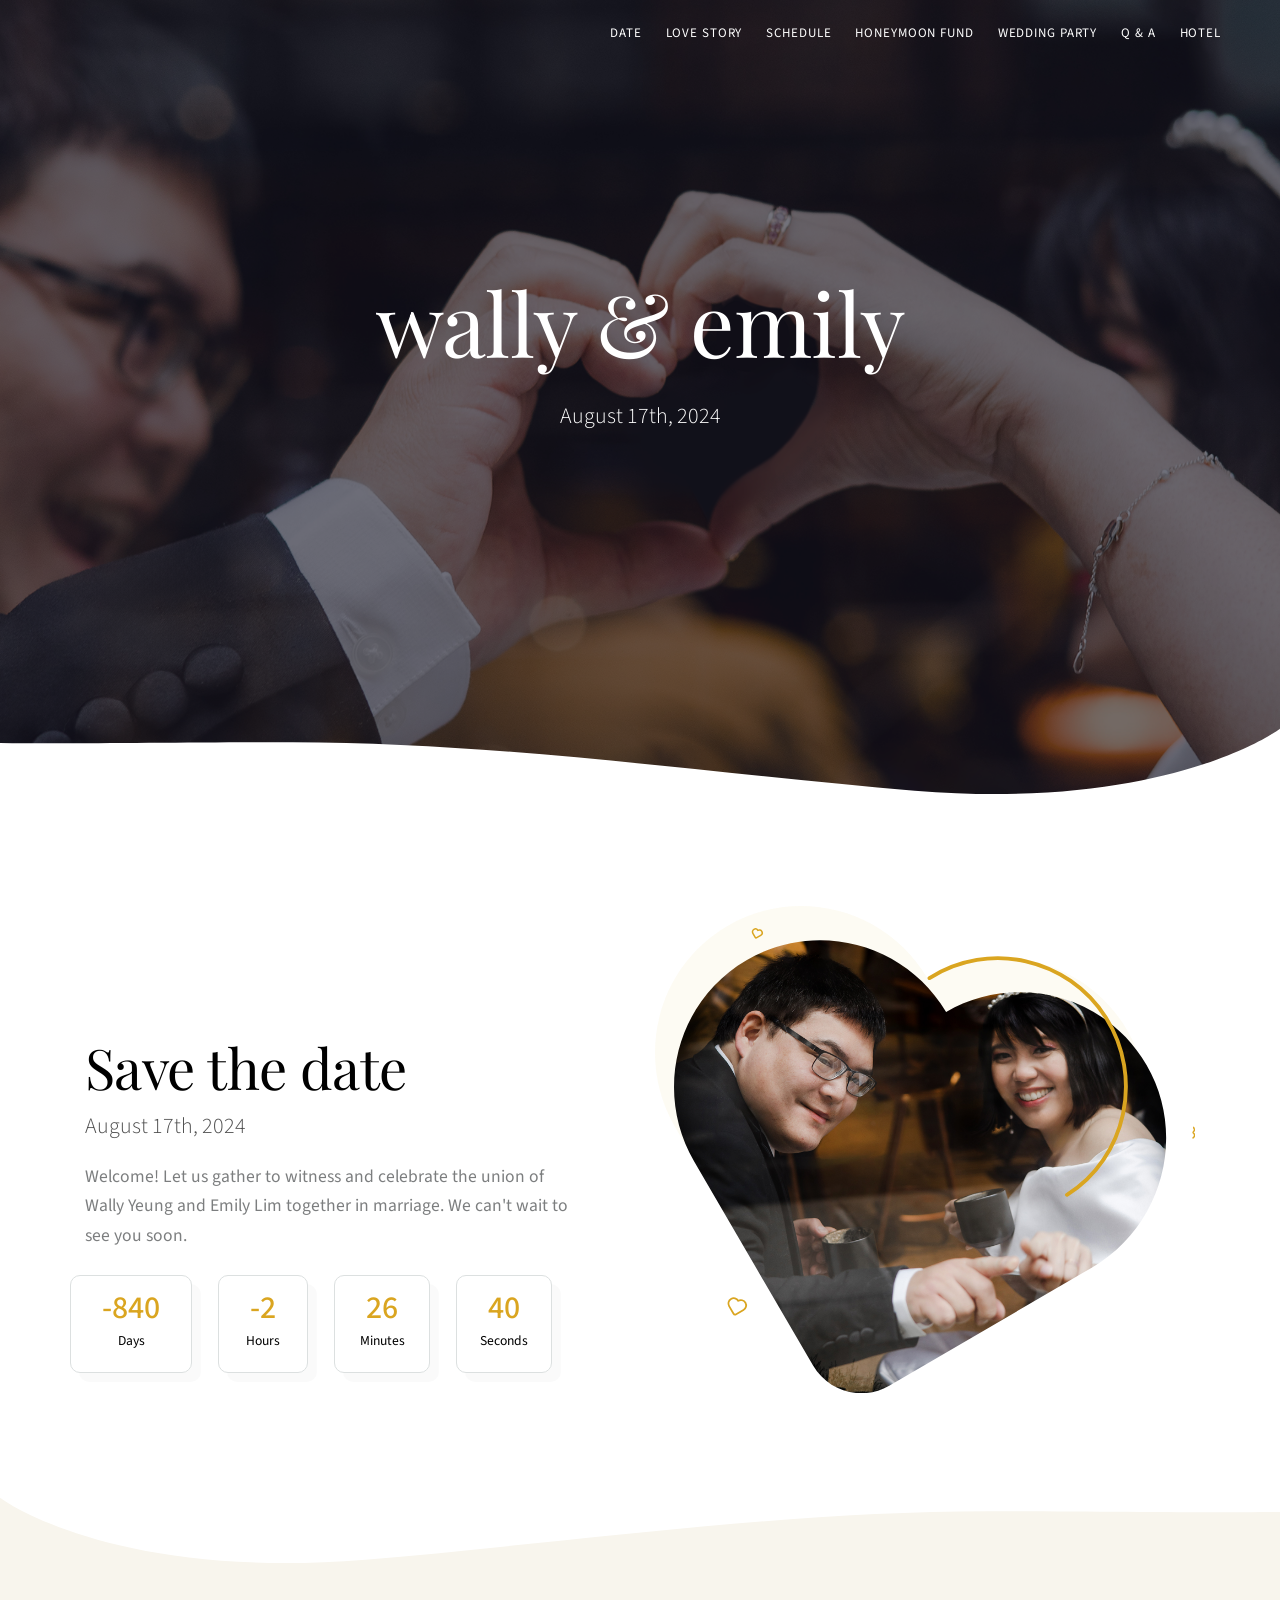
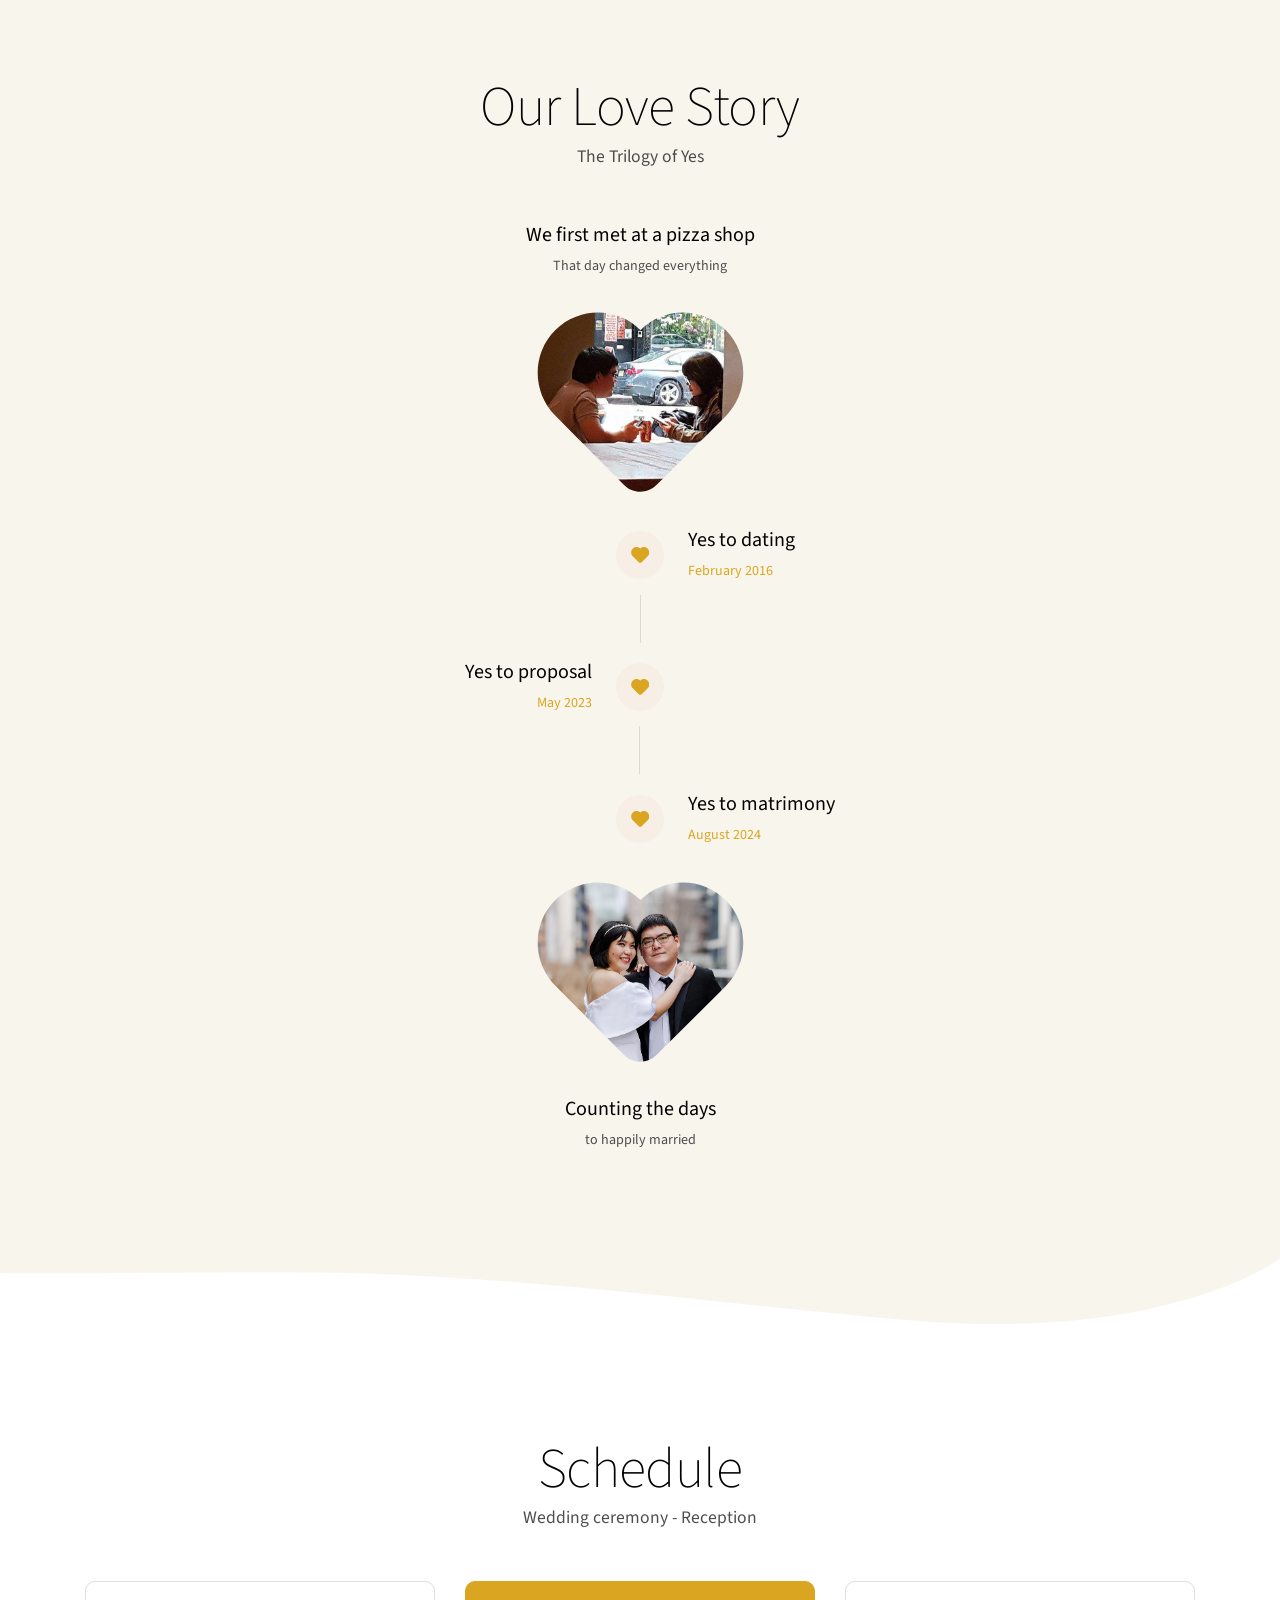
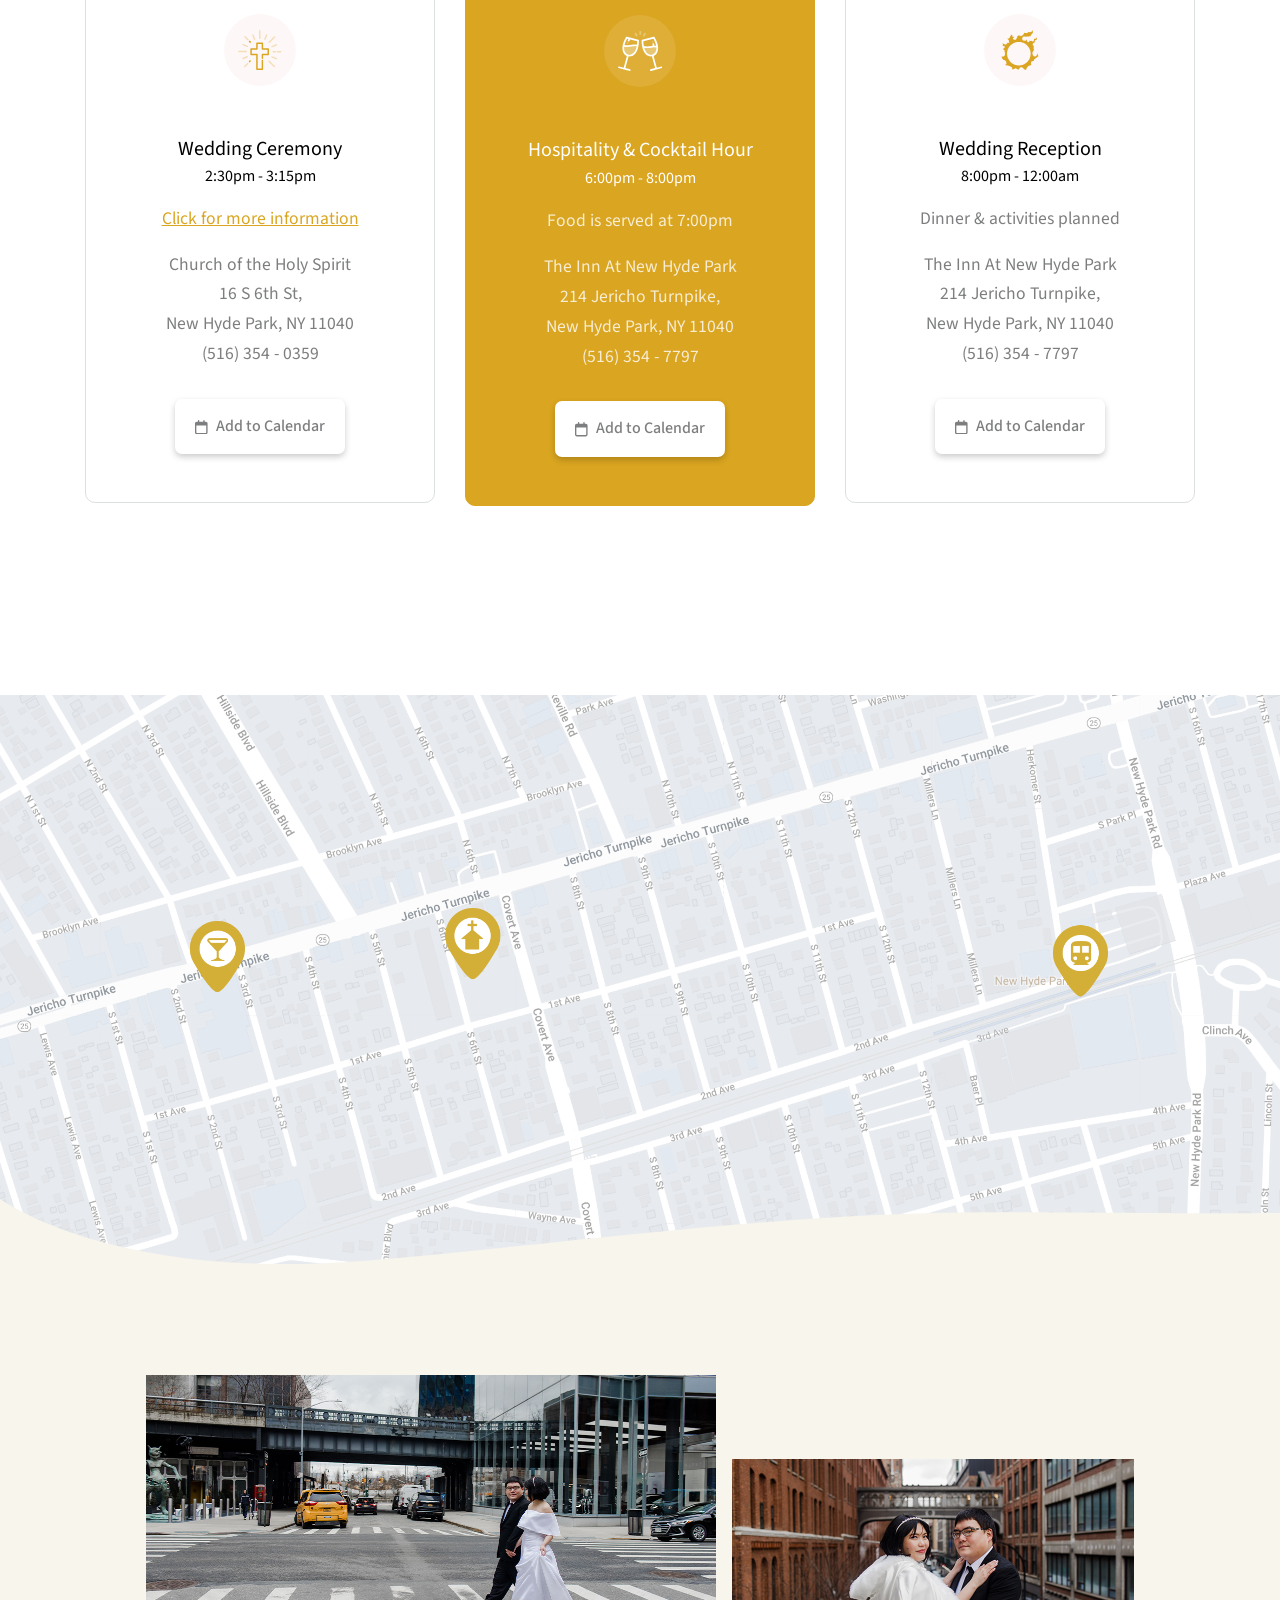
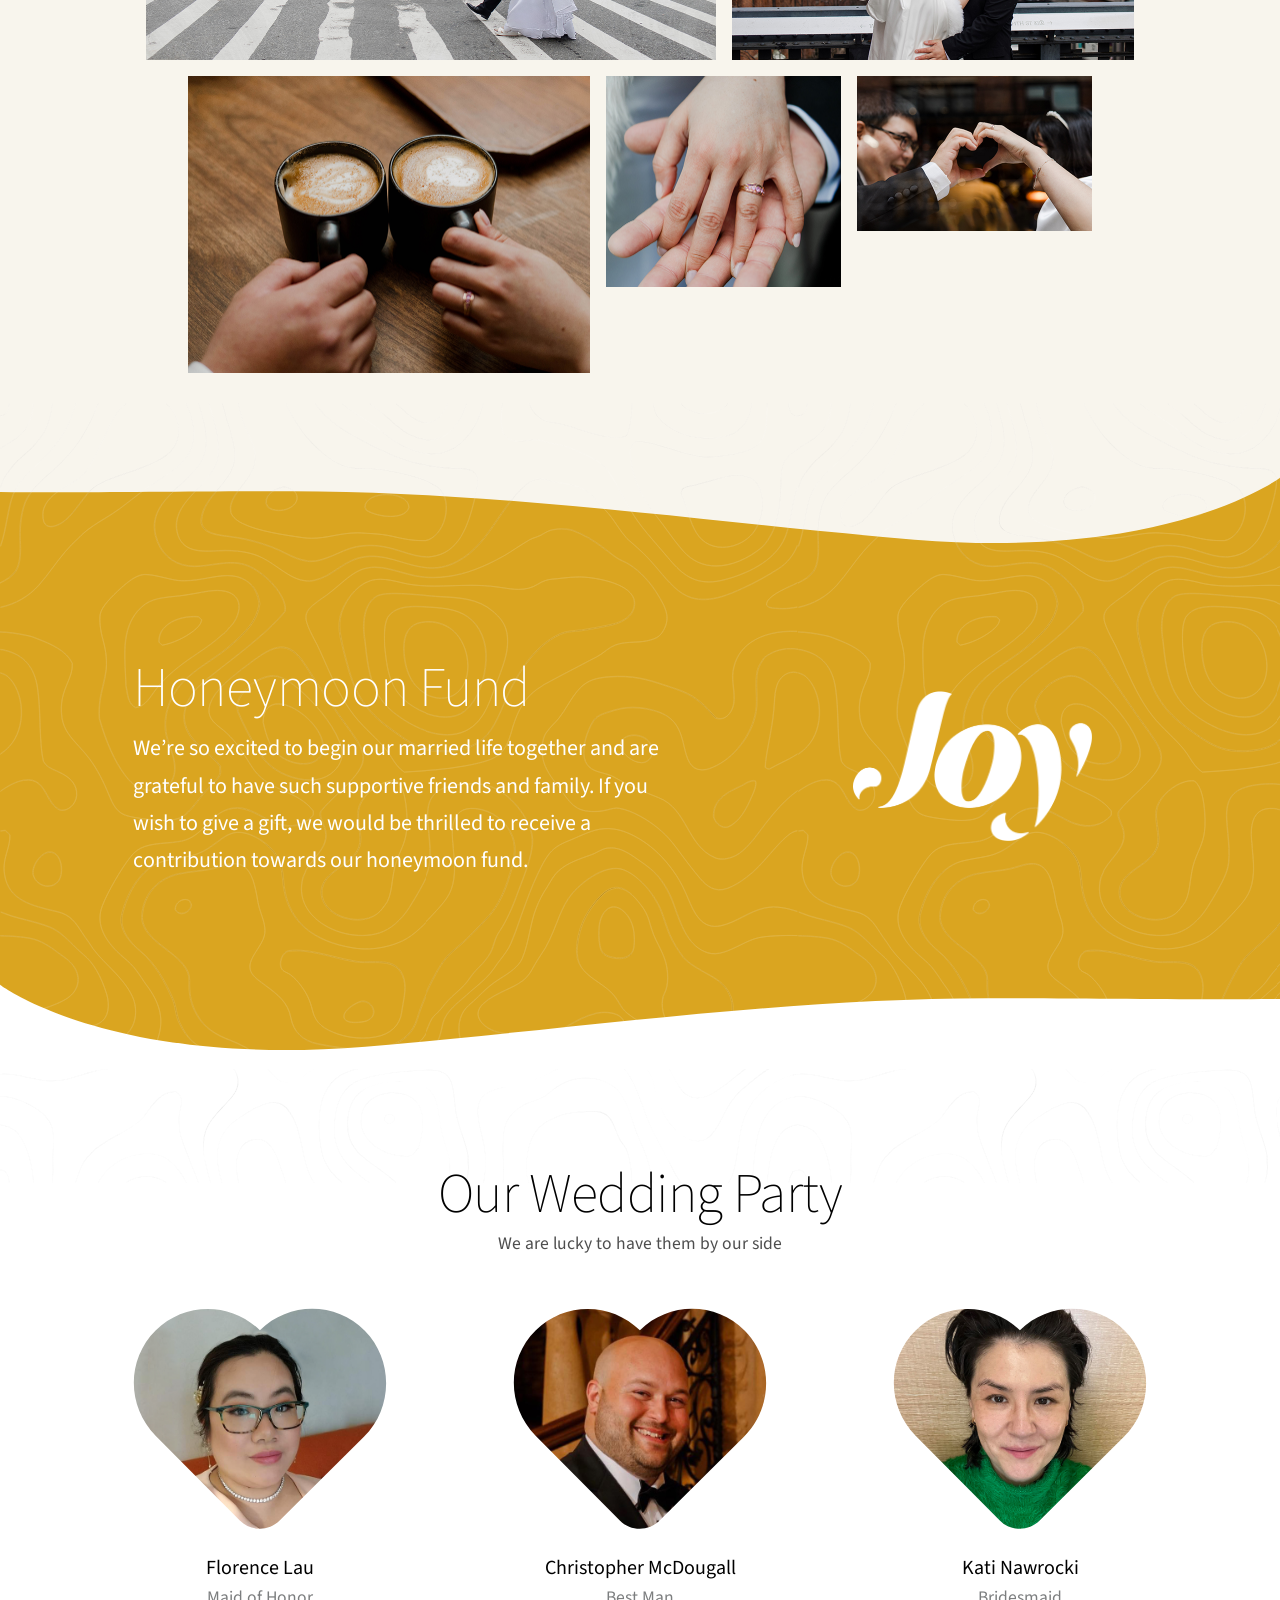
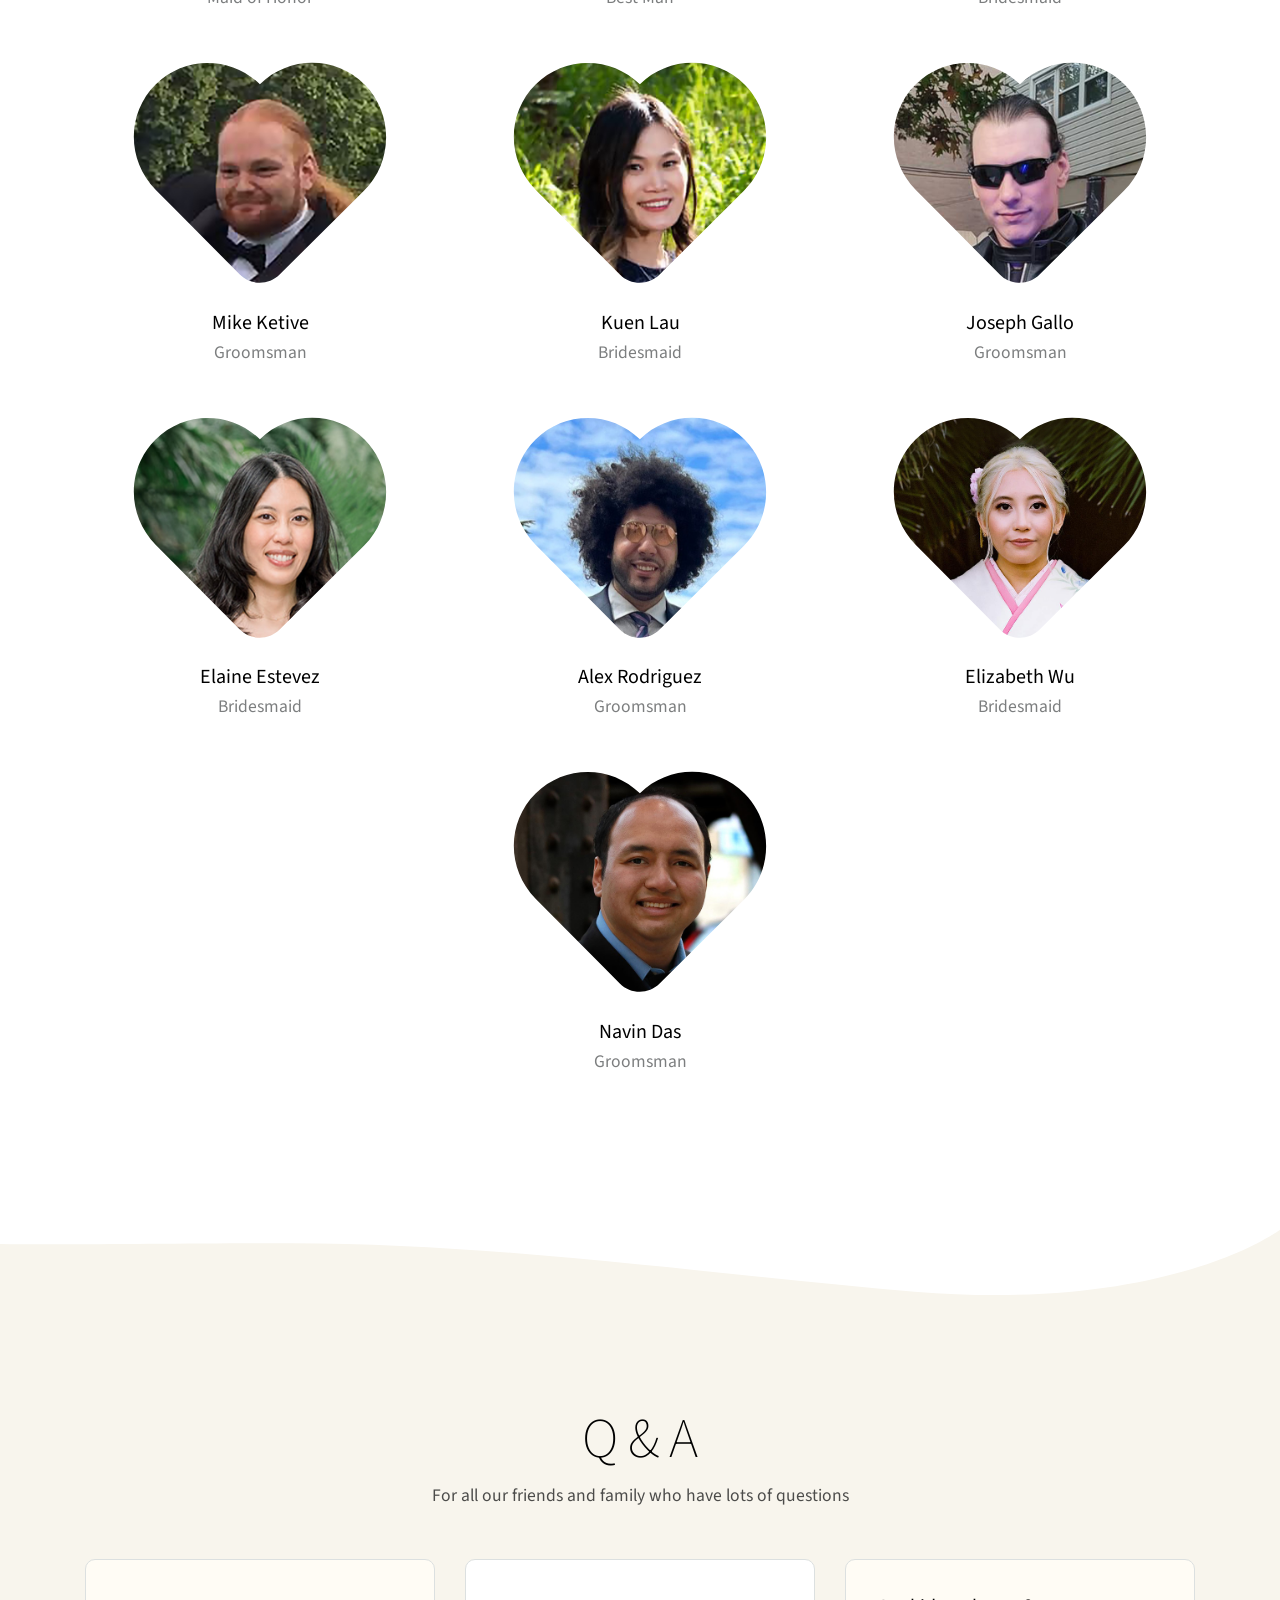
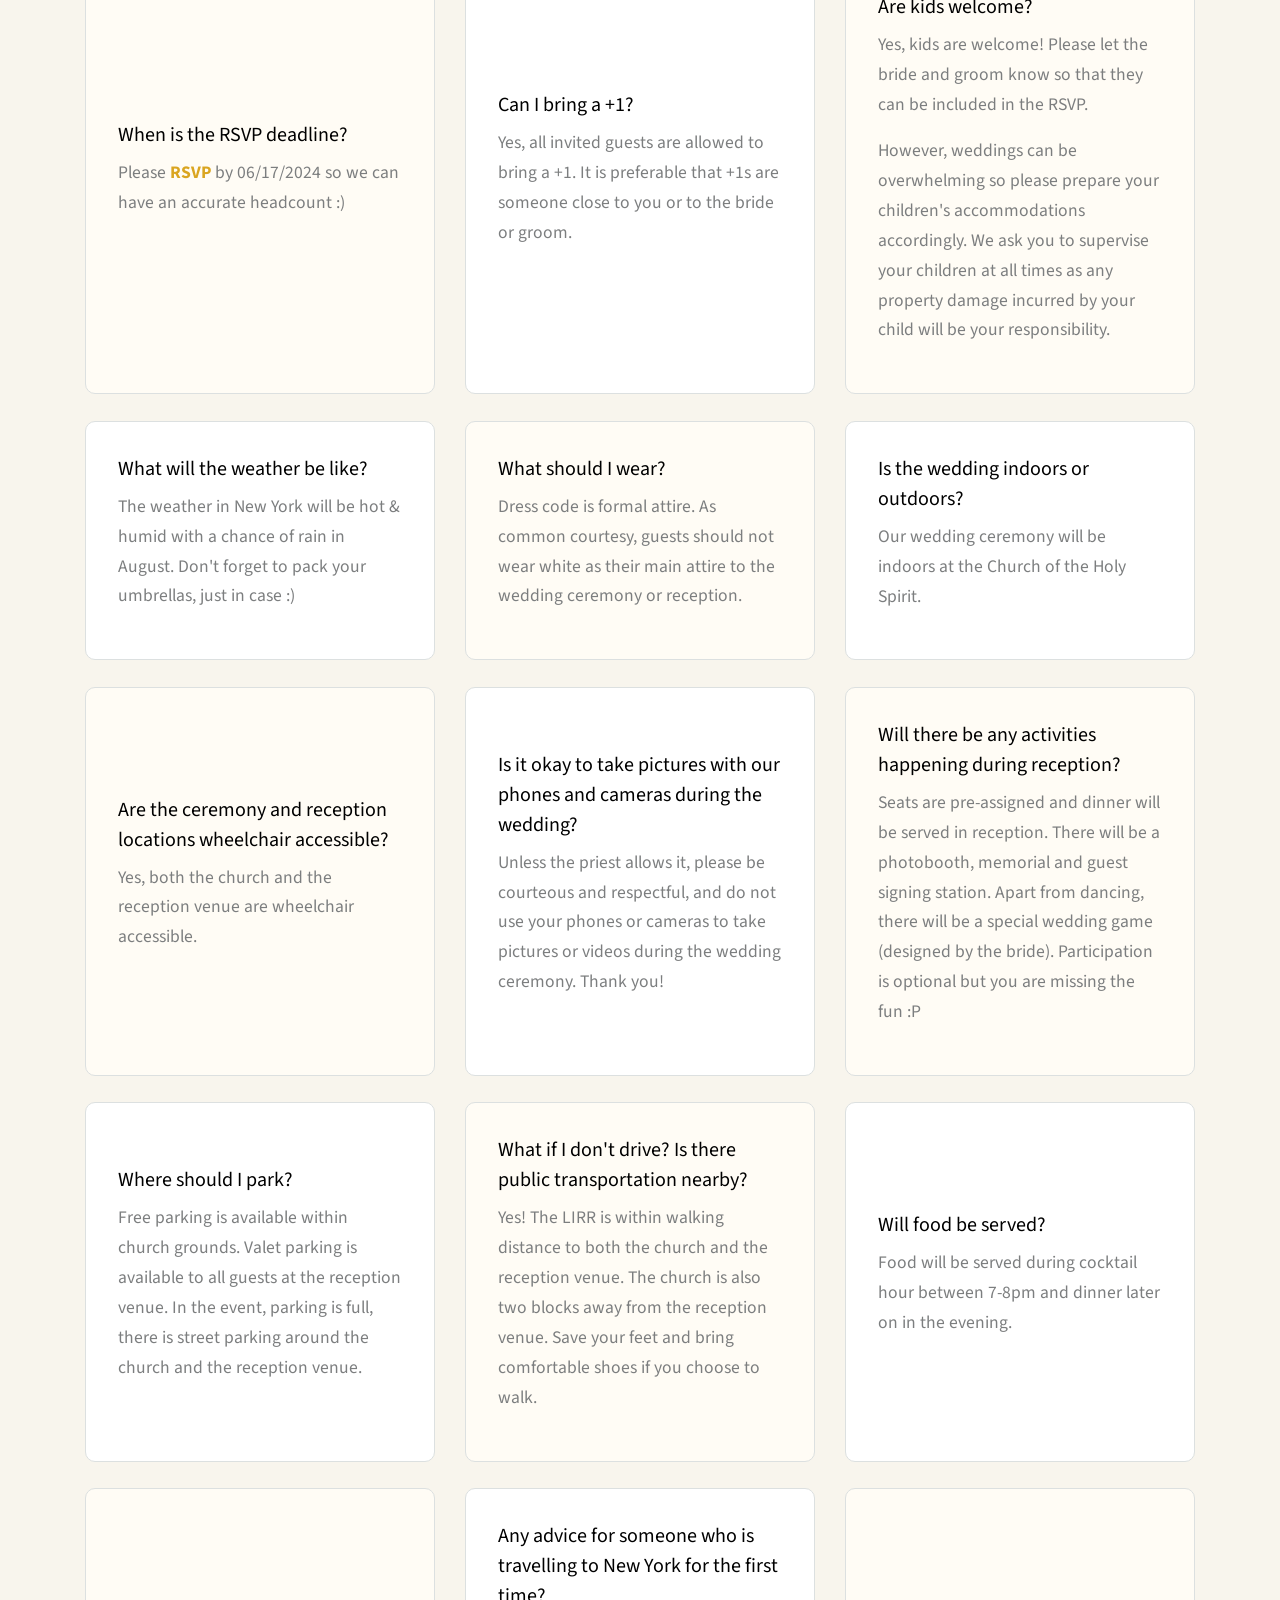
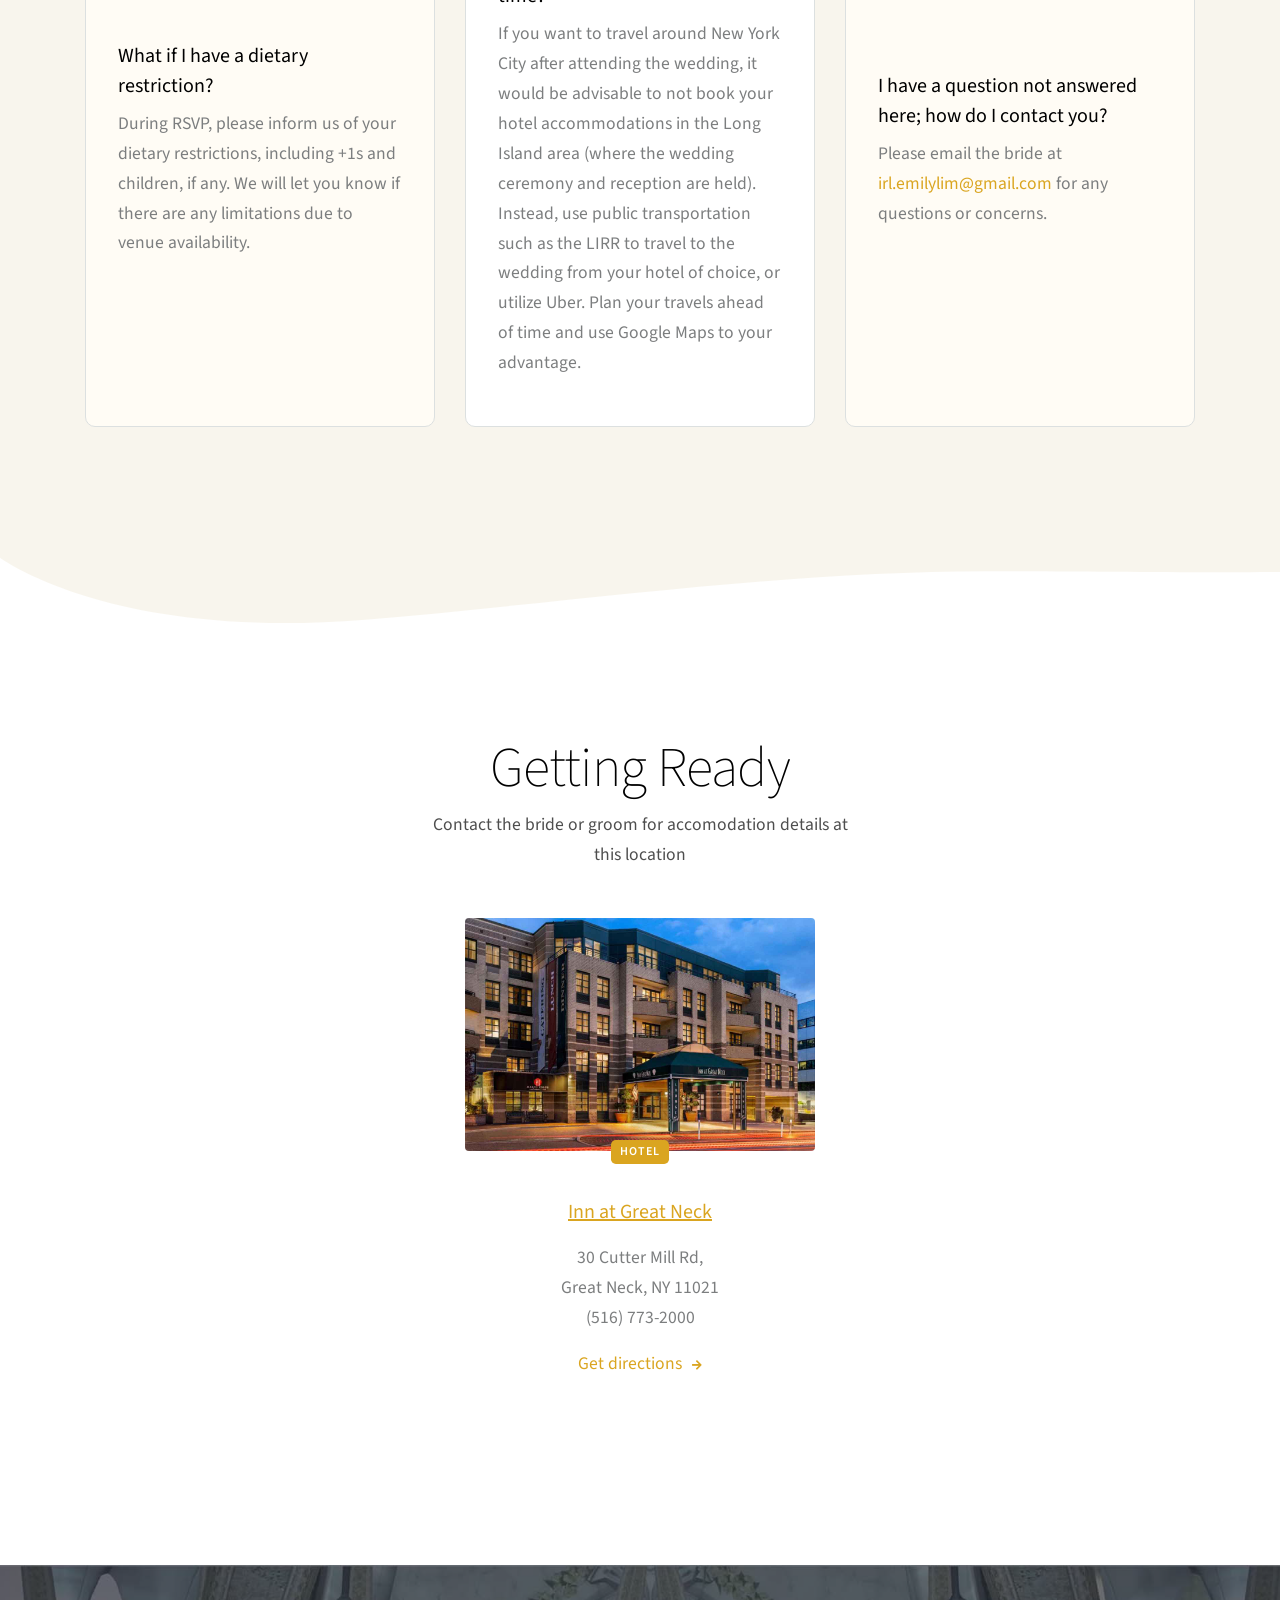
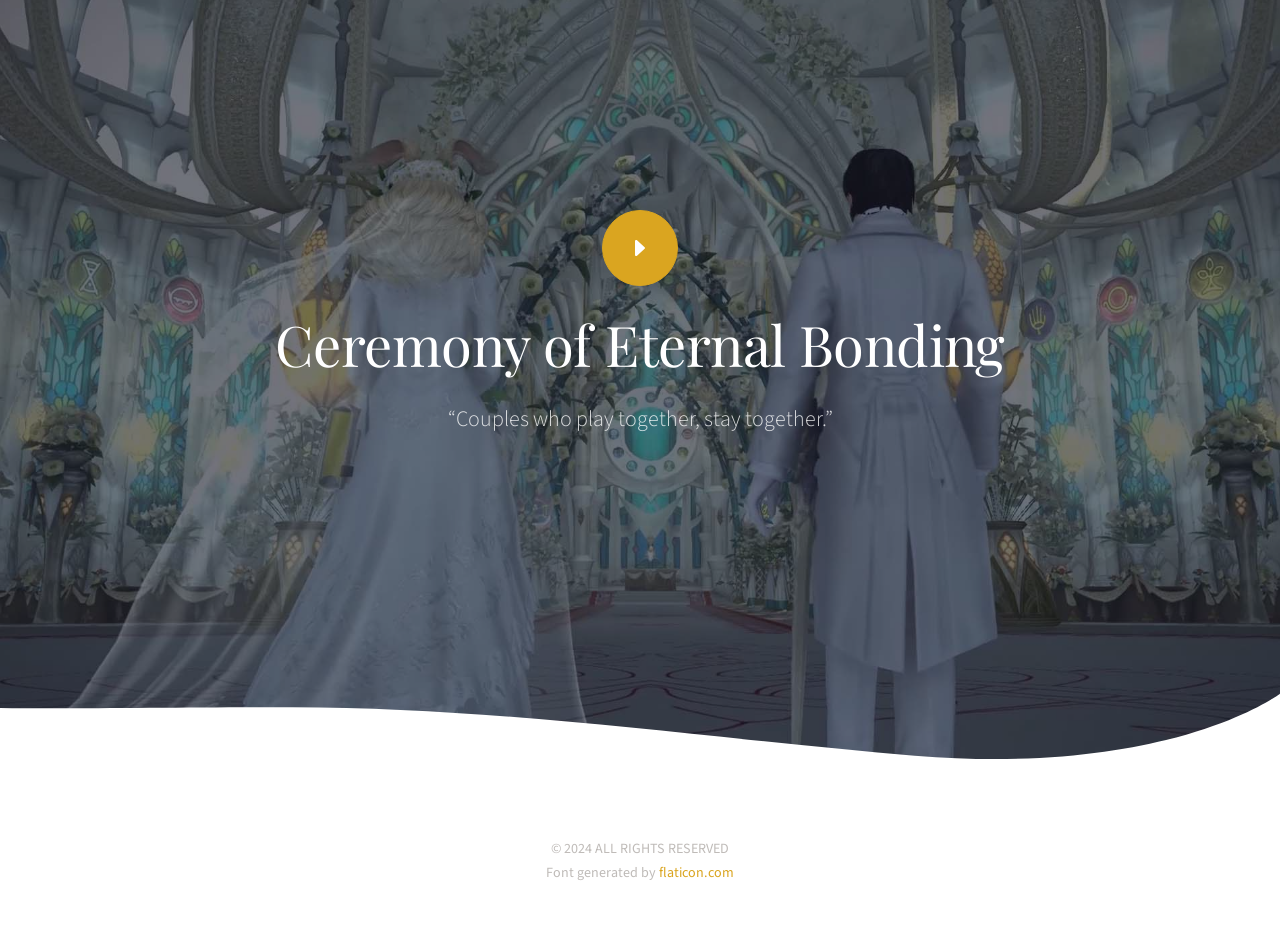
<file: index.html>
<!DOCTYPE html>
<html lang="en">
   <head>
      <!-- Metas -->
      <meta charset="utf-8">
      <title>Wally & Emily - Wedding 2024</title>
      <link rel="icon" type="image/x-icon" href="/W&E.ico">
      <meta name="description" content="">
      <meta name="viewport" content="width=device-width, initial-scale=1.0">
      <!-- Css -->
      <link href="css/bootstrap.css" rel="stylesheet" type="text/css" media="all" />
      <link href="css/main.css" rel="stylesheet" type="text/css" media="all" />
      <link href="css/magnific-popup.css" rel="stylesheet" type="text/css" media="all" />
      <link href="css/fonts.css" rel="stylesheet" type="text/css" media="all" />
      <link href="https://fonts.googleapis.com/css?family=Playfair+Display" rel="stylesheet">
      <link href="https://fonts.googleapis.com/css?family=Source+Sans+Pro:200,300,400,600,700" rel="stylesheet">
      <link href="https://db.onlinewebfonts.com/c/a9a4fb46da375d0d04e57aee6db11caa?family=Jupiter-Bold" rel="stylesheet">
   </head>

   <body>
      <!-- Preloader -->
      <div class="loader">
         <!-- Preloader inner -->
         <div class="loader-inner">
            <svg width="120" height="220" viewbox="0 0 100 100" class="loading-spinner" version="1.1" xmlns="http://www.w3.org/2000/svg">
               <circle class="spinner" cx="50" cy="50" r="21" fill="#ffffff" stroke-width="2" />
            </svg>
         </div>
         <!-- End preloader inner -->
      </div>

      <!-- End preloader-->
      <!--Wrapper-->

      <div class="wrapper">
         <!--Header-->
         <header class="header default">
            <div class="header-section">
               <!--Container-->
               <div class="container-fluid ">
                  <nav class="navbar navbar-expand-lg header-navbar ml-0 ml-lg-5">
                     <button class="navbar-toggler btn-navbar-toggler" type="button" data-toggle="collapse" data-target=".nav-menu" aria-expanded="true" aria-label="Toggle navigation">
                     <span class="fa fa-bars"></span>
                     </button>
                     <div class="nav-menu collapse navbar-collapse navbar-collapse justify-content-end mr-5 ">
                        <ul class=" navbar-nav  header-navbar-nav">
                           <li><a class=" nav-link scroll" href="#resto">Date</a></li>
                           <li><a class=" nav-link scroll" href="#story">Love Story</a></li>
                           <li><a class=" nav-link scroll" href="#wedding">Schedule</a></li>
                           <li><a class=" nav-link scroll" href="#gift">Honeymoon Fund</a></li>
                           <li><a class=" nav-link scroll" href="#friends">Wedding Party</a></li>
                           <li><a class=" nav-link scroll" href="#qa">Q & A</a></li>
                           <li><a class=" nav-link scroll" href="#location">Hotel</a></li>
                        </ul>
                     </div>
                  </nav>
               </div>
               <!--End container-->
            </div>
         </header>

         <!--End header-->
         <!--Hero section-->

         <section class="gradient-overlay gradient-overlay-dark ">
            <img class="bg-image" src="assets/img/top-img.png" alt="">
               <div class="container">
                  <!--row-->
                  <div class="row min-vh-80 align-items-center z-index-2 position-relative text-center">
                     <div class="col-12">
                        <h1 class="display-2  text-white mb-4">wally &amp; emily</h1>
                        <p class="font-weight-300 text-white  lead mb-5 ">August 17th, 2024</p>
                     </div>
                  </div>
                  <!--End row-->
               </div>

            <!--End container-->
            <div class="curved-decoration ">
              <svg width="100%" height="100%" version="1.1" xmlns="http://www.w3.org/2000/svg" xmlns:xlink="http://www.w3.org/1999/xlink" x="0px" y="0px" viewBox="0 0 2560 168.6227" enable-background="new 0 0 2560 168.6227" xml:space="preserve">
                  <g></g>
                  <g>
                     <path d="M2560,0c0,0-219.6543,165.951-730.788,124.0771c-383.3156-31.4028-827.2138-96.9514-1244.7139-96.9514c-212.5106,0-439,3.5-584.4982,1.5844l0,139.9126h2560V0z"/>
                  </g>
               </svg>
            </div>
         </section>

         <!--End hero section-->
         <!--Date section-->

         <section id="resto" class=" ">
            <div class="container spacer-double-lg">
               <div class="row justify-content-lg-between align-items-center">
                  <div class="col-md-6 mb-5 mb-md-0">
                     <div class="pr-md-4">
                        <h1 class="font-secondary display-4">Save the date</h1>
                        <p class="lead font-weight-300 text-dark-gray opacity-8">August 17th, 2024</p>
                        <p class="mb-4 pr-5">Welcome! Let us gather to witness and celebrate the union of Wally Yeung and Emily Lim together in marriage. We can't wait to see you soon.</p>
                          <div class="row text-center">
                             <div id="clockdiv">
                                <div>
                                  <span class="days"></span>
                                  <div class="smalltext">Days</div>
                                </div>
                                <div>
                                  <span class="hours"></span>
                                  <div class="smalltext">Hours</div>
                                </div>
                                <div>
                                  <span class="minutes"></span>
                                  <div class="smalltext">Minutes</div>
                                </div>
                                <div>
                                  <span class="seconds"></span>
                                  <div class="smalltext">Seconds</div>
                                </div>
                              </div>
                          </div>
                     </div>
                  </div>

                  <div class="col-md-6">
                     <div class="svg-mask-container">
                        <svg version="1.1" id="p.svg" xmlns="http://www.w3.org/2000/svg" xmlns:xlink="http://www.w3.org/1999/xlink" x="0px" y="0px" viewBox="0 0 980.2914 884.5557" enable-background="new 0 0 980.2914 884.5557" xml:space="preserve">
                           <path opacity="0.05" fill="#daa520" d="M493.9887,130.1238L493.9887,130.1238C419.5373,4.797,257.8407-37.3296,131.6182,36.1312
                              C4.3062,110.2269-37.5245,274.4576,36.6059,401.6698l215.8423,370.3983c28.1165,48.2495,90.0233,64.5706,138.2729,36.4541
                              l368.4115-214.6845c127.2958-74.1791,172.7084-240.1479,98.7059-367.5465C783.976,99.1337,621.0024,56.1091,493.9887,130.1238z" />
                           <path fill="none" stroke="#daa520" stroke-width="3.1978" stroke-miterlimit="10" d="M151.0414,716.6817L151.0414,716.6817
                              c-2.6854-4.5204-8.5175-6.0399-13.0702-3.3902c-4.592,2.6725-6.1008,8.5961-3.427,13.1844l7.7851,13.3598
                              c1.0141,1.7403,3.247,2.3289,4.9873,1.3148l13.2881-7.7433c4.5914-2.6756,6.2294-8.6618,3.5602-13.257
                              C161.5008,715.5639,155.6226,714.0121,151.0414,716.6817z" />
                           <path fill="none" stroke="#daa520" stroke-width="2.7402" stroke-miterlimit="10" d="M186.6779,44.1803L186.6779,44.1803
                              c-1.4613-2.4599-4.635-3.2867-7.1125-1.8449c-2.4988,1.4543-3.3199,4.6778-1.8649,7.1747l4.2365,7.2701
                              c0.5519,0.947,1.767,1.2674,2.714,0.7155l7.2311-4.2138c2.4985-1.456,3.3899-4.7136,1.9374-7.2141
                              C192.3697,43.572,189.1709,42.7276,186.6779,44.1803z" />
                           <path fill="none" stroke="#daa520" stroke-width="2.5752" stroke-miterlimit="10" d="M978.3951,400.8979
                              c-0.5042,0.934-0.5042,2.0591,0,2.993c0.3052,0.4453,0.5839,0.9083,0.835,1.3862c0.5513,1.3705-0.4096,2.8669-1.3862,3.9854
                              c-0.6144,0.7089-1.3075,1.6697-0.8979,2.5203c0.1919,0.3133,0.4371,0.5904,0.7246,0.8192c2.0887,2.0325,2.1343,5.3734,0.1018,7.4622
                              c-0.5895,0.6058-1.3159,1.0612-2.1182,1.3277" />
                           <defs>
                              <mask id="mask">
                                 <path fill="#ffffff" d="M528.4855,192.3897L528.4855,192.3897C454.034,67.0629,292.3375,24.9363,166.115,98.3971
                                    C38.8029,172.4928-3.0277,336.7236,71.1027,463.9358L286.945,834.3341c28.1165,48.2495,90.0233,64.5706,138.2729,36.4541
                                    l368.4115-214.6845c127.2958-74.1792,172.7084-240.1479,98.7059-367.5465C818.4728,161.3996,655.4992,118.375,528.4855,192.3897z" />
                              </mask>
                           </defs>
                           <image mask="url(#mask)" width="981" height="885" xlink:href="assets/img/mask-lg.jpg" />
                           <g>
                              <path fill="none" stroke="#daa520" stroke-width="7" stroke-linecap="round" stroke-miterlimit="10" d="M747.8805,524.349
                                 c108.1955-68.637,139.1927-213.677,70.5558-321.8725S606.4696,62.2462,498.2741,130.8832l0,0" />
                           </g>
                        </svg>
                     </div>
                  </div>
               </div>
            </div>

            <div class="curved-decoration">
               <svg  width="100%" height="100%" class="bg-secondary-svg" version="1.1" xmlns="http://www.w3.org/2000/svg" xmlns:xlink="http://www.w3.org/1999/xlink" x="0px" y="0px"
                   viewBox="0 0 2560 168.6227" enable-background="new 0 0 2560 168.6227" xml:space="preserve">
                  <g></g>
                  <g>
                     <path d="M0,0c0,0,219.6543,165.951,730.788,124.0771c383.3156-31.4028,827.2139-96.9514,1244.7139-96.9514
                        c212.5106,0,438.9999,3.5,584.4982,1.5844v139.9126H0V0z"/>
                  </g>
               </svg>
            </div>
         </section>
         <!--End date section-->

         <section id="story" class=" bg-secondary spacer-one-top-lg">
            <!--Container-->
            <div class="container spacer-one-bottom-lg">
               <!--Row-->
               <div class="row justify-content-center">
                  <div class="col">
                     <div class=" text-center mb-5 pb-5">
                        <h1 class="display-4 mb-0">Our Love Story</h1>
                        <p class="w-md-40 mb-0 mx-auto text-dark-gray opacity-8 ">The Trilogy of Yes</p>
                     </div>
                  </div>
               </div>
               <!--End row-->

               <div class="row  justify-content-center">
                  <div class="col-lg-12 text-center">
                     <div class="mb-3 pb-3">
                        <h5 class="mb-0">We first met at a pizza shop</h5>
                        <span class="small text-dark-gray opacity-8">That day changed everything</span>
                     </div>
                  </div>

                  <div class="col-md-3 d-flex flex-column align-items-center">
                     <div class="mb-3 pb-3 px-4">
                        <div class="svg-mask-container">
                           <svg width="100%" height="100%" version="1.1" xmlns="http://www.w3.org/2000/svg" xmlns:xlink="http://www.w3.org/1999/xlink" x="0px" y="0px" viewBox="0 0 607 532" enable-background="new 0 0 607 532" xml:space="preserve">
                              <defs>
                                 <mask id="mask-small-1">
                                    <path fill="#FFFFFF" d="M303.2954,55.7655L303.2954,55.7655c-68.9887-68.3032-180.269-68.3601-249.3155,0.1402
                                       c-69.6423,69.0921-69.0838,181.9562,0.0139,251.5284l201.1888,202.5704c26.2076,26.3876,68.8445,26.5335,95.2321,0.3258
                                       l201.4838-200.1096c69.6179-69.1431,71.0768-183.7278,2.0303-253.4415C485.013-12.8027,372.7591-13.2244,303.2954,55.7655z" />
                                 </mask>
                              </defs>
                              <image mask="url(#mask-small-1)" width="607" height="532" xlink:href="assets/img/mask-md.jpg" />
                           </svg>
                        </div>
                     </div>
                  </div>
               </div>

               <div class="row">
                  <div class="col d-flex flex-column align-items-center">
                     <ol class="story mb-0">
                        <li>
                           <div class="story-icon bg-icon-primary">
                              <svg version="1.1" class="icon-svg" xmlns="http://www.w3.org/2000/svg" xmlns:xlink="http://www.w3.org/1999/xlink" x="0px" y="0px" viewBox="0 0 107 93" enable-background="new 0 0 107 93" xml:space="preserve">
                                 <path fill="#daa520" d="M53.6825,9.4436L53.6825,9.4436C41.6532-2.4793,22.2392-2.5,10.1866,9.4439
                                    c-12.1565,12.0471-12.07,31.7375-0.0219,43.8819l35.08,35.3601c4.5697,4.6061,12.0081,4.6357,16.6142,0.0661l35.1704-34.8918
                                    c12.1523-12.056,12.4179-32.0464,0.3787-44.2154C85.3917-2.5013,65.8078-2.5857,53.6825,9.4436z" />
                              </svg>
                           </div>
                              <div>
                                 <h5 class="mb-0">Yes to dating</h5>
                                 <span class="small text-primary">February 2016</span>
                              </div>
                        </li>

                        <li>
                           <div class="story-icon bg-icon-primary">
                              <svg version="1.1" class="icon-svg" xmlns="http://www.w3.org/2000/svg" xmlns:xlink="http://www.w3.org/1999/xlink" x="0px" y="0px" viewBox="0 0 107 93" enable-background="new 0 0 107 93" xml:space="preserve">
                                 <path fill="#daa520" d="M53.6825,9.4436L53.6825,9.4436C41.6532-2.4793,22.2392-2.5,10.1866,9.4439
                                    c-12.1565,12.0471-12.07,31.7375-0.0219,43.8819l35.08,35.3601c4.5697,4.6061,12.0081,4.6357,16.6142,0.0661l35.1704-34.8918
                                    c12.1523-12.056,12.4179-32.0464,0.3787-44.2154C85.3917-2.5013,65.8078-2.5857,53.6825,9.4436z" />
                              </svg>
                           </div>
                              <div>
                                 <h5 class="mb-0">Yes to proposal</h5>
                                 <span class="small text-primary">May 2023</span>
                              </div>
                        </li>

                        <li>
                           <div class="story-icon bg-icon-primary">
                              <svg  version="1.1" class="icon-svg" xmlns="http://www.w3.org/2000/svg" xmlns:xlink="http://www.w3.org/1999/xlink" x="0px" y="0px" viewBox="0 0 107 93" enable-background="new 0 0 107 93" xml:space="preserve">
                                 <path fill="#daa520" d="M53.6825,9.4436L53.6825,9.4436C41.6532-2.4793,22.2392-2.5,10.1866,9.4439
                                    c-12.1565,12.0471-12.07,31.7375-0.0219,43.8819l35.08,35.3601c4.5697,4.6061,12.0081,4.6357,16.6142,0.0661l35.1704-34.8918
                                    c12.1523-12.056,12.4179-32.0464,0.3787-44.2154C85.3917-2.5013,65.8078-2.5857,53.6825,9.4436z" />
                              </svg>
                           </div>
                              <div>
                                 <h5 class="mb-0">Yes to matrimony</h5>
                                 <span class="small text-primary">August 2024</span>
                              </div>
                        </li>
                     </ol>
                  </div>
               </div>

               <div class="row  justify-content-center">
                  <div class="col-md-3 d-flex flex-column align-items-center">
                     <div class="mb-3 pb-3 mt-3 pt-3 px-4">
                        <div class="svg-mask-container">
                           <svg width="100%" height="100%" version="1.1" xmlns="http://www.w3.org/2000/svg" xmlns:xlink="http://www.w3.org/1999/xlink" x="0px" y="0px" viewBox="0 0 607 532" enable-background="new 0 0 607 532" xml:space="preserve">
                              <defs>
                                 <mask id="mask-small-2">
                                    <path fill="#FFFFFF" d="M303.2954,55.7655L303.2954,55.7655c-68.9887-68.3032-180.269-68.3601-249.3155,0.1402
                                       c-69.6423,69.0921-69.0838,181.9562,0.0139,251.5284l201.1888,202.5704c26.2076,26.3876,68.8445,26.5335,95.2321,0.3258
                                       l201.4838-200.1096c69.6179-69.1431,71.0768-183.7278,2.0303-253.4415C485.013-12.8027,372.7591-13.2244,303.2954,55.7655z" />
                                 </mask>
                              </defs>
                              <image mask="url(#mask-small-2)" width="607" height="532" xlink:href="assets/img/mask-md2.jpg" />
                           </svg>
                        </div>
                     </div>
                  </div>

                  <div class="col-lg-12 text-center">
                     <div class="">
                        <h5 class="mb-0">Counting the days</h5>
                        <span class="small text-dark-gray opacity-8">to happily married</span>
                     </div>
                  </div>
               </div>
            </div>
            <!--End container-->

            <div class="curved-decoration ">
               <svg width="100%" height="100%" class="bg-white-svg" version="1.1" xmlns="http://www.w3.org/2000/svg" xmlns:xlink="http://www.w3.org/1999/xlink" x="0px" y="0px" viewBox="0 0 2560 168.6227" enable-background="new 0 0 2560 168.6227" xml:space="preserve">
                  <g></g>
                  <g>
                     <path d="M2560,0c0,0-219.6543,165.951-730.788,124.0771c-383.3156-31.4028-827.2138-96.9514-1244.7139-96.9514
                        c-212.5106,0-439,3.5-584.4982,1.5844l0,139.9126h2560V0z"/>
                  </g>
               </svg>
            </div>
         </section>

         <section id="wedding" class="spacer-one-top-lg">
            <!--Container-->
            <div class="container spacer-one-bottom-lg">
               <!--Row-->
               <div class="row justify-content-center">
                  <div class="col">
                     <div class=" text-center mb-5 pb-5">
                        <h1 class="display-4 mb-0">Schedule</h1>
                        <p class="w-md-40 mb-0 mx-auto text-dark-gray opacity-8 ">Wedding ceremony - Reception</p>
                     </div>
                  </div>
               </div>
               <!--End row-->

               <!--Row-->
               <div class="row">
                  <div class="col-md-6 col-lg-4 d-flex mb-4 mb-lg-0">
                     <div class="card card-body justify-content-between">
                        <div class="icon-round mb-5 mb-md-5  bg-icon-primary">
                           <svg class="icon-svg" version="1.1" xmlns="http://www.w3.org/2000/svg" xmlns:xlink="http://www.w3.org/1999/xlink" x="0px" y="0px" viewBox="0 0 156.016 144" enable-background="new 0 0 156.016 144" xml:space="preserve">
                              <g>
                                 <g>
                                    <g>
                                       <path fill="#daa520" d="M46.0314,41.7797l-2.7211-2.7211c-1.0296-1.0296-2.6989-1.0296-3.7282,0
                                          c-1.0296,1.0296-1.0296,2.6986,0,3.7282l2.7211,2.7211c0.5147,0.515,1.1896,0.7722,1.864,0.7722
                                          c0.6743,0,1.3496-0.2572,1.864-0.7722C47.0611,44.4783,47.0611,42.8093,46.0314,41.7797z" />
                                    </g>
                                 </g>
                                 <g>
                                    <g>
                                       <path fill="#daa520" d="M45.5076,109.9846c-1.029-1.0296-2.6983-1.0296-3.7282,0l-2.0709,2.0706
                                          c-1.0296,1.0296-1.0296,2.6989,0,3.7285c0.5147,0.515,1.1896,0.7722,1.864,0.7722c0.6743,0,1.3496-0.2572,1.864-0.7722
                                          l2.0709-2.0703C46.5372,112.6834,46.5372,111.0142,45.5076,109.9846z" />
                                    </g>
                                 </g>
                                 <g>
                                    <g>
                                       <g>
                                          <path fill="#daa520" d="M108.9037,65.5264H90.4893V47.7202c0-1.4559-1.1799-2.6364-2.6364-2.6364H68.1625
                                             c-1.4559,0-2.6364,1.1805-2.6364,2.6364v17.8062H47.1113c-1.4559,0-2.6364,1.1805-2.6364,2.6364v19.69
                                             c0,1.456,1.1805,2.6364,2.6364,2.6364h18.4148v50.8743c0,1.4559,1.1805,2.6364,2.6364,2.6364h19.6903
                                             c1.4562,0,2.6364-1.1805,2.6364-2.6364v-31.784c0-1.4559-1.1799-2.6364-2.6364-2.6364c-1.4566,0-2.6364,1.1805-2.6364,2.6364
                                             v29.1476H70.7986V87.8528c0-1.4559-1.1805-2.6364-2.6364-2.6364H49.7474V70.7992h18.4148c1.4559,0,2.6364-1.1805,2.6364-2.6364
                                             V50.3566h14.4178v17.8062c0,1.4559,1.1799,2.6364,2.6364,2.6364h18.4145v14.4175H87.8528c-1.4563,0-2.6364,1.1805-2.6364,2.6364
                                             v13.759c0,1.4559,1.1799,2.6364,2.6364,2.6364c1.4566,0,2.6364-1.1805,2.6364-2.6364V90.4896h18.4145
                                             c1.4562,0,2.6364-1.1805,2.6364-2.6364v-19.69C111.5401,66.7069,110.36,65.5264,108.9037,65.5264z" />
                                       </g>
                                    </g>
                                    <g opacity="0.3">
                                       <g>
                                          <g>
                                             <path fill="#daa520" d="M78.3782,0c-1.4559,0-2.6364,1.1805-2.6364,2.6364v27.1434c0,1.4559,1.1805,2.6364,2.6364,2.6364
                                                c1.4563,0,2.6364-1.1805,2.6364-2.6364V2.6364C81.0146,1.1802,79.8348,0,78.3782,0z" />
                                          </g>
                                       </g>
                                       <g>
                                          <g>
                                             <path fill="#daa520" d="M153.3795,75.7418h-10.9263c-1.4562,0-2.6364,1.1805-2.6364,2.6364
                                                c0,1.4559,1.1802,2.6364,2.6364,2.6364h10.9263c1.4563,0,2.6364-1.1805,2.6364-2.6364
                                                C156.016,76.9223,154.8355,75.7418,153.3795,75.7418z" />
                                          </g>
                                       </g>
                                       <g>
                                          <g>
                                             <path fill="#daa520" d="M135.1888,75.7418h-8.9526c-1.4562,0-2.6364,1.1805-2.6364,2.6364
                                                c0,1.4559,1.1802,2.6364,2.6364,2.6364h8.9526c1.4562,0,2.6364-1.1805,2.6364-2.6364
                                                C137.8252,76.9223,136.645,75.7418,135.1888,75.7418z" />
                                          </g>
                                       </g>
                                       <g>
                                          <g>
                                             <path fill="#daa520" d="M133.4302,23.1099c-1.03-1.0296-2.6989-1.0296-3.7285,0l-19.1933,19.1933
                                                c-1.0296,1.0296-1.0296,2.6986,0,3.7282c0.5147,0.515,1.1896,0.7722,1.864,0.7722c0.6746,0,1.3496-0.2572,1.8646-0.7722
                                                l19.1933-19.1933C134.4599,25.8085,134.4599,24.1389,133.4302,23.1099z" />
                                          </g>
                                       </g>
                                       <g>
                                          <g>
                                             <path fill="#daa520" d="M37.6864,33.434l-10.848-10.848c-1.0293-1.0296-2.6986-1.0296-3.7282,0
                                                c-1.0296,1.0296-1.0296,2.6986,0,3.7282l10.848,10.848c0.5147,0.515,1.1896,0.7722,1.864,0.7722
                                                c0.6743,0,1.3496-0.2572,1.864-0.7722C38.716,36.1326,38.716,34.4637,37.6864,33.434z" />
                                          </g>
                                       </g>
                                       <g>
                                          <g>
                                             <path fill="#daa520" d="M29.7799,75.0013H2.6364C1.1805,75.0013,0,76.1818,0,77.6378c0,1.4559,1.1805,2.6364,2.6364,2.6364
                                                h27.1434c1.4559,0,2.6364-1.1805,2.6364-2.6364C32.4163,76.1818,31.2358,75.0013,29.7799,75.0013z" />
                                          </g>
                                       </g>
                                       <g>
                                          <g>
                                             <path fill="#daa520" d="M36.8758,118.6163c-1.0293-1.0293-2.6986-1.0296-3.7282,0l-10.5612,10.5612
                                                c-1.0296,1.0296-1.0296,2.6986,0,3.7282c0.5147,0.515,1.1896,0.7722,1.864,0.7722s1.3496-0.2572,1.864-0.7722l10.5612-10.5612
                                                C37.9055,121.3149,37.9055,119.646,36.8758,118.6163z" />
                                          </g>
                                       </g>
                                       <g>
                                          <g>
                                             <path fill="#daa520" d="M132.9067,129.7014l-19.1936-19.1933c-1.03-1.0293-2.6989-1.0296-3.7285,0
                                                c-1.0296,1.0296-1.0296,2.6986,0,3.7282l19.1933,19.1933c0.515,0.515,1.1896,0.7722,1.8643,0.7722s1.3496-0.2572,1.8646-0.7722
                                                C133.9363,132.4,133.9363,130.7307,132.9067,129.7014z" />
                                          </g>
                                       </g>
                                       <g>
                                          <g>
                                             <path fill="#daa520" d="M62.3311,32.3014l-6.4067-15.4602c-0.557-1.345-2.0998-1.9837-3.4448-1.4264
                                                c-1.3453,0.5576-1.9837,2.0995-1.4264,3.4448l6.4067,15.4602c0.4208,1.015,1.4023,1.6278,2.4368,1.6278
                                                c0.3364,0,0.6783-0.0646,1.008-0.2014C62.2498,35.1889,62.8881,33.6467,62.3311,32.3014z" />
                                          </g>
                                       </g>
                                       <g>
                                          <g>
                                             <path fill="#daa520" d="M140.6036,52.4826c-0.5576-1.3453-2.0992-1.9843-3.4448-1.4267l-15.4599,6.4027
                                                c-1.345,0.557-1.9843,2.0992-1.4273,3.4445c0.4208,1.0156,1.4023,1.6281,2.4371,1.6281c0.3361,0,0.678-0.0646,1.0077-0.2014
                                                l15.4599-6.4027C140.5213,55.3698,141.1606,53.8279,140.6036,52.4826z" />
                                          </g>
                                       </g>
                                       <g>
                                          <g>
                                             <path fill="#daa520" d="M104.2208,15.6942c-1.3438-0.5567-2.8869,0.0811-3.4445,1.4264l-6.4067,15.4639
                                                c-0.557,1.3453,0.0817,2.8878,1.4267,3.4448c0.3297,0.1368,0.6713,0.2014,1.0077,0.2014c1.0345,0,2.016-0.6128,2.4368-1.6278
                                                l6.4067-15.4639C106.2051,17.7937,105.5664,16.2519,104.2208,15.6942z" />
                                          </g>
                                       </g>
                                       <g>
                                          <g>
                                             <path fill="#daa520" d="M34.5999,56.774l-15.4602-6.4031c-1.345-0.5567-2.8872,0.0817-3.4445,1.4267
                                                c-0.557,1.3453,0.082,2.8872,1.427,3.4445l15.4602,6.4031c0.3297,0.1368,0.6713,0.2014,1.0077,0.2014
                                                c1.0345,0,2.0163-0.6131,2.4368-1.6281C36.5842,58.8732,35.9455,57.331,34.5999,56.774z" />
                                          </g>
                                       </g>
                                       <g>
                                          <g>
                                             <path fill="#daa520" d="M35.7441,95.114c-0.557-1.3453-2.0998-1.984-3.4448-1.4267L16.843,100.09
                                                c-1.3453,0.557-1.984,2.0995-1.4267,3.4445c0.4208,1.0153,1.4023,1.6281,2.4368,1.6281c0.3364,0,0.678-0.0646,1.008-0.2014
                                                l15.4562-6.4027C35.6624,98.0015,36.3011,96.4593,35.7441,95.114z" />
                                          </g>
                                       </g>
                                       <g>
                                          <g>
                                             <path fill="#daa520" d="M138.8941,100.7756l-15.4599-6.4067c-1.3441-0.5567-2.8872,0.0808-3.4448,1.4261
                                                c-0.5576,1.3453,0.0807,2.8872,1.4264,3.4448l15.4599,6.4067c0.3297,0.1368,0.6716,0.2014,1.008,0.2014
                                                c1.0342,0,2.016-0.6128,2.4368-1.6278C140.8775,102.8752,140.2395,101.333,138.8941,100.7756z" />
                                          </g>
                                       </g>
                                    </g>
                                 </g>
                              </g>
                           </svg>
                        </div>
                        <h5 class="mb-0">Wedding Ceremony</h5>
                        <h6 class="mb-5">2:30pm - 3:15pm</h6>
                        <div class="info"><p>Click for more information</p></div>

                           <div class="modal">
                             <div class="modal-content">
                               <span class="close">&times;</span>
                                 <div class="icon-round mb-5 mb-md-5  bg-icon-primary">
                                    <img src="assets/svg/marriage.svg" style="width:40px;height:40px;fill:#daa520;" alt=""/>
                                 </div>
                                  <h5>Description</h5>
                                     <p>The wedding is a Celebration-of-Rites Catholic ceremony held in the <font style="color: #daa520;">Church of the Holy Spirit</font>. 
                                       <br>For those who are not comfortable, attendance is optional except for family and the wedding party. Please <a href="https://withjoy.com/wally-and-emily/rsvp" target=”_blank”><b><u>RSVP</u></b></a> if you will be attending the ceremony. If not, we will see you at the reception :)</p>

                                  <h5 style="margin-top: 7%;">Time</h5>
                                     <p>The wedding is scheduled to start on-time at <font style="color: #daa520;">2:30pm EDT</font>.
                                     <br>All guests must arrive at least 30 minutes early. Seating at the very front is reserved for the wedding party and family. Aside from the front, there are no assigned seating but if you prefer to be traditional- the bride side is on the left and the groom is on the right. 
                                     <br><br>Please be respectful to the priest and the church's rules, we are all guests and disrespectful behavior will reflect poorly on the bride and groom. The use of electronics is not allowed during the ceremony. Guest photography and videography are only permitted at the priest's discretion.</p>
                             </div>
                           </div>

                        <p class="text-align-center">Church of the Holy Spirit
                           <br>16 S 6th St,
                           <br>New Hyde Park, NY 11040
                           <br>(516) 354 - 0359
                           <br><br>
                           <a rel="noopener" target="_blank" href="/W&E-ceremony.ics" class="cta btn-white" style="background-color: #ffffff; font-size: 16px; font-family: 'Source Sans Pro','Verdana','Helvetica', sans-serif; font-weight:500; text-decoration: none; padding: 14px 20px; color: #7c7e7f; border-radius: 7px; display:inline-block; mso-padding-alt:0; box-shadow:0 3px 6px rgba(0,0,0,.2);"><!--[if mso]><i style="letter-spacing: 25px;mso-font-width:-100%;mso-text-raise:30pt"> </i><![endif]--><svg xmlns="http://www.w3.org/2000/svg" height="0.9em" viewBox="0 0 448 512"><<style>svg{fill:#7c7e7f}</style><path d="M152 24c0-13.3-10.7-24-24-24s-24 10.7-24 24V64H64C28.7 64 0 92.7 0 128v16 48V448c0 35.3 28.7 64 64 64H384c35.3 0 64-28.7 64-64V192 144 128c0-35.3-28.7-64-64-64H344V24c0-13.3-10.7-24-24-24s-24 10.7-24 24V64H152V24zM48 192H400V448c0 8.8-7.2 16-16 16H64c-8.8 0-16-7.2-16-16V192z"/></svg><span style="mso-text-raise:15pt;margin-left:0.5em;">Add to Calendar</span><!--[if mso]><i style="letter-spacing: 25px;mso-font-width:-100%"> </i><![endif]--></a>
                        </p>
                     </div>
                  </div>

                  <div class="col-md-6 col-lg-4 d-flex mb-4">
                     <div class="card card-body justify-content-between bg-primary text-light">
                        <div class="icon-round mb-3 mb-md-5  bg-icon-white">
                           <svg class="icon-svg" version="1.1" xmlns="http://www.w3.org/2000/svg" xmlns:xlink="http://www.w3.org/1999/xlink" x="0px" y="0px" viewBox="0 0 512 460" enable-background="new 0 0 512 460;" xml:space="preserve">
                              <g>
                                 <g>
                                    <path fill="#FFFFFF" d="M240.8,110.7c-0.1-4.5-3.1-8.3-7.4-9.4L138,76.1c0,0,0,0,0,0L102,66.7c-4.3-1.1-8.8,0.7-11.1,4.4
                                       c-14.4,23.3-25.7,49.3-32.7,75.1c-11.7,43-9.7,79.9,5.7,106.7c9,15.5,22.1,26.9,38.3,33.4L65.6,421.3l-53-14
                                       c-5.3-1.4-10.8,1.8-12.2,7.1c-1.4,5.3,1.8,10.8,7.1,12.2c0,0,62.5,16.5,62.5,16.5c0,0,62.7,16.5,62.7,16.5
                                       c0.9,0.2,1.7,0.3,2.6,0.3c4.4,0,8.5-3,9.7-7.5c1.4-5.3-1.8-10.8-7.1-12.2l-52.9-13.9l36.8-135c3.6,0.5,7.2,0.8,10.8,0.8
                                       c44.6,0,81.4-37.5,98.5-100.3C238,166.1,241.4,138,240.8,110.7z M211.7,186.6c-14.6,53.6-44.2,85.5-79.2,85.5
                                       c-5.1,0-10.3-0.7-15.4-2c-15.4-4.1-27.8-13.5-35.7-27.2c-9.4-16.3-12.6-37.8-9.5-63.1c13.4,2.2,26,3,37.9,3
                                       c19.7,0,37.6-2.2,54.2-4.3c18.8-2.3,35.5-4.4,50.3-2.5C213.5,179.5,212.6,183.1,211.7,186.6z M218,156.3
                                       c-17.7-2.4-36.6-0.1-56.4,2.4c-25.3,3.1-53.7,6.6-86.2,1.4c0.7-2.9,1.4-5.7,2.2-8.7c5.9-21.6,15.1-43.4,26.6-63.5l15.9,4.2
                                       c-2.9,5.6-5.5,11.3-7.6,15.9c-2.2,5,0,11,5.1,13.2c1.3,0.6,2.7,0.9,4.1,0.9c3.8,0,7.5-2.2,9.1-5.9c3.2-7.3,6.4-13.7,9.2-18.8
                                       l80.9,21.3C220.8,131.2,219.8,143.9,218,156.3z" />
                                 </g>
                              </g>
                              <g opacity="0.3">
                                 <g>
                                    <path fill="#FFFFFF" d="M256,0c-5.5,0-10,4.5-10,10v26.1c0,5.5,4.5,10,10,10c5.5,0,10-4.5,10-10V10C266,4.5,261.5,0,256,0z" />
                                 </g>
                              </g>
                              <g opacity="0.3">
                                 <g>
                                    <path fill="#FFFFFF" d="M223.6,49l-13.2-22.6c-2.8-4.8-8.9-6.4-13.7-3.6c-4.8,2.8-6.4,8.9-3.6,13.7l13.2,22.6
                                       c1.9,3.2,5.2,4.9,8.6,4.9c1.7,0,3.5-0.4,5.1-1.4C224.8,59.9,226.4,53.8,223.6,49z" />
                                 </g>
                              </g>
                              <g opacity="0.3">
                                 <g>
                                    <path fill="#FFFFFF" d="M315.3,22.9c-4.8-2.8-10.9-1.2-13.7,3.6L288.4,49c-2.8,4.8-1.2,10.9,3.6,13.7c1.6,0.9,3.3,1.4,5,1.4
                                       c3.4,0,6.8-1.8,8.6-4.9l13.2-22.6C321.7,31.8,320.1,25.7,315.3,22.9z" />
                                 </g>
                              </g>
                              <g opacity="0.3">
                                 <g>
                                    <path fill="#FFFFFF" d="M408.6,120.7C408.6,120.7,408.6,120.7,408.6,120.7c-1.7-5.3-7.2-8.2-12.5-6.7c-5.3,1.6-8.3,7.2-6.7,12.5
                                       c0,0.1,0,0.2,0.1,0.2c1.4,4.3,5.3,7,9.5,7c1,0,2-0.1,3-0.5C407.3,131.6,410.2,126,408.6,120.7z" />
                                 </g>
                              </g>
                              <g opacity="0.3">
                                 <g>
                                    <circle fill="#FFFFFF" cx="110" cy="138" r="10" />
                                 </g>
                              </g>
                              <g>
                                 <g>
                                    <g>
                                       <path fill="#FFFFFF" d="M442,443.1C442,443.1,442,443.1,442,443.1l-62.2,16.4C385.7,458,442,443.1,442,443.1z" />
                                       <path fill="#FFFFFF" d="M379.8,459.5c-0.3,0.1-0.5,0.1-0.5,0.1L379.8,459.5z" />
                                       <path fill="#FFFFFF" d="M511.7,414.4c-1.4-5.3-6.9-8.5-12.2-7.1l-53,14l-36.8-135.1c16.2-6.5,29.4-17.9,38.3-33.4
                                          c15.5-26.8,17.5-63.7,5.8-106.7c-7-25.8-18.3-51.7-32.7-75.1c-2.3-3.7-6.8-5.5-11.1-4.4l-131.3,34.6c-4.3,1.1-7.3,5-7.4,9.4
                                          c-0.5,24.6,2.2,49.7,7.8,73.3c0.1,0.3,0.1,0.7,0.2,1c0.6,2.3,1.1,4.6,1.8,6.8c17.1,62.8,53.9,100.3,98.5,100.3c0,0,0,0,0,0
                                          c3.6,0,7.2-0.3,10.8-0.8l36.8,135l-52.9,13.9c-5.3,1.4-8.5,6.9-7.1,12.2c1.2,4.5,5.2,7.5,9.7,7.5c0.8,0,1.7-0.1,2.6-0.3
                                          l62.7-16.5c0,0,0,0,0,0l62.5-16.5C509.9,425.2,513.1,419.8,511.7,414.4z M291.2,118.7l116.6-30.8c11.6,20,20.8,41.8,26.6,63.5
                                          c1.7,6.3,3.1,12.4,4.2,18.3c-6.1-0.6-12.3-0.7-18.6-0.4c-1.1-7.3-2.7-15-4-20.9c-1.2-5.4-6.6-8.8-12-7.5c-5.4,1.2-8.8,6.6-7.5,12
                                          c1.5,6.7,2.7,12.8,3.5,18.1c-4.5,0.5-9.1,1.1-13.7,1.7c-26,3.3-55.2,7-89.1,1C293.3,155.8,291.3,137.1,291.2,118.7z M379.5,272.1
                                          C379.5,272.1,379.5,272.1,379.5,272.1c-33.2,0-61.6-28.8-76.8-77.4c11.1,1.5,21.8,2.2,31.9,2.2c19.7,0,37.6-2.3,54.2-4.4
                                          c19.6-2.5,36.9-4.7,52.2-2.3c1.2,20.8-2.3,38.7-10.4,52.7c-7.9,13.7-20.3,23.1-35.7,27.2C389.8,271.4,384.6,272.1,379.5,272.1z" />
                                    </g>
                                 </g>
                              </g>
                              <path opacity="0.3" fill="#FFFFFF" d="M211.7,186.6c-14.6,53.6-44.2,85.5-79.2,85.5c-5.1,0-10.3-0.7-15.4-2c-15.4-4.1-27.8-13.5-35.7-27.2
                                 c-9.4-16.3-12.6-37.8-9.5-63.1c13.4,2.2,26,3,37.9,3c19.7,0,37.6-2.2,54.2-4.3c18.8-2.3,35.5-4.4,50.3-2.5
                                 C213.5,179.5,212.6,183.1,211.7,186.6z" />
                              <path opacity="0.3" fill="#FFFFFF" d="M379.5,272.1C379.5,272.1,379.5,272.1,379.5,272.1c-33.2,0-61.6-28.8-76.8-77.4c11.1,1.5,21.8,2.2,31.9,2.2
                                 c19.7,0,37.6-2.3,54.2-4.4c19.6-2.5,36.9-4.7,52.2-2.3c1.2,20.8-2.3,38.7-10.4,52.7c-7.9,13.7-20.3,23.1-35.7,27.2
                                 C389.8,271.4,384.6,272.1,379.5,272.1" />
                           </svg>
                        </div>

                        <h5 class="mb-0 text-white" >Hospitality & Cocktail Hour</h5>
                        <h6 class="mb-5 text-white">6:00pm - 8:00pm</h6>
                        <p>Food is served at 7:00pm</p>
                        <p class="text-align-center">The Inn At New Hyde Park
                           <br>214 Jericho Turnpike,
                           <br>New Hyde Park, NY 11040
                           <br>(516) 354 - 7797
                           <br><br>
                           <a rel="noopener" target="_blank" href="/W&E-cocktail.ics" class="cta btn-white" style="background-color: #ffffff; font-size: 16px; font-family: 'Source Sans Pro','Verdana','Helvetica', sans-serif; font-weight:500; text-decoration: none; padding: 14px 20px; color: #7c7e7f; border-radius: 7px; display:inline-block; mso-padding-alt:0; box-shadow:0 3px 6px rgba(0,0,0,.2);"><!--[if mso]><i style="letter-spacing: 25px;mso-font-width:-100%;mso-text-raise:30pt"> </i><![endif]--><svg xmlns="http://www.w3.org/2000/svg" height="0.9em" viewBox="0 0 448 512"><<style>svg{fill:#7c7e7f}</style><path d="M152 24c0-13.3-10.7-24-24-24s-24 10.7-24 24V64H64C28.7 64 0 92.7 0 128v16 48V448c0 35.3 28.7 64 64 64H384c35.3 0 64-28.7 64-64V192 144 128c0-35.3-28.7-64-64-64H344V24c0-13.3-10.7-24-24-24s-24 10.7-24 24V64H152V24zM48 192H400V448c0 8.8-7.2 16-16 16H64c-8.8 0-16-7.2-16-16V192z"/></svg><span style="mso-text-raise:15pt;margin-left:0.5em;">Add to Calendar</span><!--[if mso]><i style="letter-spacing: 25px;mso-font-width:-100%"> </i><![endif]--></a>
                        </p>
                     </div>
                  </div>

                  <div class="col-md-6 col-lg-4 d-flex mb-4 mb-lg-0">
                     <div class="card card-icon-2 card-body justify-content-between">
                        <div class="icon-round mb-5 mb-md-5  bg-icon-primary">
                           <img src="assets/svg/ffxiv.svg" style="width:40px;height:40px;fill:#daa520;" alt=""/>
                        </div>
                        <h5 class="mb-0">Wedding Reception</h5>
                        <h6 class="mb-5">8:00pm - 12:00am</h6>
                        <p>Dinner & activities planned</p>
                        <p class="text-align-center">The Inn At New Hyde Park
                           <br>214 Jericho Turnpike,
                           <br>New Hyde Park, NY 11040
                           <br>(516) 354 - 7797
                           <br><br>
                           <a rel="noopener" target="_blank" href="/W&E-reception.ics" class="cta btn-white" style="background-color: #ffffff; font-size: 16px; font-family: 'Source Sans Pro','Verdana','Helvetica', sans-serif; font-weight:500; text-decoration: none; padding: 14px 20px; color: #7c7e7f; border-radius: 7px; display:inline-block; mso-padding-alt:0; box-shadow:0 3px 6px rgba(0,0,0,.2);"><!--[if mso]><i style="letter-spacing: 25px;mso-font-width:-100%;mso-text-raise:30pt"> </i><![endif]--><svg xmlns="http://www.w3.org/2000/svg" height="0.9em" viewBox="0 0 448 512"><<style>svg{fill:#7c7e7f}</style><path d="M152 24c0-13.3-10.7-24-24-24s-24 10.7-24 24V64H64C28.7 64 0 92.7 0 128v16 48V448c0 35.3 28.7 64 64 64H384c35.3 0 64-28.7 64-64V192 144 128c0-35.3-28.7-64-64-64H344V24c0-13.3-10.7-24-24-24s-24 10.7-24 24V64H152V24zM48 192H400V448c0 8.8-7.2 16-16 16H64c-8.8 0-16-7.2-16-16V192z"/></svg><span style="mso-text-raise:15pt;margin-left:0.5em;">Add to Calendar</span><!--[if mso]><i style="letter-spacing: 25px;mso-font-width:-100%"> </i><![endif]--></a>
                        </p>
                     </div>
                  </div>
               </div>
               <!--End row-->
               <!--End container-->
            </div>

            <div class="curved-decoration">
               <div class="map" style="width: 100%; height: 500px; margin-top: 5%;">
                  <img class="bg-image" src="assets/img/map.png" alt="">
               </div>
                  <svg width="100%" height="100%" class="bg-secondary-svg" version="1.1" xmlns="http://www.w3.org/2000/svg" xmlns:xlink="http://www.w3.org/1999/xlink" x="0px" y="0px" viewBox="0 0 2560 168.6227" enable-background="new 0 0 2560 168.6227" xml:space="preserve">
                     <g>
                        <path d="M0,0c0,0,219.6543,165.951,730.788,124.0771c383.3156-31.4028,827.2139-96.9514,1244.7139-96.9514
                           c212.5106,0,438.9999,3.5,584.4982,1.5844v139.9126H0V0z"></path>
                     </g>
                  </svg>
            </div>
         </section>


         <section id="gallery" class="bg-secondary ">
            <div class="container spacer-double-lg">
               <div class="col-lg-11 mx-lg-auto">
                  <div class="row justify-content-center card-gutters">
                     <div class="col-7 mb-3">
                        <a href="assets/img/offset/large/1.jpg" class="popup-image hover-effect d-block">
                           <img class="img-fluid" src="assets/img/offset/1.jpg" alt="">
                           <span class="hover-effect-container">
                              <span class="hover-effect-icon has-svg">
                                 <svg version="1.1"  xmlns="http://www.w3.org/2000/svg" xmlns:xlink="http://www.w3.org/1999/xlink" x="0px" y="0px"
                                    viewBox="0 0 73.6404 64.5606" enable-background="new 0 0 73.6404 64.5606" xml:space="preserve">
                                    <g>
                                       <path fill="#daa520" d="M36.904,6.66L36.904,6.66C28.5329-1.7395,14.9401-1.8373,6.4502,6.4736
                                          c-8.5632,8.3827-8.5871,22.1694-0.2037,30.724l24.4097,24.9081c3.1797,3.2446,8.3876,3.2973,11.6323,0.1176l24.7745-24.2787
                                          c8.5602-8.3889,8.832-22.3842,0.4549-30.956C59.1567-1.5672,45.4453-1.7103,36.904,6.66z"/>
                                       <path fill="#FFFFFF" d="M44.695,28.8005c0-0.4883-0.3996-0.8879-0.8879-0.8879h-4.4394v-4.4394
                                          c0-0.4883-0.3996-0.8879-0.8879-0.8879h-2.9596c-0.4883,0-0.8879,0.3996-0.8879,0.8879v4.4394h-4.4394
                                          c-0.4883,0-0.8879,0.3995-0.8879,0.8879v2.9596c0,0.4883,0.3996,0.8879,0.8879,0.8879h4.4394v4.4394
                                          c0,0.4883,0.3996,0.8879,0.8879,0.8879h2.9596c0.4883,0,0.8879-0.3996,0.8879-0.8879V32.648h4.4394
                                          c0.4883,0,0.8879-0.3995,0.8879-0.8879V28.8005z"/>
                                    </g>
                                 </svg>
                              </span>
                           </span>
                        </a>
                     </div>

                     <div class="col-5 align-self-end mb-3">
                        <a href="assets/img/offset/large/2.jpg" class="popup-image hover-effect d-block">
                           <img class="img-fluid" src="assets/img/offset/2.jpg" alt="">
                           <span class="hover-effect-container">
                              <span class="hover-effect-icon has-svg">
                                 <svg version="1.1"  xmlns="http://www.w3.org/2000/svg" xmlns:xlink="http://www.w3.org/1999/xlink" x="0px" y="0px"
                                    viewBox="0 0 73.6404 64.5606" enable-background="new 0 0 73.6404 64.5606" xml:space="preserve">
                                    <g>
                                       <path fill="#daa520" d="M36.904,6.66L36.904,6.66C28.5329-1.7395,14.9401-1.8373,6.4502,6.4736
                                          c-8.5632,8.3827-8.5871,22.1694-0.2037,30.724l24.4097,24.9081c3.1797,3.2446,8.3876,3.2973,11.6323,0.1176l24.7745-24.2787
                                          c8.5602-8.3889,8.832-22.3842,0.4549-30.956C59.1567-1.5672,45.4453-1.7103,36.904,6.66z"/>
                                       <path fill="#FFFFFF" d="M44.695,28.8005c0-0.4883-0.3996-0.8879-0.8879-0.8879h-4.4394v-4.4394
                                          c0-0.4883-0.3996-0.8879-0.8879-0.8879h-2.9596c-0.4883,0-0.8879,0.3996-0.8879,0.8879v4.4394h-4.4394
                                          c-0.4883,0-0.8879,0.3995-0.8879,0.8879v2.9596c0,0.4883,0.3996,0.8879,0.8879,0.8879h4.4394v4.4394
                                          c0,0.4883,0.3996,0.8879,0.8879,0.8879h2.9596c0.4883,0,0.8879-0.3996,0.8879-0.8879V32.648h4.4394
                                          c0.4883,0,0.8879-0.3995,0.8879-0.8879V28.8005z"/>
                                    </g>
                                 </svg>
                              </span>
                           </span>
                        </a>
                     </div>

                     <div class="col-5">
                        <a href="assets/img/offset/large/3.jpg" class="popup-image hover-effect d-block">
                           <img class="img-fluid" src="assets/img/offset/3.jpg" alt="">
                           <span class="hover-effect-container">
                              <span class="hover-effect-icon has-svg">
                                 <svg version="1.1" xmlns="http://www.w3.org/2000/svg" xmlns:xlink="http://www.w3.org/1999/xlink" x="0px" y="0px"
                                    viewBox="0 0 73.6404 64.5606" enable-background="new 0 0 73.6404 64.5606" xml:space="preserve">
                                    <g>
                                       <path fill="#daa520" d="M36.904,6.66L36.904,6.66C28.5329-1.7395,14.9401-1.8373,6.4502,6.4736
                                          c-8.5632,8.3827-8.5871,22.1694-0.2037,30.724l24.4097,24.9081c3.1797,3.2446,8.3876,3.2973,11.6323,0.1176l24.7745-24.2787
                                          c8.5602-8.3889,8.832-22.3842,0.4549-30.956C59.1567-1.5672,45.4453-1.7103,36.904,6.66z"/>
                                       <path fill="#FFFFFF" d="M44.695,28.8005c0-0.4883-0.3996-0.8879-0.8879-0.8879h-4.4394v-4.4394
                                          c0-0.4883-0.3996-0.8879-0.8879-0.8879h-2.9596c-0.4883,0-0.8879,0.3996-0.8879,0.8879v4.4394h-4.4394
                                          c-0.4883,0-0.8879,0.3995-0.8879,0.8879v2.9596c0,0.4883,0.3996,0.8879,0.8879,0.8879h4.4394v4.4394
                                          c0,0.4883,0.3996,0.8879,0.8879,0.8879h2.9596c0.4883,0,0.8879-0.3996,0.8879-0.8879V32.648h4.4394
                                          c0.4883,0,0.8879-0.3995,0.8879-0.8879V28.8005z"/>
                                    </g>
                                 </svg>
                              </span>
                           </span>
                        </a>
                     </div>

                     <div class="col-3">
                        <a href="assets/img/offset/large/4.jpg " class="popup-image hover-effect d-block">
                           <img class="img-fluid" src="assets/img/offset/4.jpg" alt="">
                           <span class="hover-effect-container">
                              <span class="hover-effect-icon has-svg">
                                 <svg version="1.1"  xmlns="http://www.w3.org/2000/svg" xmlns:xlink="http://www.w3.org/1999/xlink" x="0px" y="0px"
                                    viewBox="0 0 73.6404 64.5606" enable-background="new 0 0 73.6404 64.5606" xml:space="preserve">
                                    <g>
                                       <path fill="#daa520" d="M36.904,6.66L36.904,6.66C28.5329-1.7395,14.9401-1.8373,6.4502,6.4736
                                          c-8.5632,8.3827-8.5871,22.1694-0.2037,30.724l24.4097,24.9081c3.1797,3.2446,8.3876,3.2973,11.6323,0.1176l24.7745-24.2787
                                          c8.5602-8.3889,8.832-22.3842,0.4549-30.956C59.1567-1.5672,45.4453-1.7103,36.904,6.66z"/>
                                       <path fill="#FFFFFF" d="M44.695,28.8005c0-0.4883-0.3996-0.8879-0.8879-0.8879h-4.4394v-4.4394
                                          c0-0.4883-0.3996-0.8879-0.8879-0.8879h-2.9596c-0.4883,0-0.8879,0.3996-0.8879,0.8879v4.4394h-4.4394
                                          c-0.4883,0-0.8879,0.3995-0.8879,0.8879v2.9596c0,0.4883,0.3996,0.8879,0.8879,0.8879h4.4394v4.4394
                                          c0,0.4883,0.3996,0.8879,0.8879,0.8879h2.9596c0.4883,0,0.8879-0.3996,0.8879-0.8879V32.648h4.4394
                                          c0.4883,0,0.8879-0.3995,0.8879-0.8879V28.8005z"/>
                                    </g>
                                 </svg>
                              </span>
                           </span>
                        </a>
                     </div>

                     <div class="col-3">
                        <a href="assets/img/offset/large/5.jpg" class="popup-image hover-effect d-block">
                           <img class="img-fluid" src="assets/img/offset/5.jpg" alt="">
                           <span class="hover-effect-container">
                              <span class="hover-effect-icon has-svg">
                                 <svg version="1.1" xmlns="http://www.w3.org/2000/svg" xmlns:xlink="http://www.w3.org/1999/xlink" x="0px" y="0px"
                                    viewBox="0 0 73.6404 64.5606" enable-background="new 0 0 73.6404 64.5606" xml:space="preserve">
                                    <g>
                                       <path fill="#daa520" d="M36.904,6.66L36.904,6.66C28.5329-1.7395,14.9401-1.8373,6.4502,6.4736
                                          c-8.5632,8.3827-8.5871,22.1694-0.2037,30.724l24.4097,24.9081c3.1797,3.2446,8.3876,3.2973,11.6323,0.1176l24.7745-24.2787
                                          c8.5602-8.3889,8.832-22.3842,0.4549-30.956C59.1567-1.5672,45.4453-1.7103,36.904,6.66z"/>
                                       <path fill="#FFFFFF" d="M44.695,28.8005c0-0.4883-0.3996-0.8879-0.8879-0.8879h-4.4394v-4.4394
                                          c0-0.4883-0.3996-0.8879-0.8879-0.8879h-2.9596c-0.4883,0-0.8879,0.3996-0.8879,0.8879v4.4394h-4.4394
                                          c-0.4883,0-0.8879,0.3995-0.8879,0.8879v2.9596c0,0.4883,0.3996,0.8879,0.8879,0.8879h4.4394v4.4394
                                          c0,0.4883,0.3996,0.8879,0.8879,0.8879h2.9596c0.4883,0,0.8879-0.3996,0.8879-0.8879V32.648h4.4394
                                          c0.4883,0,0.8879-0.3995,0.8879-0.8879V28.8005z"/>
                                    </g>
                                 </svg>
                              </span>
                           </span>
                        </a>
                     </div>
                  </div>
               </div>
            </div>

            <div class="curved-decoration ">
               <svg width="100%" height="100%" class="bg-primary-svg" version="1.1" xmlns="http://www.w3.org/2000/svg" xmlns:xlink="http://www.w3.org/1999/xlink" x="0px" y="0px" viewBox="0 0 2560 168.6227" enable-background="new 0 0 2560 168.6227" xml:space="preserve">
                  <g></g>
                  <g>
                     <path d="M2560,0c0,0-219.6543,165.951-730.788,124.0771c-383.3156-31.4028-827.2138-96.9514-1244.7139-96.9514
                        c-212.5106,0-439,3.5-584.4982,1.5844l0,139.9126h2560V0z"></path>
                  </g>
               </svg>
            </div>
         </section>

         <section id="gift" class=" bg-primary">
            <div class="container spacer-double-lg">
               <div class="row justify-content-between z-index-3 position-relative align-items-center">
                  <div class="col-md-6 mb-3 mb-md-0">
                     <h1 class="display-4 text-white">Honeymoon Fund</h1>
                     <p class="lead text-white mb-0">We’re so excited to begin our married life together and  are grateful to have such supportive friends and family. If you wish to give a gift, we would be thrilled to receive a contribution towards our honeymoon fund.</p>
                  </div>

                  <div class="col-md-5">
                     <small class="text-uppercase mb-5 font-weight-600 text-light upper-letter-space"></small>
                     <ul class="d-flex flex-wrap list-unstyled">
                        <li class="mb-5 "></li>
                        <li class="mb-5 "><a href="https://withjoy.com/wally-and-emily/registry" target="_blank"><img src="assets/img/joy.png" style="height: 150px;"></a></li>
                        <li class="mb-5 "></li>
                     </ul>                  
                  </div>
               </div>
            </div>
            
            <div class="curved-decoration z-index-3">
              <svg width="100%" height="100%" class="bg-white-svg" version="1.1" xmlns="http://www.w3.org/2000/svg" xmlns:xlink="http://www.w3.org/1999/xlink" x="0px" y="0px" viewBox="0 0 2560 168.6227" enable-background="new 0 0 2560 168.6227" xml:space="preserve">
                  <g></g>
                  <g>
                     <path d="M0,0c0,0,219.6543,165.951,730.788,124.0771c383.3156-31.4028,827.2139-96.9514,1244.7139-96.9514
                        c212.5106,0,438.9999,3.5,584.4982,1.5844v139.9126H0V0z"></path>
                  </g>
               </svg>
            </div>
         </section>

         <section id="friends" class="text-center">
            <!--Container-->
            <div class="container spacer-double-lg">
               <!--Row-->
               <div class="row justify-content-center">
                  <div class="col">
                     <div class=" mb-5 pb-5">
                        <h1 class="display-4 mb-0">Our Wedding Party</h1>
                        <p class="w-md-40 mb-0 mx-auto text-dark-gray opacity-8 ">We are lucky to have them by our side</p>
                     </div>
                  </div>
               </div>
               <!--End row-->

               <!--Row-->
               <div class="row justify-content-center">
                  <div class="col-md-4 d-flex flex-column align-items-center">
                     <div class="px-5 mb-4 pb-4 ">
                        <div class="svg-mask-container px-3">
                           <svg  width="100%" height="100%" version="1.1" xmlns="http://www.w3.org/2000/svg" xmlns:xlink="http://www.w3.org/1999/xlink" x="0px" y="0px" viewBox="0 0 607 532" enable-background="new 0 0 607 532" xml:space="preserve">
                              <defs>
                                 <mask id="mask-middle-1">
                                    <path fill="#FFFFFF" d="M303.2954,55.7655L303.2954,55.7655c-68.9887-68.3032-180.269-68.3601-249.3155,0.1402
                                       c-69.6423,69.0921-69.0838,181.9562,0.0139,251.5284l201.1888,202.5704c26.2076,26.3876,68.8445,26.5335,95.2321,0.3258
                                       l201.4838-200.1096c69.6179-69.1431,71.0768-183.7278,2.0303-253.4415C485.013-12.8027,372.7591-13.2244,303.2954,55.7655z"></path>
                                 </mask>
                              </defs>
                              <image mask="url(#mask-middle-1)" width="607" height="532" xlink:href="assets/img/party/florence.jpg"></image>
                           </svg>
                        </div>
                           <div class=" mt-4">
                              <h5 class="mb-0">Florence Lau</h5>
                              <span>Maid of Honor</span>
                           </div>
                     </div>
                  </div>

                  <div class="col-md-4 d-flex flex-column align-items-center">
                     <div class=" px-5 mb-4 pb-4 ">
                        <div class="svg-mask-container px-3">
                           <svg width="100%" height="100%" version="1.1" xmlns="http://www.w3.org/2000/svg" xmlns:xlink="http://www.w3.org/1999/xlink" x="0px" y="0px" viewBox="0 0 607 532" enable-background="new 0 0 607 532" xml:space="preserve">
                              <defs>
                                 <mask id="mask-middle-2">
                                    <path fill="#FFFFFF" d="M303.2954,55.7655L303.2954,55.7655c-68.9887-68.3032-180.269-68.3601-249.3155,0.1402
                                       c-69.6423,69.0921-69.0838,181.9562,0.0139,251.5284l201.1888,202.5704c26.2076,26.3876,68.8445,26.5335,95.2321,0.3258
                                       l201.4838-200.1096c69.6179-69.1431,71.0768-183.7278,2.0303-253.4415C485.013-12.8027,372.7591-13.2244,303.2954,55.7655z"></path>
                                 </mask>
                              </defs>
                              <image mask="url(#mask-middle-2)" width="607" height="532" xlink:href="assets/img/party/chris.jpg"></image>
                           </svg>
                        </div>
                           <div class=" mt-4">
                              <h5 class="mb-0">Christopher McDougall</h5>
                              <span>Best Man</span>
                           </div>
                     </div>
                  </div>

                  <div class="col-md-4 d-flex flex-column align-items-center">
                     <div class=" px-5 mb-4 pb-4 ">
                        <div class="svg-mask-container px-3">
                           <svg width="100%" height="100%" version="1.1" xmlns="http://www.w3.org/2000/svg" xmlns:xlink="http://www.w3.org/1999/xlink" x="0px" y="0px" viewBox="0 0 607 532" enable-background="new 0 0 607 532" xml:space="preserve">
                              <defs>
                                 <mask id="mask-middle-2">
                                    <path fill="#FFFFFF" d="M303.2954,55.7655L303.2954,55.7655c-68.9887-68.3032-180.269-68.3601-249.3155,0.1402
                                       c-69.6423,69.0921-69.0838,181.9562,0.0139,251.5284l201.1888,202.5704c26.2076,26.3876,68.8445,26.5335,95.2321,0.3258
                                       l201.4838-200.1096c69.6179-69.1431,71.0768-183.7278,2.0303-253.4415C485.013-12.8027,372.7591-13.2244,303.2954,55.7655z"></path>
                                 </mask>
                              </defs>
                              <image mask="url(#mask-middle-2)" width="607" height="532" xlink:href="assets/img/party/kati.jpg"></image>
                           </svg>
                        </div>
                           <div class=" mt-4">
                              <h5 class="mb-0">Kati Nawrocki</h5>
                              <span>Bridesmaid</span>
                           </div>
                     </div>
                  </div>

                  <div class="col-md-4 d-flex flex-column align-items-center">
                     <div class=" px-5 mb-4 pb-4 ">
                        <div class="svg-mask-container px-3">
                           <svg width="100%" height="100%" version="1.1" xmlns="http://www.w3.org/2000/svg" xmlns:xlink="http://www.w3.org/1999/xlink" x="0px" y="0px" viewBox="0 0 607 532" enable-background="new 0 0 607 532" xml:space="preserve">
                              <defs>
                                 <mask id="mask-middle-2">
                                    <path fill="#FFFFFF" d="M303.2954,55.7655L303.2954,55.7655c-68.9887-68.3032-180.269-68.3601-249.3155,0.1402
                                       c-69.6423,69.0921-69.0838,181.9562,0.0139,251.5284l201.1888,202.5704c26.2076,26.3876,68.8445,26.5335,95.2321,0.3258
                                       l201.4838-200.1096c69.6179-69.1431,71.0768-183.7278,2.0303-253.4415C485.013-12.8027,372.7591-13.2244,303.2954,55.7655z"></path>
                                 </mask>
                              </defs>
                              <image mask="url(#mask-middle-2)" width="607" height="532" xlink:href="assets/img/party/mike.jpg"></image>
                           </svg>
                        </div>
                           <div class=" mt-4">
                              <h5 class="mb-0">Mike Ketive</h5>
                              <span>Groomsman</span>
                           </div>
                     </div>
                  </div>

                  <div class="col-md-4 d-flex flex-column align-items-center">
                     <div class=" px-5 mb-4 pb-4 ">
                        <div class="svg-mask-container px-3">
                           <svg width="100%" height="100%" version="1.1" xmlns="http://www.w3.org/2000/svg" xmlns:xlink="http://www.w3.org/1999/xlink" x="0px" y="0px" viewBox="0 0 607 532" enable-background="new 0 0 607 532" xml:space="preserve">
                              <defs>
                                 <mask id="mask-middle-2">
                                    <path fill="#FFFFFF" d="M303.2954,55.7655L303.2954,55.7655c-68.9887-68.3032-180.269-68.3601-249.3155,0.1402
                                       c-69.6423,69.0921-69.0838,181.9562,0.0139,251.5284l201.1888,202.5704c26.2076,26.3876,68.8445,26.5335,95.2321,0.3258
                                       l201.4838-200.1096c69.6179-69.1431,71.0768-183.7278,2.0303-253.4415C485.013-12.8027,372.7591-13.2244,303.2954,55.7655z"></path>
                                 </mask>
                              </defs>
                              <image mask="url(#mask-middle-2)" width="607" height="532" xlink:href="assets/img/party/kuen.jpg"></image>
                           </svg>
                        </div>
                           <div class=" mt-4">
                              <h5 class="mb-0">Kuen Lau</h5>
                              <span>Bridesmaid</span>
                           </div>
                     </div>
                  </div>

                  <div class="col-md-4 d-flex flex-column align-items-center">
                     <div class=" px-5 mb-4 pb-4 ">
                        <div class="svg-mask-container px-3">
                           <svg width="100%" height="100%" version="1.1" xmlns="http://www.w3.org/2000/svg" xmlns:xlink="http://www.w3.org/1999/xlink" x="0px" y="0px" viewBox="0 0 607 532" enable-background="new 0 0 607 532" xml:space="preserve">
                              <defs>
                                 <mask id="mask-middle-2">
                                    <path fill="#FFFFFF" d="M303.2954,55.7655L303.2954,55.7655c-68.9887-68.3032-180.269-68.3601-249.3155,0.1402
                                       c-69.6423,69.0921-69.0838,181.9562,0.0139,251.5284l201.1888,202.5704c26.2076,26.3876,68.8445,26.5335,95.2321,0.3258
                                       l201.4838-200.1096c69.6179-69.1431,71.0768-183.7278,2.0303-253.4415C485.013-12.8027,372.7591-13.2244,303.2954,55.7655z"></path>
                                 </mask>
                              </defs>
                              <image mask="url(#mask-middle-2)" width="607" height="532" xlink:href="assets/img/party/joe.jpg"></image>
                           </svg>
                        </div>
                           <div class=" mt-4">
                              <h5 class="mb-0">Joseph Gallo</h5>
                              <span>Groomsman</span>
                           </div>
                     </div>
                  </div>

                  <div class="col-md-4 d-flex flex-column align-items-center">
                     <div class=" px-5 mb-4 pb-4 ">
                        <div class="svg-mask-container px-3">
                           <svg width="100%" height="100%" version="1.1" xmlns="http://www.w3.org/2000/svg" xmlns:xlink="http://www.w3.org/1999/xlink" x="0px" y="0px" viewBox="0 0 607 532" enable-background="new 0 0 607 532" xml:space="preserve">
                              <defs>
                                 <mask id="mask-middle-2">
                                    <path fill="#FFFFFF" d="M303.2954,55.7655L303.2954,55.7655c-68.9887-68.3032-180.269-68.3601-249.3155,0.1402
                                       c-69.6423,69.0921-69.0838,181.9562,0.0139,251.5284l201.1888,202.5704c26.2076,26.3876,68.8445,26.5335,95.2321,0.3258
                                       l201.4838-200.1096c69.6179-69.1431,71.0768-183.7278,2.0303-253.4415C485.013-12.8027,372.7591-13.2244,303.2954,55.7655z"></path>
                                 </mask>
                              </defs>
                              <image mask="url(#mask-middle-2)" width="607" height="532" xlink:href="assets/img/party/elaine.jpg"></image>
                           </svg>
                        </div>
                           <div class=" mt-4">
                              <h5 class="mb-0">Elaine Estevez</h5>
                              <span>Bridesmaid</span>
                           </div>
                     </div>
                  </div>

                  <div class="col-md-4 d-flex flex-column align-items-center">
                     <div class=" px-5 mb-4 pb-4 ">
                        <div class="svg-mask-container px-3">
                           <svg width="100%" height="100%" version="1.1" xmlns="http://www.w3.org/2000/svg" xmlns:xlink="http://www.w3.org/1999/xlink" x="0px" y="0px" viewBox="0 0 607 532" enable-background="new 0 0 607 532" xml:space="preserve">
                              <defs>
                                 <mask id="mask-middle-2">
                                    <path fill="#FFFFFF" d="M303.2954,55.7655L303.2954,55.7655c-68.9887-68.3032-180.269-68.3601-249.3155,0.1402
                                       c-69.6423,69.0921-69.0838,181.9562,0.0139,251.5284l201.1888,202.5704c26.2076,26.3876,68.8445,26.5335,95.2321,0.3258
                                       l201.4838-200.1096c69.6179-69.1431,71.0768-183.7278,2.0303-253.4415C485.013-12.8027,372.7591-13.2244,303.2954,55.7655z"></path>
                                 </mask>
                              </defs>
                              <image mask="url(#mask-middle-2)" width="607" height="532" xlink:href="assets/img/party/alex.jpg"></image>
                           </svg>
                        </div>
                           <div class=" mt-4">
                              <h5 class="mb-0">Alex Rodriguez</h5>
                              <span>Groomsman</span>
                           </div>
                     </div>
                  </div>

                  <div class="col-md-4 d-flex flex-column align-items-center">
                     <div class=" px-5 mb-4 pb-4 ">
                        <div class="svg-mask-container px-3">
                           <svg width="100%" height="100%" version="1.1" xmlns="http://www.w3.org/2000/svg" xmlns:xlink="http://www.w3.org/1999/xlink" x="0px" y="0px" viewBox="0 0 607 532" enable-background="new 0 0 607 532" xml:space="preserve">
                              <defs>
                                 <mask id="mask-middle-2">
                                    <path fill="#FFFFFF" d="M303.2954,55.7655L303.2954,55.7655c-68.9887-68.3032-180.269-68.3601-249.3155,0.1402
                                       c-69.6423,69.0921-69.0838,181.9562,0.0139,251.5284l201.1888,202.5704c26.2076,26.3876,68.8445,26.5335,95.2321,0.3258
                                       l201.4838-200.1096c69.6179-69.1431,71.0768-183.7278,2.0303-253.4415C485.013-12.8027,372.7591-13.2244,303.2954,55.7655z"></path>
                                 </mask>
                              </defs>
                              <image mask="url(#mask-middle-2)" width="607" height="532" xlink:href="assets/img/party/elizabeth.jpg"></image>
                           </svg>
                        </div>
                           <div class=" mt-4">
                              <h5 class="mb-0">Elizabeth Wu</h5>
                              <span>Bridesmaid</span>
                           </div>
                     </div>
                  </div>

                  <div class="col-md-4 d-flex flex-column align-items-center">
                     <div class=" px-5 mb-4 pb-4 ">
                        <div class="svg-mask-container px-3">
                           <svg width="100%" height="100%" version="1.1" xmlns="http://www.w3.org/2000/svg" xmlns:xlink="http://www.w3.org/1999/xlink" x="0px" y="0px" viewBox="0 0 607 532" enable-background="new 0 0 607 532" xml:space="preserve">
                              <defs>
                                 <mask id="mask-middle-2">
                                    <path fill="#FFFFFF" d="M303.2954,55.7655L303.2954,55.7655c-68.9887-68.3032-180.269-68.3601-249.3155,0.1402
                                       c-69.6423,69.0921-69.0838,181.9562,0.0139,251.5284l201.1888,202.5704c26.2076,26.3876,68.8445,26.5335,95.2321,0.3258
                                       l201.4838-200.1096c69.6179-69.1431,71.0768-183.7278,2.0303-253.4415C485.013-12.8027,372.7591-13.2244,303.2954,55.7655z"></path>
                                 </mask>
                              </defs>
                              <image mask="url(#mask-middle-2)" width="607" height="532" xlink:href="assets/img/party/navin.jpg"></image>
                           </svg>
                        </div>
                           <div class=" mt-4">
                              <h5 class="mb-0">Navin Das</h5>
                              <span>Groomsman</span>
                           </div>
                     </div>
                  </div>

               </div>
               <!--End row-->
            </div>
            <!--End container-->

            <div class="curved-decoration ">
               <svg width="100%" height="100%" class="bg-secondary-svg" version="1.1" xmlns="http://www.w3.org/2000/svg" xmlns:xlink="http://www.w3.org/1999/xlink" x="0px" y="0px" viewBox="0 0 2560 168.6227" enable-background="new 0 0 2560 168.6227" xml:space="preserve">
                  <g></g>
                  <g>
                     <path d="M2560,0c0,0-219.6543,165.951-730.788,124.0771c-383.3156-31.4028-827.2138-96.9514-1244.7139-96.9514
                        c-212.5106,0-439,3.5-584.4982,1.5844l0,139.9126h2560V0z"></path>
                  </g>
               </svg>
            </div>
         </section>

         <section id="qa" class="bg-secondary spacer-one-top-lg o-hidden">
            <!--Container-->
            <div class="container spacer-one-bottom-lg">
               <!--Row-->
               <div class="row justify-content-center">
                  <div class="col">
                     <div class=" mb-5 pb-5 text-center">
                        <h1 class="display-4 ">Q & A</h1>
                        <p class="w-md-40 mb-0 mx-auto text-dark-gray opacity-8 ">For all our friends and family who have lots of questions</p>
                     </div>
                  </div>
               </div>
               <!--End row-->
               <div class="row text-center">
                  <div class="col-md-6 col-lg-4 d-flex mb-4 mb-lg-0">
                     <div class="card card-icon-2 card-body justify-content-center" style="background-color:#fffcf5;">
                        <h5 class="mb-0"><h5 style="text-align:left;">When is the RSVP deadline?</h5>
                        <p style="text-align:left;">Please <a href="https://withjoy.com/wally-and-emily/rsvp" target=”_blank”><b>RSVP</b></a> by 06/17/2024 so we can have an accurate headcount :)</p>
                     </div>
                  </div>

                  <div class="col-md-6 col-lg-4 d-flex mb-4 mb-lg-0">
                     <div class="card card-icon-2 card-body justify-content-center">
                        <h5 class="mb-0"><h5 style="text-align:left;">Can I bring a +1?</h5>
                        <p style="text-align:left;">Yes, all invited guests are allowed to bring a +1. It is preferable that +1s are someone close to you or to the bride or groom.</p>
                     </div>
                  </div>

                  <div class="col-md-6 col-lg-4 d-flex mb-4 mb-lg-0">
                     <div class="card card-icon-2 card-body justify-content-center" style="background-color:#fffcf5;">
                        <h5 class="mb-0"><h5 style="text-align:left;">Are kids welcome?</h5>
                        <p style="text-align:left;">Yes, kids are welcome! Please let the bride and groom know so that they can be included in the RSVP.</p>
                        <p style="text-align:left;">However, weddings can be overwhelming so please prepare your children's accommodations accordingly. We ask you to supervise your children at all times as any property damage incurred by your child will be your responsibility.</p>
                     </div>
                  </div>

                  <div class="col-md-6 col-lg-4 d-flex mb-4 mb-lg-0">
                     <div class="card card-icon-2 card-body justify-content-center">
                        <h5 class="mb-0"><h5 style="text-align:left;">What will the weather be like?</h5>
                        <p style="text-align:left;">The weather in New York will be hot & humid with a chance of rain in August. Don't forget to pack your umbrellas, just in case :)</p>
                     </div>
                  </div>

                  <div class="col-md-6 col-lg-4 d-flex mb-4 mb-lg-0">
                     <div class="card card-icon-2 card-body justify-content-center" style="background-color:#fffcf5;">
                        <h5 class="mb-0"><h5 style="text-align:left;">What should I wear?</h5>
                        <p style="text-align:left;">Dress code is formal attire. As common courtesy, guests should not wear white as their main attire to the wedding ceremony or reception.</p>
                     </div>
                  </div>

                  <div class="col-md-6 col-lg-4 d-flex mb-4 mb-lg-0">
                     <div class="card card-icon-2 card-body justify-content-center">
                        <h5 class="mb-0"><h5 style="text-align:left;">Is the wedding indoors or outdoors?</h5>
                        <p style="text-align:left;">Our wedding ceremony will be indoors at the Church of the Holy Spirit.</p>
                     </div>
                  </div>

                  <div class="col-md-6 col-lg-4 d-flex mb-4 mb-lg-0">
                     <div class="card card-icon-2 card-body justify-content-center" style="background-color:#fffcf5;">
                        <h5 class="mb-0"><h5 style="text-align:left;">Are the ceremony and reception locations wheelchair accessible?</h5>
                        <p style="text-align:left;">Yes, both the church and the reception venue are wheelchair accessible.</p>
                     </div>
                  </div>

                  <div class="col-md-6 col-lg-4 d-flex mb-4 mb-lg-0">
                     <div class="card card-icon-2 card-body justify-content-center">
                        <h5 class="mb-0"><h5 style="text-align:left;">Is it okay to take pictures with our phones and cameras during the wedding?</h5>
                        <p style="text-align:left;">Unless the priest allows it, please be courteous and respectful, and do not use your phones or cameras to take pictures or videos during the wedding ceremony. Thank you!</p>
                     </div>
                  </div>

                  <div class="col-md-6 col-lg-4 d-flex mb-4 mb-lg-0">
                     <div class="card card-icon-2 card-body justify-content-center" style="background-color:#fffcf5;">
                        <h5 class="mb-0"><h5 style="text-align:left;">Will there be any activities happening during reception?</h5>
                        <p style="text-align:left;">Seats are pre-assigned and dinner will be served in reception. There will be a photobooth, memorial and guest signing station. Apart from dancing, there will be a special wedding game (designed by the bride). Participation is optional but you are missing the fun :P</p>
                     </div>
                  </div>

                  <div class="col-md-6 col-lg-4 d-flex mb-4 mb-lg-0">
                     <div class="card card-icon-2 card-body justify-content-center">
                        <h5 class="mb-0"><h5 style="text-align:left;">Where should I park?</h5>
                        <p style="text-align:left;">Free parking is available within church grounds. Valet parking is available to all guests at the reception venue. In the event, parking is full, there is street parking around the church and the reception venue.</p>
                     </div>
                  </div>

                  <div class="col-md-6 col-lg-4 d-flex mb-4 mb-lg-0">
                     <div class="card card-icon-2 card-body justify-content-center" style="background-color:#fffcf5;">
                        <h5 class="mb-0"><h5 style="text-align:left;">What if I don't drive? Is there public transportation nearby?</h5>
                        <p style="text-align:left;">Yes! The LIRR is within walking distance to both the church and the reception venue. The church is also two blocks away from the reception venue. Save your feet and bring comfortable shoes if you choose to walk.</p>
                     </div>
                  </div>

                  <div class="col-md-6 col-lg-4 d-flex mb-4 mb-lg-0">
                     <div class="card card-icon-2 card-body justify-content-center">
                        <h5 class="mb-0"><h5 style="text-align:left;">Will food be served?</h5>
                        <p style="text-align:left;">Food will be served during cocktail hour between 7-8pm and dinner later on in the evening.</p>
                     </div>
                  </div>

                  <div class="col-md-6 col-lg-4 d-flex mb-4 mb-lg-0">
                     <div class="card card-icon-2 card-body justify-content-center" style="background-color:#fffcf5;">
                        <h5 class="mb-0"><h5 style="text-align:left;">What if I have a dietary restriction?</h5>
                        <p style="text-align:left;">During RSVP, please inform us of your dietary restrictions, including +1s and children, if any. We will let you know if there are any limitations due to venue availability.</p>
                     </div>
                  </div>

                  <div class="col-md-6 col-lg-4 d-flex mb-4 mb-lg-0">
                     <div class="card card-icon-2 card-body justify-content-center">
                        <h5 class="mb-0"><h5 style="text-align:left;">Any advice for someone who is travelling to New York for the first time?</h5>
                        <p style="text-align:left;">If you want to travel around New York City after attending the wedding, it would be advisable to not book your hotel accommodations in the Long Island area (where the wedding ceremony and reception are held). Instead, use public transportation such as the LIRR to travel to the wedding from your hotel of choice, or utilize Uber. Plan your travels ahead of time and use Google Maps to your advantage.</p>
                     </div>
                  </div>

                  <div class="col-md-6 col-lg-4 d-flex mb-4 mb-lg-0">
                     <div class="card card-icon-2 card-body justify-content-center" style="background-color:#fffcf5;">
                        <h5 class="mb-0"><h5 style="text-align:left;">I have a question not answered here; how do I contact you?</h5>
                        <p style="text-align:left;">Please email the bride at <a href="irl.emilylim@gmail.com">irl.emilylim@gmail.com</a> for any questions or concerns. </p>
                     </div>
                  </div>
               </div>
            </div>
            <!--End container-->

            <div class="curved-decoration">
               <svg width="100%" height="100%" class="bg-white-svg" version="1.1" xmlns="http://www.w3.org/2000/svg" xmlns:xlink="http://www.w3.org/1999/xlink" x="0px" y="0px" viewBox="0 0 2560 168.6227" enable-background="new 0 0 2560 168.6227" xml:space="preserve">
                  <g></g>
                  <g>
                     <path d="M0,0c0,0,219.6543,165.951,730.788,124.0771c383.3156-31.4028,827.2139-96.9514,1244.7139-96.9514
                        c212.5106,0,438.9999,3.5,584.4982,1.5844v139.9126H0V0z"></path>
                  </g>
               </svg>
            </div>
         </section>

         <section id="location" class="spacer-one-top-lg o-hidden">
            <!--Container-->
            <div class="container spacer-one-bottom-lg">
               <!--Row-->
               <div class="row justify-content-center">
                  <div class="col">
                     <div class=" mb-5 pb-5 text-center">
                        <h1 class="display-4 ">Getting Ready</h1>
                        <p class="w-md-40 mb-0 mx-auto text-dark-gray opacity-8 ">Contact the bride or groom for accomodation details at this location</p>
                     </div>
                  </div>
               </div>
               <!--End row-->

               <div class="row text-center justify-content-center">
                  <div class="col-md-4 mb-3 mb-md-0 ">
                     <img src="assets/img/accommodation/1.jpg" alt="Image" class=" rounded img-fluid">
                     <div class="badge-overlap">
                        <span class="badge">Hotel</span>
                     </div>
                        <h5 class="mt-3 mb-3"><a href="https://www.innatgreatneck.com/" target="_blank"><u>Inn at Great Neck</u></a></h5>
                        <p>30 Cutter Mill Rd,
                           <br>Great Neck, NY 11021
                           <br>(516) 773-2000
                        </p>
                        <a href="https://www.google.com/maps/dir//Inn+At+Great+Neck,+30+Cutter+Mill+Rd,+Great+Neck,+NY+11021/@40.7103782,-73.8771897,15z/data=!4m2!4m1!3e3?entry=ttu" class="hover-arrow" target="_blank">Get directions <span class="fa fa-arrow-right" ></span></a>
                  </div>
               </div>
            </div>
            <!--End container-->

            <div class="curved-decoration">
               <svg width="100%" height="100%" class="bg-white-svg" version="1.1" xmlns="http://www.w3.org/2000/svg" xmlns:xlink="http://www.w3.org/1999/xlink" x="0px" y="0px" viewBox="0 0 2560 168.6227" enable-background="new 0 0 2560 168.6227" xml:space="preserve">
                  <g></g>
                  <g>
                     <path d="M0,0c0,0,219.6543,165.951,730.788,124.0771c383.3156-31.4028,827.2139-96.9514,1244.7139-96.9514
                        c212.5106,0,438.9999,3.5,584.4982,1.5844v139.9126H0V0z"></path>
                  </g>
               </svg>
            </div>
         </section>

         <section class="gradient-overlay ">
            <img class="bg-image" src="assets/img/2.jpg" alt="">
            <div class="container">
               <!--row-->
               <div class="row  min-vh-80 align-items-center z-index-2 position-relative text-center">
                  <div class="col-12">
                     <div class=" play-btn-container mb-4">
                        <a href="https://www.youtube.com/watch?v=PDyQjOIC99I?si=cfM_E-2bexgz3YTY" class="btn btn-primary btn-play popup-youtube">
                           <svg class="icon-svg" version="1.1" xmlns="http://www.w3.org/2000/svg" xmlns:xlink="http://www.w3.org/1999/xlink" x="0px" y="0px" viewBox="0 0 168.7 270.7" enable-background="new 0 0 168.7 270.7;" xml:space="preserve">
                              <path class="st0" d="M0,252.5V18.2C0,2,21.5-6.1,34.1,5.4l128.7,117.1c7.8,7.1,7.8,18.6,0,25.7L34.1,265.3
                                 C21.5,276.8,0,268.7,0,252.5z" fill="#FFFFFF" />
                           </svg>
                        </a>
                     </div>
                        <h1 class="display-4 font-secondary text-white mb-4">Ceremony of Eternal Bonding</h1>
                        <p class="w-md-50 mb-0 mx-auto text-light lead font-weight-300 ">“Couples who play together, stay together.”</p>
                  </div>
               </div>
               <!--End row-->
            </div>

            <div class="curved-decoration ">
              <svg width="100%" height="100%" version="1.1" xmlns="http://www.w3.org/2000/svg" xmlns:xlink="http://www.w3.org/1999/xlink" x="0px" y="0px" viewBox="0 0 2560 168.6227" enable-background="new 0 0 2560 168.6227" xml:space="preserve">
                  <g></g>
                  <g>
                     <path d="M2560,0c0,0-219.6543,165.951-730.788,124.0771c-383.3156-31.4028-827.2138-96.9514-1244.7139-96.9514
                        c-212.5106,0-439,3.5-584.4982,1.5844l0,139.9126h2560V0z"/>
                  </g>
               </svg>
            </div>
         </section>
            <!--End container-->
         <section class="footer-copyright spacer-double-sm bg-white text-center">
            <p class="text-uppercase small text-muted d-block mb-0">&copy; 2024 all rights reserved</p>
            <p class="text-muted small d-block mb-0">Font generated by</span> <a  href="https://www.flaticon.com">flaticon.com</a></p>
         </section>
         <!--To the top-->

         <a class="scroll-to-top scroll" href="#wrapper">
            <svg version="1.1" xmlns="http://www.w3.org/2000/svg" xmlns:xlink="http://www.w3.org/1999/xlink" x="0px" y="0px" viewBox="0 0 273.1091 238.2098" enable-background="new 0 0 273.1091 238.2098" xml:space="preserve">
               <path fill="#daa520" d="M136.7428,23.457L136.7428,23.457C105.6324-7.6197,55.2286-7.8699,23.8161,23.0177
                  c-31.6835,31.1545-31.6582,82.277-0.501,113.9287l90.7191,92.1591c11.8174,12.005,31.1293,12.1571,43.1343,0.3396l91.6648-90.2325
                  c31.6726-31.1777,32.5645-83.0754,1.4308-114.7912C219.1893-7.2342,168.3452-7.6516,136.7428,23.457z" />
               <path fill="#FFFFFF" d="M110.7149,123.5662l-2.9542-2.9542c-1.2509-1.2509-1.2509-3.2736,0-4.5112l25.8562-25.8695
                  c1.2509-1.2509,3.2736-1.2509,4.5112,0l25.8562,25.8562c1.2509,1.2509,1.2509,3.2736,0,4.5112l-2.9542,2.9542
                  c-1.2642,1.2642-3.3268,1.2376-4.5644-0.0532l-15.2635-16.0221v38.2454c0,1.7699-1.4239,3.1938-3.1938,3.1938H133.75
                  c-1.7699,0-3.1938-1.4239-3.1938-3.1938v-38.2454l-15.2769,16.0354C114.0418,124.8171,111.9791,124.8437,110.7149,123.5662z" />
            </svg>
         </a>
         <!-- End to the top -->
      </div>
      <!-- End wrapper-->

      <!--Javascript-->
      <script src="https://ajax.googleapis.com/ajax/libs/jquery/1.9.1/jquery.min.js"></script>
      <script type="text/javascript">
         $('.info').click(function(){
         $('.modal').show();
         $('body').css("overflow", "hidden");});

         $('.close').click(function(){
         $('.modal').hide();
         $('body').css("overflow", "auto");});
      </script>
      <script src="js/jquery-1.12.4.min.js"></script>
      <script src="js/bootstrap.min.js"></script>
      <script src="js/smooth-scroll.js"></script>
      <script src="js/jquery.magnific-popup.min.js"></script>
      <script src="js/jquery.countdown.js"></script>
      <script src="js/jquery.countdown.min.js"></script>
      <script src="js/placeholders.min.js"></script>
      <script src="js/instafeed.min.js"></script>
      <script src="js/script.js"></script>

   </body>
</html>
</file>
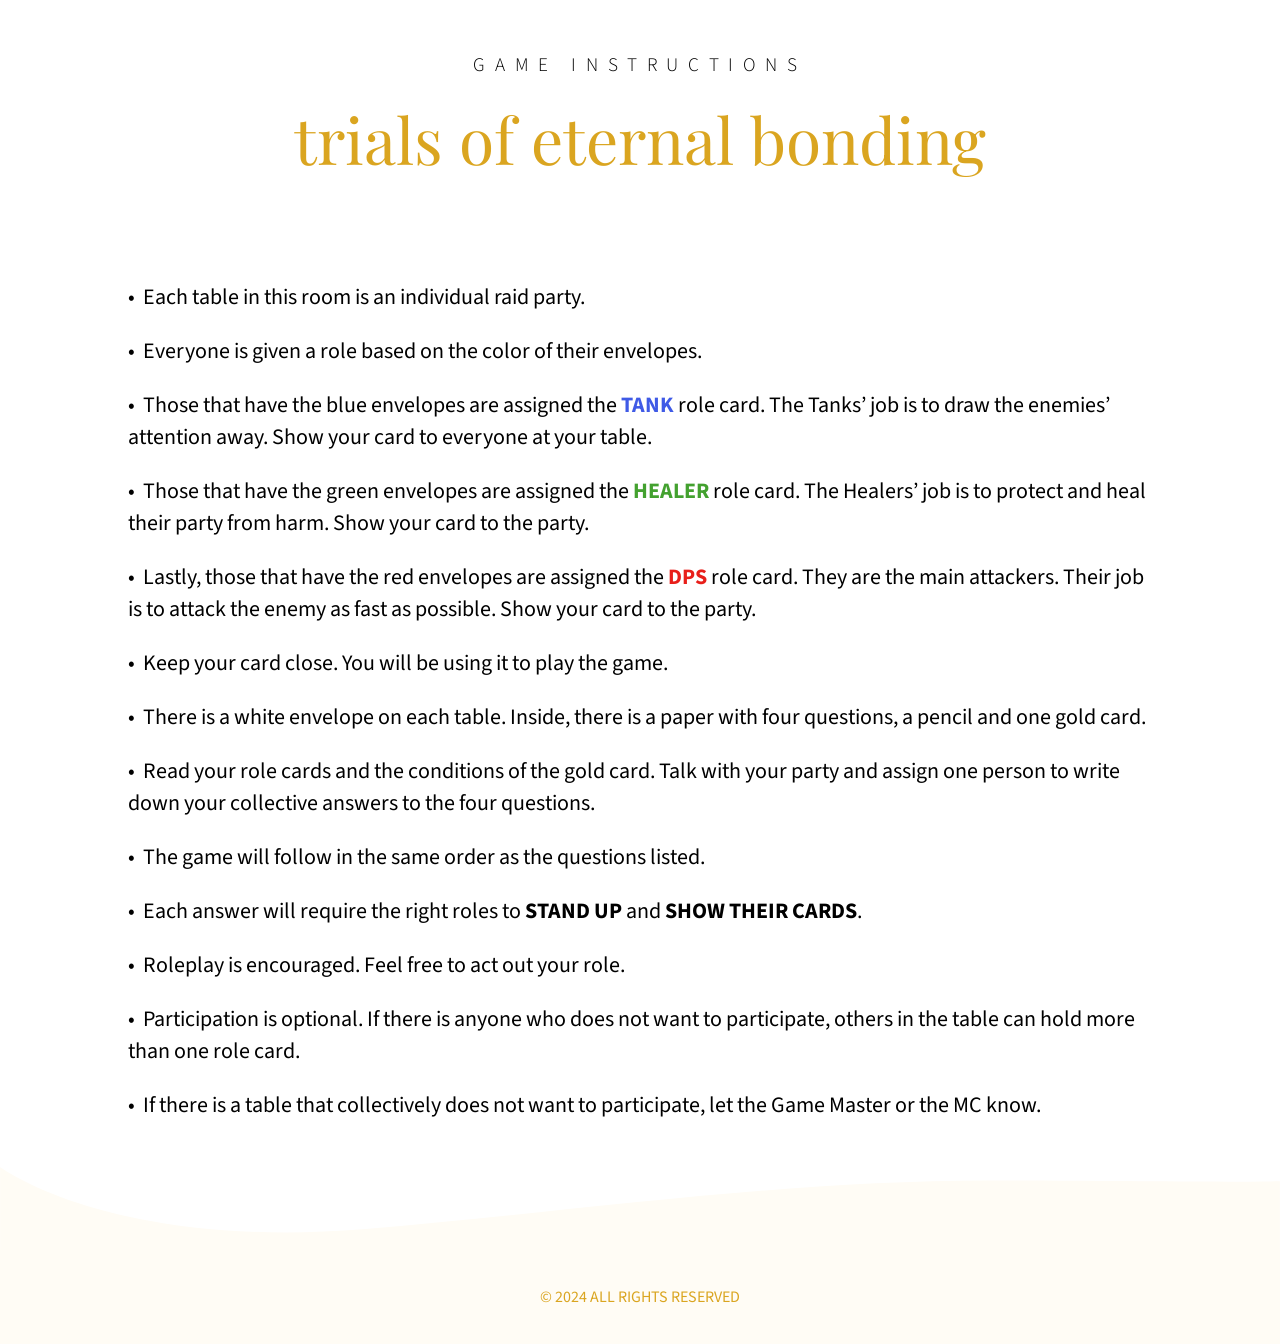
<file: game-instructions.html>
<!DOCTYPE html>
<html>
<head>
  <title>Wally & Emily - Wedding 2024</title>
  <link rel="icon" type="image/x-icon" href="/W&E.ico">
  <meta name="viewport" content="width=device-width, initial-scale=1">
  <meta name="description" content="">
  <meta name="viewport" content="width=device-width, initial-scale=1.0">
  <!-- Css -->
  <link href="https://fonts.googleapis.com/css?family=Playfair+Display" rel="stylesheet">
  <link href="https://db.onlinewebfonts.com/c/a9a4fb46da375d0d04e57aee6db11caa?family=Jupiter-Bold" rel="stylesheet">
  <link href="https://fonts.googleapis.com/css?family=Source+Sans+Pro:200,300,400,600,700" rel="stylesheet">
  <link href="css/instructions.css" rel="stylesheet" type="text/css" media="all" />
</head>

<body>
  <button onclick="topFunction()" id="myBtn" title="Go to top">
    <a class="scroll-to-top scroll">
      <svg version="1.1" xmlns="http://www.w3.org/2000/svg" xmlns:xlink="http://www.w3.org/1999/xlink" x="0px" y="0px" viewBox="0 0 273.1091 238.2098" enable-background="new 0 0 273.1091 238.2098" xml:space="preserve">
      <path fill="#daa520" d="M136.7428,23.457L136.7428,23.457C105.6324-7.6197,55.2286-7.8699,23.8161,23.0177c-31.6835,31.1545-31.6582,82.277-0.501,113.9287l90.7191,92.1591c11.8174,12.005,31.1293,12.1571,43.1343,0.3396l91.6648-90.2325c31.6726-31.1777,32.5645-83.0754,1.4308-114.7912C219.1893-7.2342,168.3452-7.6516,136.7428,23.457z" />
      <path fill="#FFFFFF" d="M110.7149,123.5662l-2.9542-2.9542c-1.2509-1.2509-1.2509-3.2736,0-4.5112l25.8562-25.8695c1.2509-1.2509,3.2736-1.2509,4.5112,0l25.8562,25.8562c1.2509,1.2509,1.2509,3.2736,0,4.5112l-2.9542,2.9542c-1.2642,1.2642-3.3268,1.2376-4.5644-0.0532l-15.2635-16.0221v38.2454c0,1.7699-1.4239,3.1938-3.1938,3.1938H133.75c-1.7699,0-3.1938-1.4239-3.1938-3.1938v-38.2454l-15.2769,16.0354C114.0418,124.8171,111.9791,124.8437,110.7149,123.5662z" />
      </svg>
    </a>
  </button>

  <section style="background-color:#ffffff">
    <h2>GAME INSTRUCTIONS</h2>
    <h1>trials of eternal bonding</h1>

    <div class="centerBlock">
      <div class="fit-content">
        <div class="rowcontent" style="display: inline-block; text-align:left;">
          <p>• &nbsp;Each table in this room is an individual raid party.</p>
          <p>• &nbsp;Everyone is given a role based on the color of their envelopes.</p> 
          <p>• &nbsp;Those that have the blue envelopes are assigned the <b style="color: #3f5ae6;">TANK</b> role card. The Tanks’ job is to draw the enemies’ attention away. Show your card to everyone at your table.</p>
          <p>• &nbsp;Those that have the green envelopes are assigned the <b style="color: #43a12f;">HEALER</b> role card. The Healers’ job is to protect and heal their party from harm. Show your card to the party.</p>
          <p>• &nbsp;Lastly, those that have the red envelopes are assigned the <b style="color: #e81f1a;">DPS</b> role card. They are the main attackers. Their job is to attack the enemy as fast as possible. Show your card to the party.</p>
          <p>• &nbsp;Keep your card close. You will be using it to play the game.</p>
          <p>• &nbsp;There is a white envelope on each table. Inside, there is a paper with four questions, a pencil and one gold card.</p>
          <p>• &nbsp;Read your role cards and the conditions of the gold card. Talk with your party and assign one person to write down your collective answers to the four questions.</p>
          <p>• &nbsp;The game will follow in the same order as the questions listed.</p>
          <p>• &nbsp;Each answer will require the right roles to <b>STAND UP</b> and <b>SHOW THEIR CARDS</b>.</p>
          <p>• &nbsp;Roleplay is encouraged. Feel free to act out your role.</p>
          <p>• &nbsp;Participation is optional. If there is anyone who does not want to participate, others in the table can hold more than one role card.</p>
          <p>• &nbsp;If there is a table that collectively does not want to participate, let the Game Master or the MC know.</p>
        </div>
      </div>
    </div>

    <div class="curved-decoration">
      <svg width="100%" height="100%" class="bg-white-svg" class="bg-white-svg" version="1.1" xmlns="http://www.w3.org/2000/svg" xmlns:xlink="http://www.w3.org/1999/xlink" x="0px" y="0px" viewBox="0 0 2560 168.6227" enable-background="new 0 0 2560 168.6227" xml:space="preserve">
      <g></g>
      <g>
        <path d="M0,0c0,0,219.6543,165.951,730.788,124.0771c383.3156-31.4028,827.2139-96.9514,1244.7139-96.9514c212.5106,0,438.9999,3.5,584.4982,1.5844v139.9126H0V0z"></path>
      </g>
      /svg>
     </div>
  </section>

  <footer><p>© 2024 ALL RIGHTS RESERVED</p></footer>

  <script>
  // Get the button
  let mybutton = document.getElementById("myBtn");

  // When the user scrolls down 20px from the top of the document, show the button
  window.onscroll = function() {scrollFunction()};

  function scrollFunction() {
    if (document.body.scrollTop > 20 || document.documentElement.scrollTop > 20) {
      mybutton.style.display = "block";
    } else {
      mybutton.style.display = "none";
    }
  }

  // When the user clicks on the button, scroll to the top of the document
  function topFunction() {
    document.body.scrollTop = 0;
    document.documentElement.scrollTop = 0;
  }
  </script>
  
</body>
</html>
</file>
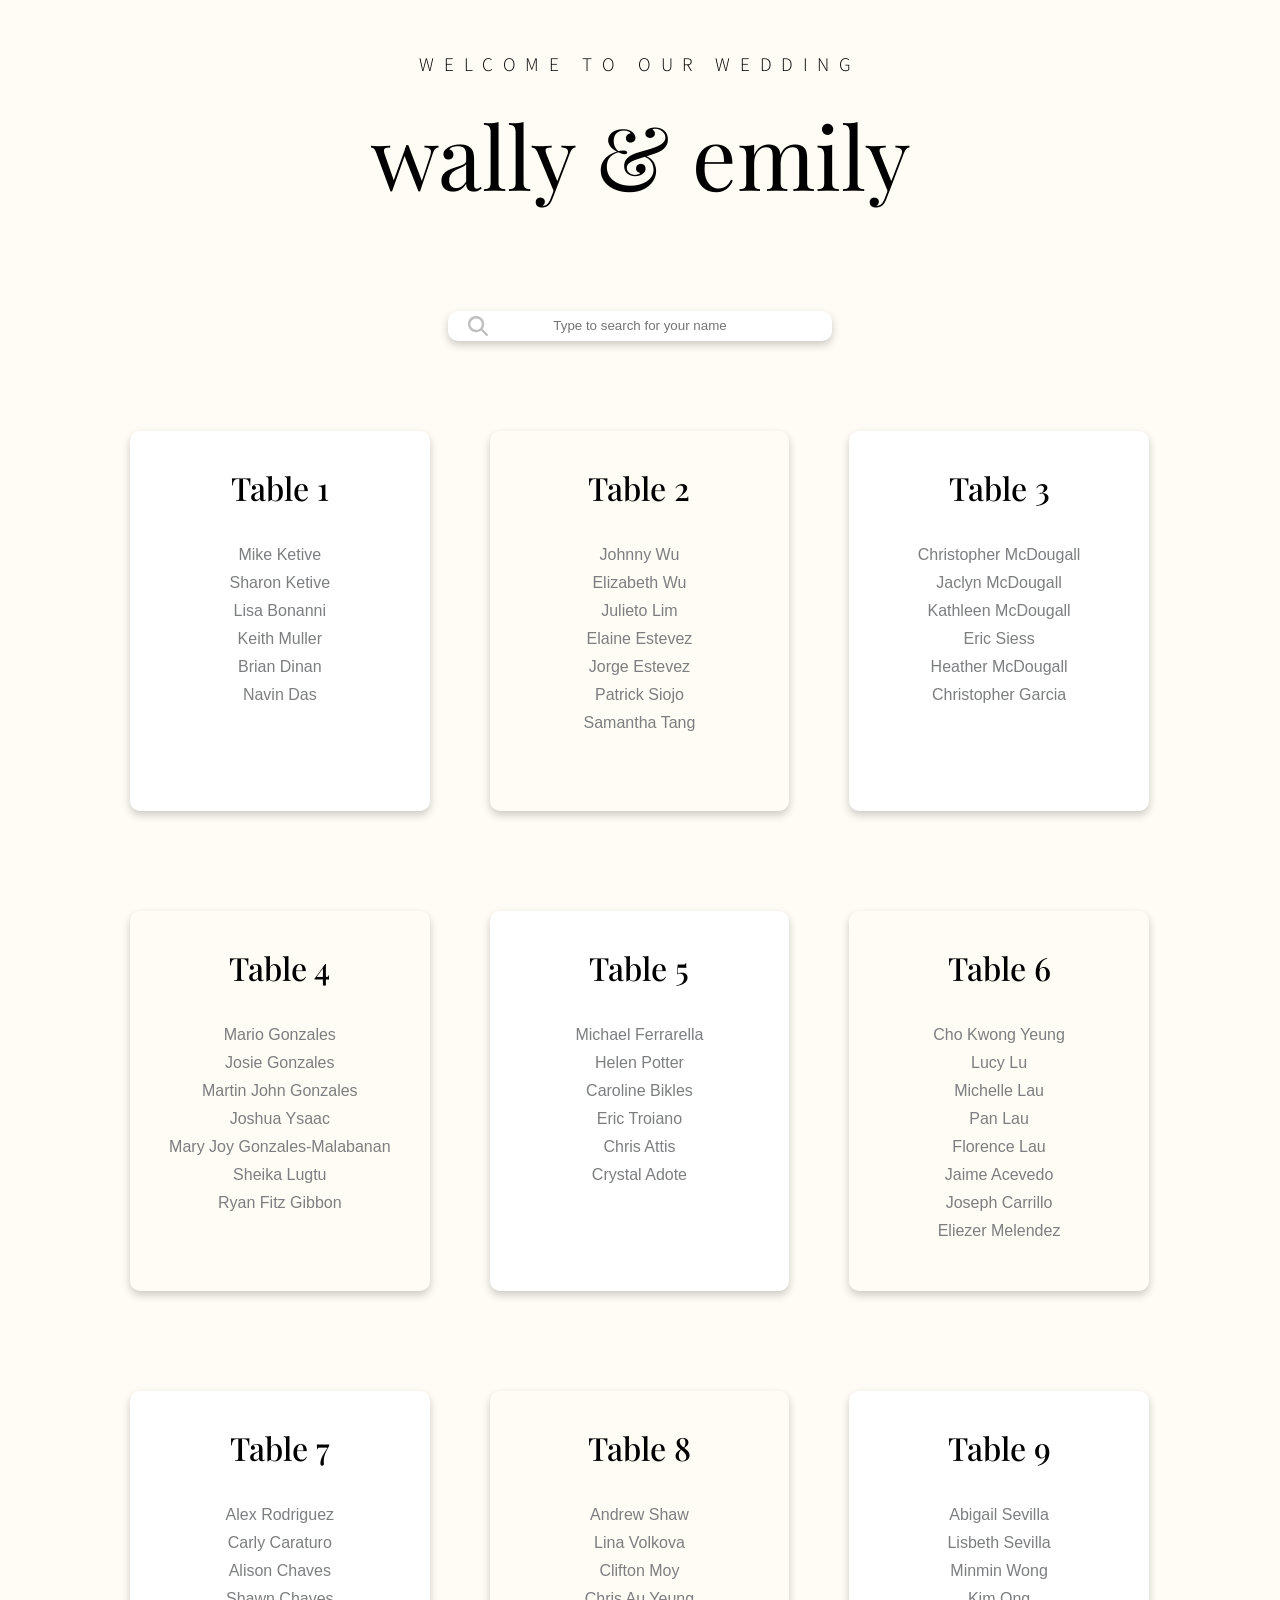
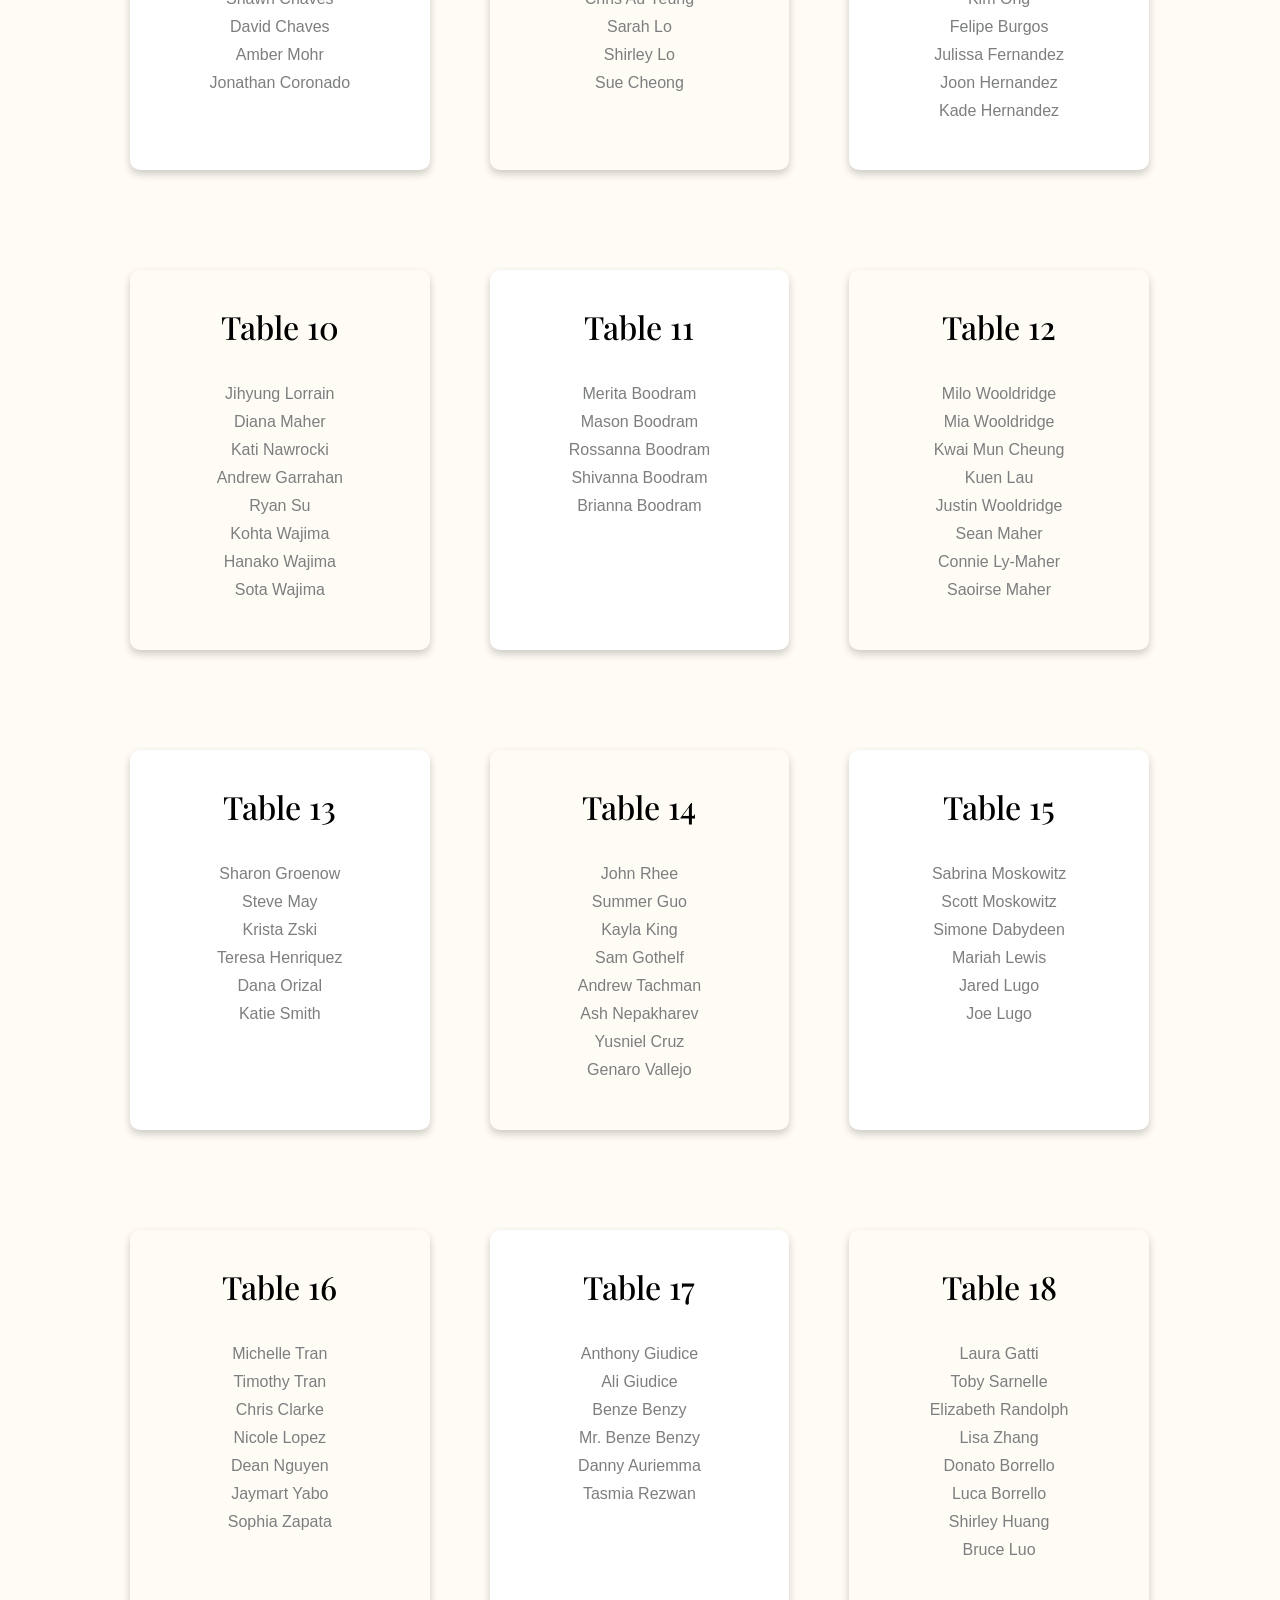
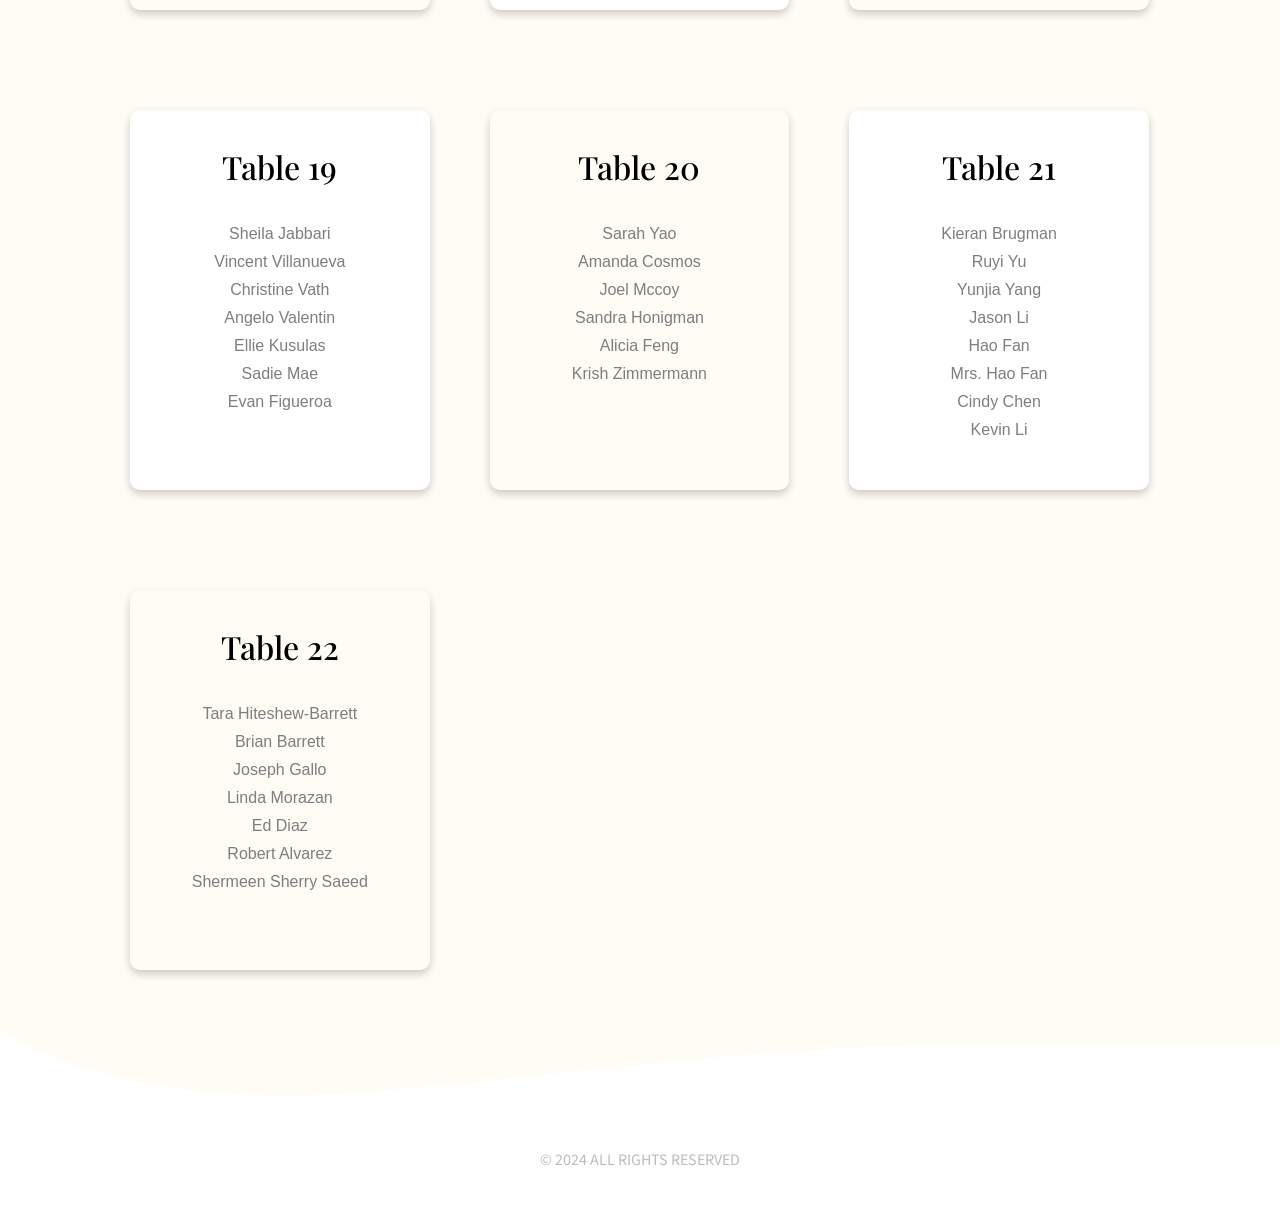
<file: seating-chart.html>
<!DOCTYPE html>
<html>
<head>
  <title>Wally & Emily - Wedding 2024</title>
  <link rel="icon" type="image/x-icon" href="/W&E.ico">
  <meta name="viewport" content="width=device-width, initial-scale=1">
  <meta name="description" content="">
  <meta name="viewport" content="width=device-width, initial-scale=1.0">
  <!-- Css -->
  <link href="https://fonts.googleapis.com/css?family=Playfair+Display" rel="stylesheet">
  <link href="https://db.onlinewebfonts.com/c/a9a4fb46da375d0d04e57aee6db11caa?family=Jupiter-Bold" rel="stylesheet">
  <link href="https://fonts.googleapis.com/css?family=Source+Sans+Pro:200,300,400,600,700" rel="stylesheet">
  <link href="css/seatingchart.css" rel="stylesheet" type="text/css" media="all" />
</head>

<body>
  <button onclick="topFunction()" id="myBtn" title="Go to top">
    <a class="scroll-to-top scroll">
      <svg version="1.1" xmlns="http://www.w3.org/2000/svg" xmlns:xlink="http://www.w3.org/1999/xlink" x="0px" y="0px" viewBox="0 0 273.1091 238.2098" enable-background="new 0 0 273.1091 238.2098" xml:space="preserve">
      <path fill="#daa520" d="M136.7428,23.457L136.7428,23.457C105.6324-7.6197,55.2286-7.8699,23.8161,23.0177c-31.6835,31.1545-31.6582,82.277-0.501,113.9287l90.7191,92.1591c11.8174,12.005,31.1293,12.1571,43.1343,0.3396l91.6648-90.2325c31.6726-31.1777,32.5645-83.0754,1.4308-114.7912C219.1893-7.2342,168.3452-7.6516,136.7428,23.457z" />
      <path fill="#FFFFFF" d="M110.7149,123.5662l-2.9542-2.9542c-1.2509-1.2509-1.2509-3.2736,0-4.5112l25.8562-25.8695c1.2509-1.2509,3.2736-1.2509,4.5112,0l25.8562,25.8562c1.2509,1.2509,1.2509,3.2736,0,4.5112l-2.9542,2.9542c-1.2642,1.2642-3.3268,1.2376-4.5644-0.0532l-15.2635-16.0221v38.2454c0,1.7699-1.4239,3.1938-3.1938,3.1938H133.75c-1.7699,0-3.1938-1.4239-3.1938-3.1938v-38.2454l-15.2769,16.0354C114.0418,124.8171,111.9791,124.8437,110.7149,123.5662z" />
      </svg>
    </a>
  </button>

  <section style="background-color:#fffcf5">
    <h2>WELCOME TO OUR WEDDING</h2>
    <h1>wally & emily</h1>
  
    <input type="text" id="myInput" onkeyup="myFunction()" placeholder="Type to search for your name" title="Type to search for your name">

    <div class="row">
      <div class=hide-box>
        <div class="column center">
          <div class="card">
            <h3>Table 1</h3>
              <ul class="myUL">
                <li><a href="#">Mike Ketive</a></li>
                <li><a href="#">Sharon Ketive</a></li>
                <li><a href="#">Lisa Bonanni</a></li>
                <li><a href="#">Keith Muller</a></li>
                <li><a href="#">Brian Dinan</a></li>
                <li><a href="#">Navin Das</a></li>
                <li><a href="#"><font color=white>.</font></a></li>
                <li><a href="#"><font color=white>.</font></a></li>
              </ul>
          </div>
        </div>
      </div>

      <div class=hide-box>
        <div class="column">
          <div class="card" style="background-color: #fffcf5">
            <h3>Table 2</h3>
              <ul class="myUL">
                <li><a href="#">Johnny Wu</a></li>
                <li><a href="#">Elizabeth Wu</a></li>
                <li><a href="#">Julieto Lim</a></li>
                <li><a href="#">Elaine Estevez</a></li>
                <li><a href="#">Jorge Estevez</a></li>
                <li><a href="#">Patrick Siojo</a></li>
                <li><a href="#">Samantha Tang</a></li>
                <li><a href="#"><font color=white>.</font></a></li>
              </ul>
          </div>
        </div>
      </div>
      
      <div class=hide-box>
        <div class="column">
          <div class="card">
            <h3>Table 3</h3>
              <ul class="myUL">
                <li><a href="#">Christopher McDougall</a></li>
                <li><a href="#">Jaclyn McDougall</a></li>
                <li><a href="#">Kathleen McDougall</a></li>
                <li><a href="#">Eric Siess</a></li>
                <li><a href="#">Heather McDougall</a></li>
                <li><a href="#">Christopher Garcia</a></li>
                <li><a href="#"><font color=white>.</font></a></li>
                <li><a href="#"><font color=white>.</font></a></li>
              </ul>
          </div>
        </div>
      </div>

      <div class=hide-box>
        <div class="column">
          <div class="card" style="background-color: #fffcf5">
            <h3>Table 4</h3>
              <ul class="myUL">
                <li><a href="#">Mario Gonzales</a></li>
                <li><a href="#">Josie Gonzales</a></li>
                <li><a href="#">Martin John Gonzales</a></li>
                <li><a href="#">Joshua Ysaac</a></li>
                <li><a href="#">Mary Joy Gonzales-Malabanan</a></li>
                <li><a href="#">Sheika Lugtu</a></li>
                <li><a href="#">Ryan Fitz Gibbon</a></li>
                <li><a href="#"><font color=white>.</font></a></li>
              </ul>
          </div>
        </div>
      </div>

      <div class=hide-box>
        <div class="column">
          <div class="card">
            <h3>Table 5</h3>
              <ul class="myUL">
                <li><a href="#">Michael Ferrarella</a></li>
                <li><a href="#">Helen Potter</a></li>
                <li><a href="#">Caroline Bikles</a></li>
                <li><a href="#">Eric Troiano</a></li>
                <li><a href="#">Chris Attis</a></li>
                <li><a href="#">Crystal Adote</a></li>
                <li><a href="#"><font color=white>.</font></a></li>
                <li><a href="#"><font color=white>.</font></a></li>
              </ul>
          </div>
        </div>
      </div>

      <div class=hide-box>
        <div class="column">
          <div class="card" style="background-color: #fffcf5">
            <h3>Table 6</h3>
              <ul class="myUL">
                <li><a href="#">Cho Kwong Yeung</a></li>
                <li><a href="#">Lucy Lu</a></li>
                <li><a href="#">Michelle Lau</a></li>
                <li><a href="#">Pan Lau</a></li>
                <li><a href="#">Florence Lau</a></li>
                <li><a href="#">Jaime Acevedo</a></li>
                <li><a href="#">Joseph Carrillo </a></li>
                <li><a href="#">Eliezer Melendez</a></li>
              </ul>
          </div>
        </div>
      </div>

      <div class=hide-box>
        <div class="column">
          <div class="card">
            <h3>Table 7</h3>
              <ul class="myUL">
                <li><a href="#">Alex Rodriguez</a></li>
                <li><a href="#">Carly Caraturo</a></li>
                <li><a href="#">Alison Chaves</a></li>
                <li><a href="#">Shawn Chaves</a></li>
                <li><a href="#">David Chaves</a></li>
                <li><a href="#">Amber Mohr</a></li>
                <li><a href="#">Jonathan Coronado</a></li>
                <li><a href="#"><font color=white>.</font></a></li>
              </ul>
          </div>
        </div>
      </div>

      <div class=hide-box>
        <div class="column">
          <div class="card" style="background-color: #fffcf5">
            <h3>Table 8</h3>
              <ul class="myUL">
                <li><a href="#">Andrew Shaw</a></li>
                <li><a href="#">Lina Volkova</a></li>
                <li><a href="#">Clifton Moy</a></li>
                <li><a href="#">Chris Au Yeung</a></li>
                <li><a href="#">Sarah Lo</a></li>
                <li><a href="#">Shirley Lo</a></li>
                <li><a href="#">Sue Cheong</a></li>
                <li><a href="#"><font color=white>.</font></a></li>
              </ul>
          </div>
        </div>
      </div>

      <div class=hide-box>
        <div class="column">
          <div class="card">
            <h3>Table 9</h3>
              <ul class="myUL">
                <li><a href="#">Abigail Sevilla</a></li>
                <li><a href="#">Lisbeth Sevilla</a></li>
                <li><a href="#">Minmin Wong</a></li>
                <li><a href="#">Kim Ong</a></li>
                <li><a href="#">Felipe Burgos</a></li>
                <li><a href="#">Julissa Fernandez</a></li>
                <li><a href="#">Joon Hernandez</a></li>
                <li><a href="#">Kade Hernandez</a></li>
              </ul>
          </div>
        </div>
      </div>

      <div class=hide-box>
        <div class="column">
          <div class="card" style="background-color: #fffcf5">
            <h3>Table 10</h3>
              <ul class="myUL">
                <li><a href="#">Jihyung Lorrain</a></li>
                <li><a href="#">Diana Maher</a></li>
                <li><a href="#">Kati Nawrocki </a></li>
                <li><a href="#">Andrew Garrahan</a></li>
                <li><a href="#">Ryan Su</a></li>
                <li><a href="#">Kohta Wajima</a></li>
                <li><a href="#">Hanako Wajima</a></li>
                <li><a href="#">Sota Wajima</a></li>
              </ul>
          </div>
        </div>
      </div>

      <div class=hide-box>
        <div class="column">
          <div class="card">
            <h3>Table 11</h3>
              <ul class="myUL">
                <li><a href="#">Merita Boodram</a></li>
                <li><a href="#">Mason Boodram</a></li>
                <li><a href="#">Rossanna Boodram</a></li>
                <li><a href="#">Shivanna Boodram</a></li>
                <li><a href="#">Brianna Boodram</a></li>
                <li><a href="#"><font color=white>.</font></a></li>
                <li><a href="#"><font color=white>.</font></a></li>
                <li><a href="#"><font color=white>.</font></a></li>
              </ul>
          </div>
        </div>
      </div>

      <div class=hide-box>
        <div class="column">
          <div class="card" style="background-color: #fffcf5">
            <h3>Table 12</h3>
              <ul class="myUL">
                <li><a href="#">Milo Wooldridge</a></li>
                <li><a href="#">Mia Wooldridge</a></li>
                <li><a href="#">Kwai Mun Cheung</a></li>
                <li><a href="#">Kuen Lau</a></li>
                <li><a href="#">Justin Wooldridge</a></li>
                <li><a href="#">Sean Maher</a></li>
                <li><a href="#">Connie Ly-Maher</a></li>
                <li><a href="#">Saoirse Maher</a></li>
              </ul>
          </div>
        </div>
      </div>

      <div class=hide-box>
        <div class="column">
          <div class="card">
            <h3>Table 13</h3>
              <ul class="myUL">
                <li><a href="#">Sharon Groenow</a></li>
                <li><a href="#">Steve May</a></li>
                <li><a href="#">Krista Zski</a></li>
                <li><a href="#">Teresa Henriquez</a></li>
                <li><a href="#">Dana Orizal</a></li>
                <li><a href="#">Katie Smith</a></li>
                <li><a href="#"><font color=white>.</font></a></li>
                <li><a href="#"><font color=white>.</font></a></li>
              </ul>
          </div>
        </div>
      </div>

      <div class=hide-box>
        <div class="column">
          <div class="card" style="background-color: #fffcf5">
            <h3>Table 14</h3>
              <ul class="myUL">
                <li><a href="#">John Rhee</a></li>
                <li><a href="#">Summer Guo</a></li>
                <li><a href="#">Kayla King</a></li>
                <li><a href="#">Sam Gothelf</a></li>
                <li><a href="#">Andrew Tachman</a></li>
                <li><a href="#">Ash Nepakharev</a></li>
                <li><a href="#">Yusniel Cruz</a></li>
                <li><a href="#">Genaro Vallejo</a></li>
              </ul>
          </div>
        </div>
      </div>

      <div class=hide-box>
        <div class="column">
          <div class="card">
            <h3>Table 15</h3>
              <ul class="myUL">
                <li><a href="#">Sabrina Moskowitz</a></li>
                <li><a href="#">Scott Moskowitz</a></li>
                <li><a href="#">Simone Dabydeen</a></li>
                <li><a href="#">Mariah Lewis</a></li>
                <li><a href="#">Jared Lugo</a></li>
                <li><a href="#">Joe Lugo</a></li>
                <li><a href="#"><font color=white>.</font></a></li>
                <li><a href="#"><font color=white>.</font></a></li>
              </ul>
          </div>
        </div>
      </div>

      <div class=hide-box>
        <div class="column">
          <div class="card" style="background-color: #fffcf5">
            <h3>Table 16</h3>
              <ul class="myUL">
                <li><a href="#">Michelle Tran</a></li>
                <li><a href="#">Timothy Tran</a></li>
                <li><a href="#">Chris Clarke</a></li>
                <li><a href="#">Nicole Lopez</a></li>
                <li><a href="#">Dean Nguyen</a></li>
                <li><a href="#">Jaymart Yabo</a></li>
                <li><a href="#">Sophia Zapata</a></li>
                <li><a href="#"><font color=white>.</font></a></li>
              </ul>
          </div>
        </div>
      </div>

      <div class=hide-box>
        <div class="column">
          <div class="card">
            <h3>Table 17</h3>
              <ul class="myUL">
                <li><a href="#">Anthony Giudice</a></li>
                <li><a href="#">Ali Giudice</a></li>
                <li><a href="#">Benze Benzy</a></li>
                <li><a href="#">Mr. Benze Benzy</a></li>
                <li><a href="#">Danny Auriemma</a></li>
                <li><a href="#">Tasmia Rezwan</a></li>
                <li><a href="#"><font color=white>.</font></a></li>
                <li><a href="#"><font color=white>.</font></a></li>
              </ul>
          </div>
        </div>
      </div>

      <div class=hide-box>
        <div class="column">
          <div class="card" style="background-color: #fffcf5">
            <h3>Table 18</h3>
              <ul class="myUL">
                <li><a href="#">Laura Gatti</a></li>
                <li><a href="#">Toby Sarnelle</a></li>
                <li><a href="#">Elizabeth Randolph</a></li>
                <li><a href="#">Lisa Zhang</a></li>
                <li><a href="#">Donato Borrello</a></li>
                <li><a href="#">Luca Borrello</a></li>
                <li><a href="#">Shirley Huang</a></li>
                <li><a href="#">Bruce Luo</a></li>
              </ul>
          </div>
        </div>
      </div>

      <div class=hide-box>
        <div class="column">
          <div class="card">
            <h3>Table 19</h3>
              <ul class="myUL">
                <li><a href="#">Sheila Jabbari</a></li>
                <li><a href="#">Vincent Villanueva</a></li>
                <li><a href="#">Christine Vath</a></li>
                <li><a href="#">Angelo Valentin</a></li>
                <li><a href="#">Ellie Kusulas</a></li>
                <li><a href="#">Sadie Mae</a></li>
                <li><a href="#">Evan Figueroa</a></li>
                <li><a href="#"><font color=white>.</font></a></li>
              </ul>
          </div>
        </div>
      </div>

      <div class=hide-box>
        <div class="column">
          <div class="card" style="background-color: #fffcf5">
            <h3>Table 20</h3>
              <ul class="myUL">
                <li><a href="#">Sarah Yao</a></li>
                <li><a href="#">Amanda Cosmos</a></li>
                <li><a href="#">Joel Mccoy</a></li>
                <li><a href="#">Sandra Honigman</a></li>
                <li><a href="#">Alicia Feng</a></li>
                <li><a href="#">Krish Zimmermann</a></li>
                <li><a href="#"><font color=white>.</font></a></li>
                <li><a href="#"><font color=white>.</font></a></li>
              </ul>
          </div>
        </div>
      </div>

      <div class=hide-box>
        <div class="column">
          <div class="card">
            <h3>Table 21</h3>
              <ul class="myUL">
                <li><a href="#">Kieran Brugman</a></li>
                <li><a href="#">Ruyi Yu</a></li>
                <li><a href="#">Yunjia Yang</a></li>
                <li><a href="#">Jason Li</a></li>
                <li><a href="#">Hao Fan</a></li>
                <li><a href="#">Mrs. Hao Fan</a></li>
                <li><a href="#">Cindy Chen</a></li>
                <li><a href="#">Kevin Li</a></li>
              </ul>
          </div>
        </div>
      </div>

      <div class=hide-box>
        <div class="column">
          <div class="card" style="background-color: #fffcf5">
            <h3>Table 22</h3>
              <ul class="myUL">
                <li><a href="#">Tara Hiteshew-Barrett</a></li>
                <li><a href="#">Brian Barrett</a></li>
                <li><a href="#">Joseph Gallo</a></li>
                <li><a href="#">Linda Morazan</a></li>
                <li><a href="#">Ed Diaz</a></li>
                <li><a href="#">Robert Alvarez</a></li>
                <li><a href="#">Shermeen Sherry Saeed</a></li>
                <li><a href="#"><font color=white>.</font></a></li>
              </ul>
          </div>
        </div>
      </div>
    </div>

    <div class="curved-decoration">
      <svg width="100%" height="100%" class="bg-white-svg" class="bg-white-svg" version="1.1" xmlns="http://www.w3.org/2000/svg" xmlns:xlink="http://www.w3.org/1999/xlink" x="0px" y="0px" viewBox="0 0 2560 168.6227" enable-background="new 0 0 2560 168.6227" xml:space="preserve">
      <g></g>
      <g>
        <path d="M0,0c0,0,219.6543,165.951,730.788,124.0771c383.3156-31.4028,827.2139-96.9514,1244.7139-96.9514c212.5106,0,438.9999,3.5,584.4982,1.5844v139.9126H0V0z"></path>
      </g>
      /svg>
     </div>
  </section>

  <footer><p>© 2024 ALL RIGHTS RESERVED</p></footer>

  <script>
    function myFunction() {
        var input, filter, ul, li, a, i, txtValue;
        input = document.getElementById("myInput");
        filter = input.value.toUpperCase();
        // get all of the li elements that are contained by "myUL" elements
        document.querySelectorAll(".myUL li")
        // iterate over them 
          .forEach(l => l
          // toggle the "hidden" class on those li items that have
            .classList.toggle("hidden",
            // an anchor tag whose text includes the text typed into the textbox
              !l.querySelector("a").textContent.toUpperCase().includes(filter)));

        document.querySelectorAll(".hide-box")
          .forEach(d => d
            .classList.toggle("hidden",
              ([...d.querySelectorAll('.myUL li')]
                .every(l => l.classList.contains("hidden"))
              )
            )  
        )
    }
  </script>

  <script>
  // Get the button
  let mybutton = document.getElementById("myBtn");

  // When the user scrolls down 20px from the top of the document, show the button
  window.onscroll = function() {scrollFunction()};

  function scrollFunction() {
    if (document.body.scrollTop > 20 || document.documentElement.scrollTop > 20) {
      mybutton.style.display = "block";
    } else {
      mybutton.style.display = "none";
    }
  }

  // When the user clicks on the button, scroll to the top of the document
  function topFunction() {
    document.body.scrollTop = 0;
    document.documentElement.scrollTop = 0;
  }
  </script>
  
</body>
</html>
</file>
<file: css/main.css>
/* 

Foxewedding - Beautiful Wedding html template
Copyright 2019  www.mutationmedia.net 
Created by : mutationthemes  
Heavily edited by : MuEnLi

*/

/* Table of Content ================================================== 

1.Preloader
2.Site wrapper
3.Hero
4.Date
5.Love story
6.Wedding
7.Gallery
8.Gift registry
9.RSVP
19.Footer
11.Miscellaneous
12.Mediaqueries



/*Preloader*/

 .loader {
     background: #ffffff;
     bottom: 0;
     height: 100%;
     left: 0;
     position: fixed;
     right: 0;
     top: 0;
     width: 100%;
     z-index: 10000;
}
 .loader-inner {
     left: 0;
     position: absolute;
     top: 50%;
     width: 100%;
     text-align: center;
     transform: translateY(-50%);
     -webkit-transform: translateY(-50%);
     -moz-transform: translateY(-50%);
     -ms-transform: translateY(-50%);
     -o-transform: translateY(-50%);
}
 .loading-spinner {
     width: 4.5rem;
     height: 4.5rem;
     animation: spinner-rotate 2s ease-in-out infinite;
     -webkit-animation: spinner-rotate 2s ease-in-out infinite;
     -moz-animation: spinner-rotate 2s ease-in-out infinite;
     -ms-animation: spinner-rotate 2s ease-in-out infinite;
     -o-animation: spinner-rotate 2s ease-in-out infinite;
}
 .spinner {
     animation: spinner-color 8s ease-in-out infinite, spinner-dash 2s ease-in-out infinite;
     -webkit-animation: spinner-color 8s ease-in-out infinite, spinner-dash 2s ease-in-out infinite;
     -moz-animation: spinner-color 8s ease-in-out infinite, spinner-dash 2s ease-in-out infinite;
     -ms-animation: spinner-color 8s ease-in-out infinite, spinner-dash 2s ease-in-out infinite;
     -o-animation: spinner-color 8s ease-in-out infinite, spinner-dash 2s ease-in-out infinite;
     stroke-linecap: round;
}
 @keyframes spinner-rotate {
     100% {
         transform: rotate(360deg);
         -webkit-transform: rotate(360deg);
         -moz-transform: trotate(360deg);
         -ms-transform: rotate(360deg);
         -o-transform: rotate(360deg);
    }
}

@keyframes spinner-color {
    0%, 100% {
        stroke: #e25d5d;
    }
    20% {
        stroke: #df6e6e;
    }
    40% {
        stroke: #e25d5d;
    }
    60% {
        stroke: #df6e6e;
    }
    80% {
        stroke: #e25d5d;
    }

    
}
 @keyframes spinner-dash {
     0% {
         stroke-dasharray: 1, 200;
         stroke-dashoffset: 0;
    }
     50% {
         stroke-dasharray: 90, 200;
         stroke-dashoffset: -35px;
    }
     100% {
         stroke-dasharray: 90, 200;
         stroke-dashoffset: -125px;
    }
}
/*End preloader*/

/*Site wrapper*/

.wrapper {
    position: relative;
    background-color: #ffffff;
}
/*End site wrapper*/

/* Hero Section*/

.header {
    position: relative;
}
.bg-image {
    top: 0;
    left: 0;
    width: 100%;
    height: 100%;
    z-index: 0;
    object-fit: cover;
    position: absolute;
}
.min-vh-80 {
    padding-top: 10rem;
    padding-bottom: 10rem;
}
.curved-decoration {
    position: relative;
    z-index: 2;
    top: 5px;
    width: 100%;
}
.curved-decoration svg {
    height: 7vw;
}
.curved-decoration svg {
    position: relative;
    z-index: 2;
    top: 1px;
    width: 100%;
}
.curved-decoration svg:not([class*="bg"]) path {
    fill: #ffffff;
}

.navbar-expand-lg .navbar-logo  {
    width:7rem;
}
.header-navbar {
    padding:0; 
}
.header-navbar .navbar-brand{
    padding-top: 1.2rem;
    padding-bottom: 1.2rem;
}
.navbar-expand-lg .navbar-nav .nav-link{
    color: #717171;
    position: relative;
    font-weight: 400;
    display: block;
    text-transform: uppercase;
    font-size: 0.8125rem;
    letter-spacing: 0.055rem;
}
/* End hero Section*/

/*Date section*/
#clockdiv{
     font-size: 2rem;
    font-weight: 500;
    line-height: 1;
    color: rgb(218, 165, 32);
}

#clockdiv > div{
    margin-right: 20px;
    margin-bottom: 20px;
    padding: 16px;
    border-style: solid;
    border-width: 1px;
    border-color: #dce0e0;
    border-radius: 10px;
    display: inline-block;
    box-shadow: 0.56rem 0.56rem 0 rgba(0, 0, 0, 0.02);
}

#clockdiv div > span{
    padding: 0px 15px 10px 15px;
    border-radius: 3px;
    display: inline-block;
}

.smalltext{
    font-size: .85rem;
    font-weight: 400;
    display: block;
    color: #000000;
    text-align: center;
    padding-bottom: 8px;
}

/*End date section*/

/*Story section*/

.story {
    list-style: none;
    display: flex;
    flex-direction: column;
    padding: 0;
    width: 100%;
}
.story li .story-icon {
    margin-left: -1.5rem;
    margin-right: 1.5rem;
}
.story-icon {
    width: 3rem;
    height: 3rem;
    border-radius: 50%;
    align-items: center;
    justify-content: center;
    display: flex;
    flex-shrink: 0;
}
.story-icon .icon-svg{
    height: 1rem;
}
.story li {
    display: flex;
    align-items: center;
    width: 50%;
    margin-left: 50%;
}
.story li:nth-child(2n) .story-icon {
    margin-right: -1.5rem;
    margin-left: 1.5rem;
}
.story li:nth-child(2n) {
    margin-left: 0;
    margin-right: 50%;
    flex-direction: row-reverse;
    text-align: right; 
}
.story li:not(:last-child):after {
    content: '';
    display: block;
    position: absolute;
    top: 4.357rem;
    width: 1px;
    height: 3rem;
    background: #bfbbb8;
    opacity: .5;
    
}
.story li:not(:last-child) {
    position: relative;
    padding-bottom: 4.5rem;
}


/*End story section*/

/*Wedding section*/

.icon-round {
    flex-shrink: 0;
    width: 4.5rem;
    height: 4.5rem;
    border-radius: 50%;
    display: flex;
    align-items: center;
    justify-content: center;
}
svg.icon-svg{
    background: none !important;
}
.icon-round > .icon-svg {
    height: 2.5rem;
}
.info{
    color: rgb(218, 165, 32);
    text-decoration: underline;
    text-decoration-color: rgb(218, 165, 32);
}
.info:hover {
    cursor: pointer;
    color: #9c7619;
    text-decoration-color: #9c7619;
}

/* The Modal (background) */
.modal {
    display: none; /* Hidden by default */
    position: fixed; /* Stay in place */
    z-index: 9999; /* Sit on top */
    padding-top: 100px; /* Location of the box */
    left: 0;
    top: 0;
    width: 100%; /* Full width */
    height: 100%; /* Full height */
    overflow: auto; /* Enable scroll if needed */
    background-color: rgb(0,0,0); /* Fallback color */
    background-color: rgba(0,0,0,0.4); /* Black w/ opacity */
}

/* Modal Content */
.modal-content {
    text-align: center;
    background-color: #fefefe;
    margin: auto;
    padding: 20px 30px 50px;
    border: 1px solid #888;
    width: 50%;
}

/* The Close Button */
.close {
    color: #aaaaaa;
    text-align: right;
    font-size: 28px;
    font-weight: bold;
}

.close:hover,
.close:focus {
    color: #000;
    text-decoration: none;
    cursor: pointer;
}

/*End wedding section*/

/*Gallery section*/

.card-gutters {
    margin-right: -8px;
    margin-left: -8px;
}
.card-gutters > .col, .card-gutters > [class*="col-"] {
    padding-right: 8px;
    padding-left: 8px;
}

/*End gallery section*/

/*Gift section*/

section#gift:after{
    background-image: url(../assets/svg/pattern.svg);
    background-repeat: repeat;
    position: absolute;
    content: "";
    height: 1000px;
    width: 100%;
    top: -156px;
    z-index: 2;
}
.icon-logo-svg {
    height: 1.5rem;
    fill: #ffffff;
}

/*End gift section*/

/*RSVP*/

.play-btn-container {
    overflow: hidden;
    display: flex;
    align-items: center;
    justify-content: center;
}
.btn-play {
    border-radius: 50%;
    width: 4.75rem;
    height: 4.75rem;
    padding: 0;
    display: flex;
    align-items: center;
    justify-content: center;
}
.btn-play > .icon-svg{
  height: 1rem;
}

.svg-decoration {
    position: absolute;
}
.svg-decoration.middle-left {
    top: 20%;
    left: -12rem;
}
.svg-decoration.bottom-right {
    top: 30%;
    right: -11rem;
}


/*End RSVP*/

/* Footer*/

ul.instafeed-list  {
    margin:0 -4px;
    margin-top: -5px;
}
ul.instafeed-list li {
   display: inline-block;
  padding: 5px;
}
ul.instafeed-list li a{
  display: block;
  position: relative;
  overflow: hidden;
}

/* End footer*/


/*Miscellaneous*/

::-moz-selection {
    background: #e25d5d;
    color: #ffffff;
}
 .gradient-overlay:before {
    background-color: rgba(23,23,38,.6);
    position: absolute;
    top: 0;
    right: 0;
    bottom: 0;
    z-index: 1;
    width: 100%;
    height: 100%;
    content: "";
}
a,::before
{
    transition: all 0.3s ease 0s;
    -webkit-transition: all 0.3s ease 0s;
    -moz-transition: all 0.3s ease 0s;
    -ms-transition: all 0.3s ease 0s;
    -o-transition: all 0.3s ease 0s;
}
.shadow-lg {
    box-shadow: 0 0 40px rgba(38, 38, 38, 0.1) !important
}
.font-size-11-5 {
    font-size: .71875rem;
}
.font-size-12 {
    font-size: .75rem;
}
.font-size-13 {
    font-size:.8125rem;
}
.font-size-14 {
    font-size: .875rem;
}
.font-size-15 {
    font-size: .9375rem;
}
.font-weight-200 {
    font-weight: 200;
}
.font-weight-300 {
    font-weight: 300;
}
.font-weight-400 {
    font-weight: 400;
}
.font-weight-600 {
    font-weight: 600;
}
.font-weight-700 {
    font-weight: 700;
}
.flex-fill {
    flex: 1 1 auto !important;
}
.btn-wide {
    min-width: 10rem;
}
.btn-wide-sm {
    min-width: 5.5rem;
}
.hover-effect {
    position: relative;
    display: block;
    overflow: hidden;
}
.hover-effect-container {
    position: absolute;
    top: 50%;
    left: 50%;
    -webkit-transform: translate(-50%, -50%);
    transform: translate(-50%, -50%);
}
.hover-effect-icon-inner {
    position: absolute;
    top: 50%;
    left: 50%;
    -webkit-transform: translate(-50%, -50%);
    transform: translate(-50%, -50%);
}
.hover-effect:hover .hover-effect-icon {
    opacity: 1;
    -webkit-transform: scale(1);
    transform: scale(1);
}
.hover-effect-icon {
    display: inline-block;
    vertical-align: middle;
    text-align: center;
    color: #fff;
    background-color: #e25d5d;
    width: 2.35rem;
    height: 2.35rem;
    font-size: 0.75rem;
    border-radius: 50%;
    opacity: 0;
    transition: 0.4s;
    -webkit-transform: scale(0.7);
    transform: scale(0.7)
}
.hover-effect-icon.has-svg{
    background-color: transparent;
}
.hover-effect-icon.hover-effect-icon-small{
    width: 1.75rem;
    height: 1.75rem;
    font-size: 0.6rem;
}
h1 > a, h2 > a, h3 > a, h4 > a, h5 > a, h6 > a, .h1 > a, .h2 > a, .h3 > a, .h4 > a, .h5 > a, .h6 > a {
    color: #daa520;
}
h1 > a:hover, h2 > a:hover, h3 > a:hover, h4 > a:hover, h5 > a:hover, h6 > a:hover, .h1 > a:hover, .h2 > a:hover, .h3 > a:hover, .h4 > a:hover, .h5 > a:hover, .h6 > a:hover {
    color: #9c7619;
}
.z-index-2{
    z-index: 2;
}
.z-index-3{
    z-index: 3;
}
.scroll-to-top:not(.active) {
    opacity: 0;
    transform: translate3d(0, 20px, 0);
    -webkit-transform: translate3d(0, 20px, 0);
    -moz-transform: translate3d(0, 20px, 0);
    pointer-events: none;
}
.scroll-to-top.active:hover {
    transform: translate3d(0, -5px, 0);
    -webkit-transform: translate3d(0, -5px, 0);
    -moz-transform: translate3d(0, -5px, 0);
}
.scroll-to-top {
    position: fixed;
    width: 2.65rem;
    height: 2.65rem;
    text-align: center;
    right: 2.875rem;
    bottom: 3.6875rem;
    z-index: 100;
}
.bg-icon-primary {
    background: rgba(226, 93, 93,0.05) !important;
}
.bg-icon-white {
    background: rgba(255, 255, 255, 0.1) !important;
}
.bg-primary-svg {
    fill: rgb(218, 165, 32);
}
.bg-secondary-svg {
    fill: #f8f5ed;
}
.bg-white-svg{
    fill: #ffffff;
}
.form-group label.custom-control-label {
    color: #7c7e7f;
}
.opacity-8{
    opacity: 0.8;
}
.hover-arrow:hover span {
    transform: translate3d(5px, 0, 0);
}
.hover-arrow span {
    display: inline-block;
    margin-left: .375rem;
    transition: transform 0.2s ease;
    font-size: 11px;
}
.upper-letter-space{
    letter-spacing: 0.055rem;
}
.font-secondary{
    font-family: 'Playfair Display', serif;
}
.card.bg-primary{
    border-color: rgb(218, 165, 32);
}
.o-hidden{
    overflow: hidden;
}
.form-group label {
    font-size: 0.9375rem;
    font-weight: 500;
    color: #222222;
}
svg {
    vertical-align: middle;
}
.badge-overlap{
    position: relative;
    top: -16px;
}
section,
.section {
    position: relative;
    width: 100%;
    z-index: 4;
}
.spacer-lg {
    padding-top: 9rem;
    padding-bottom: 9rem;
}
.spacer-xlg {
    padding-top: 12rem;
    padding-bottom: 12rem;
}
section.hero {
    padding-top: 8rem;
    padding-bottom:8rem;
}
div[class*="col-"].spacer-one-bottom-lg, .spacer-one-bottom-lg{
    padding-bottom: 6rem;
}
div[class*="col-"].spacer-one-top-lg, .spacer-one-top-lg{
    padding-top: 6rem;
}
div[class*="col-"].spacer-double-lg, .spacer-double-lg {
    padding-top: 6rem;
    padding-bottom: 6rem;
}
div[class*="col-"].spacer-one-bottom-md, .spacer-one-bottom-md{
    padding-bottom: 5rem;
}
div[class*="col-"].spacer-one-top-md, .spacer-one-top-md{
    padding-top: 5rem;
}
div[class*="col-"].spacer-double-md, .spacer-double-md {
    padding-top: 5rem;
    padding-bottom:5rem;
}
div[class*="col-"].spacer-one-bottom-sm, .spacer-one-bottom-sm{
    padding-bottom: 4rem;
}
div[class*="col-"].spacer-one-top-sm, .spacer-one-top-sm{
    padding-top: 4rem;
}
div[class*="col-"].spacer-double-sm, .spacer-double-sm {
    padding-top: 4rem;
    padding-bottom: 4rem;
}
div[class*="col-"].spacer-one-bottom-xs, .spacer-one-bottom-xs{
    padding-bottom: 2rem;
}
div[class*="col-"].spacer-one-top-xs, .spacer-one-top-xs{
    padding-top: 2rem;
}
div[class*="col-"].spacer-double-xs, .spacer-double-xs {
    padding-top: 2rem;
    padding-bottom: 2rem;
}
div[class*="col-"].spacer-one-bottom-xxs, .spacer-one-bottom-xxs{
    padding-bottom: 1.5rem;
}
div[class*="col-"].spacer-one-top-xxs, .spacer-one-top-xxs{
    padding-top: 1.5rem;
}
div[class*="col-"].spacer-double-xxs, .spacer-double-xxs {
    padding-top: 1.5rem;
    padding-bottom: 1.5rem;
}
/*End Miscellaneous*/

.header .logo-light {
    display: none;
}
ul.instafeed-list li{
    width: 78.67px;
}
.signature svg {
    width: 11em;
}
.svg-decoration.bottom-right{
    width: 17rem;
    display: none;
}
.svg-decoration.middle-left {
    width: 22rem;
    display: none;
}
.display-4 {
    font-size: 3.2rem;
}
.display-state{
    display: none !important;
}

/*Mediaqueries*/

.btn-navbar-toggler{
    margin-top: 1.375rem;
    margin-bottom: 1.375rem;
    margin-top: 1rem;
    margin-bottom: 1rem;
    padding: 10px 13px;
    color: #333342;
    font-size: 1rem;
}

@media (max-width: 991px) {
}

@media (min-width: 992px) {
    .display-4 {
        font-size: 3.5rem;
    }
    .min-vh-80 {
        min-height: 80vh;
    }
    .icon-logo-svg {
        height: 2.1rem;
        fill: #ffffff;
    }

    section#gift:after{
      height: 780px;
    }
    .svg-decoration.bottom-right, .svg-decoration.middle-left{
      display: block;
    }
    .display-state{
      display: flex !important;
    }

    ul.instafeed-list li {
        width: 87.67px;
    }
    .svg-decoration.middle-left {
        top: 20%;
        left: -12rem;
        width: 28rem
    }
    .svg-decoration.bottom-right {
        top: 30%;
        right: -11rem;
        width: 20rem;
    }
    .signature svg {
        width: 12em;
    }
    .header {
        position: absolute;
        left: 0;
        right: 0;
        top: 0;
        width: 100%;
        z-index: 1040;
        background-color: transparent;
    }
    .header .logo-light {
        display: block;
    }
    .header .navbar-expand-lg .navbar-nav .nav-link{
      color: #ffffff;
    }
    .header.switched-header {
        background-color: #ffffff;
        -webkit-box-shadow: 0 1px 30px rgba(0, 0, 0, 0.1);
        -moz-box-shadow: 0 1px 30px rgba(0, 0, 0, 0.1);
        box-shadow: 0 1px 30px rgba(0, 0, 0, 0.1);
        left: 0;
        position: fixed;
        top: 0;
        width: 100%;
        z-index: 999;
    }
    .header .logo-dark {
        display: none
    }
    .header.switched-header .logo-dark{
        display: block;
    }
    .header.switched-header .logo-light {
        display: none;
    }
    .header.switched-header .navbar-expand-lg .navbar-nav .nav-link{
      color: #7c7e7f;
    }
    .navbar-expand-lg {
        -ms-flex-wrap: wrap;
        flex-wrap: wrap;
      }
    .navbar-expand-lg .header-navbar-nav {
        -ms-flex-align: center;
        align-items: center;
        padding-top: 0;
        padding-bottom: 0;
        margin-left: 0;
    }
    .navbar-expand-lg .header-navbar-nav .nav-link {
        padding-top: 1.375rem;
        padding-bottom: 1.375rem;
        padding-right: 0.75rem;
        padding-left:0.75rem;
    } 
}

@media (max-width: 767.98px) {
}

@media(min-width:768px){
}

@media (max-width: 575px) {
    .display-2{
        font-size: 4.5rem;
    }
    .display-3{
        font-size: 3.5rem;
    }
    .display-4{
        font-size: 2.5rem;
    }

    h1, .h1{
        font-size: 2rem;
    }

    h2, .h2{
        font-size: 1.875rem
    }
    h5, .h5 {
        font-size: 1rem;
    }
    p {
        font-size: 1rem;
    }
    .modal-content {
        width: 80%;
    }
}

@media (min-width: 1200px) {
}
/*End mediaqueries*/

.overlay {
   background:transparent; 
   position:relative; 
   width:100%;
   height:500pxS; /* your iframe height */
   top:480px;  /* your iframe height */
   margin-top:-480px;  /* your iframe height */
}
</file>
<file: css/instructions.css>
/* 

Created by : MuEnLi

*/

/* Game Instructions CSS */

  * {
    box-sizing: border-box;
  }

  div.centerBlock{
    padding: 0;
    margin: auto;
    text-align: center;
  }

  div.rowcontent{
    max-width: 80%;
    margin: auto;
    padding-bottom: 30px
  }

  div.fit-content {
    max-width: 100%;
    text-align: center;
    margin: auto;
  }

  h1 {
    font-family: "Jupiter-Bold", Playfair Display;
    font-size: 4rem;
    color: rgb(218, 165, 32);
    font-weight: 200;
    text-align: center;
    padding-bottom: 25px;
    margin-top:0px;
    padding-left: 5%;
    padding-right: 5%;
  }

  h2 {
    padding-top:50px;
    margin-bottom: 15px;
    font-weight: 300;
    font-size: 1.2rem;
    text-align: center;
    font-family: 'Source Sans Pro','Verdana','Helvetica', sans-serif;
    letter-spacing: .5em;
    margin-top: 0px;
    line-height: 1.6;
  }

  p {
    font-family: 'Source Sans Pro','Verdana','Helvetica', sans-serif;
    font-weight: normal;
    font-size: 1.375rem;
    margin-bottom: 1rem;
    text-align: left;
  }

  footer p {
    color: rgb(218, 165, 32) !important;
    font-size: 100%;
    font-weight: 400;
    display: inline-block;
  }

  body {
    font-family: Arial, Helvetica, sans-serif;
    margin: 0px;
    background-color: #ffffff;
  }

  footer {
    margin-top: -5px;
    background-color: #fffcf5;
    padding: 20px;
    text-align: center;
    color: black;
  }

  #myBtn {
  display: none;
  position: fixed;
  bottom: 4.4rem;
  right: 3.35rem;
  z-index: 99;
  border: none;
  outline: none;
  background-color: rgb(218, 165, 32);
  cursor: pointer;
  padding: 14px;
  border-radius: 10px;
  }

  .scroll-to-top {
    position: fixed;
    width: 2.65rem;
    height: 2.65rem;
    text-align: center;
    right: 2.875rem;
    bottom: 3.6875rem;
    z-index: 100;
  }

  .bg-white-svg {
    fill: #fffcf5;
  }

  /* Responsive columns */
  @media screen and (max-width: 1200px) {
    h1 {
      font-size: 3rem;
      line-height: 1.2;
      padding-bottom: 0px;
    }

    h2 {
      font-size: 1rem;
    }
  }

  @media screen and (max-width: 500px) {
    h1 {
      font-size: 1.7rem;
    }

    p{
      font-size: 1rem;
    }
  }
</file>
<file: css/seatingchart.css>
/* 

Created by : MuEnLi

*/

/* Seating Chart CSS */

  * {
    box-sizing: border-box;
  }

  .hidden { 
    display: none; 
  }

  li {
    list-style: none;
    padding: 5px;
  }

  ul {
    padding: 0;
    list-style-type: none;
  }

  input[type=text] {
    width: 30%;
    height: 50%;
    display: block;
    margin:auto;
    text-align: center;
    margin-bottom: 50px;
  }

  h1 {
    font-family: "Jupiter-Bold", Playfair Display;
    font-size: 5.5rem;
    font-weight: 200;
    text-align: center;
    padding-bottom: 25px;
    margin-top:0px;
  }

  h2 {
    padding-top:50px;
    margin-bottom: 15px;
    font-weight: 300;
    font-size: 1.2rem;
    text-align: center;
    font-family: 'Source Sans Pro','Verdana','Helvetica', sans-serif;
    letter-spacing: .5em;
    margin-top: 0px;
    line-height: 1.6;
  }

  h3 {
    font-weight: 500;
    font-size: 2rem;
    text-align: center;
    font-family: Playfair Display;
    margin-top: 5px;
  }

  p {
    font-family: 'Source Sans Pro','Verdana','Helvetica', sans-serif;
    font-weight: 300;
    font-size: 1.375rem;
    margin-bottom: 1rem;
    text-align: center;
  }

  footer p {
    color: #bfbbb8 !important;
    font-size: 100%;
    font-weight: 400;
    display: inline-block;
  }

  body {
    font-family: Arial, Helvetica, sans-serif;
    margin: 0px;
    background-color: #ffff;
  }

  a {
    pointer-events: none;
    cursor: default;
    text-decoration: none;
    color: #7c7e7f;
  }

  footer {
    margin-top: -5px;
    background-color: white;
    padding: 20px;
    text-align: center;
    color: black;
  }

  /* Float three columns side by side */
  .column {
    float: left;
    width: 33.3%;
    padding: 0 30px;
    padding-bottom: 60px;
    padding-top: 40px;
  }

  /* Remove extra left and right margins, due to padding */
  .row {
    margin: 0 100px;
  }

  /* Clear floats after the columns */
  .row:after {
    content: "";
    display: table;
    clear: both;
  }

  /* Style the counter cards */
  .card {
    box-shadow: 0 4px 8px 0 rgba(0, 0, 0, 0.2);
    padding: 10%;
    text-align: center;
    background-color: #ffff;
    transition: all 0.25s ease;
    animation: populate 0.5s ease-out normal backwards;
    border-radius: 0.625rem;
  }

  @keyframes populate {
    0% {
      transform: scale(0);
    }
  }

.scroll-to-top {
  position: fixed;
  width: 2.65rem;
  height: 2.65rem;
  text-align: center;
  right: 2.875rem;
  bottom: 3.6875rem;
  z-index: 100;
}

#myBtn {
  display: none;
  position: fixed;
  bottom: 4.4rem;
  right: 3.35rem;
  z-index: 99;
  border: none;
  outline: none;
  background-color: rgb(218, 165, 32);
  cursor: pointer;
  padding: 14px;
  border-radius: 10px;
}

.bg-white-svg {
  fill: #ffffff;
}

#myInput {
  height:30px;
  border-radius: 10px;
  border-width: 0px;
  box-shadow: 0 4px 8px 0 rgba(0, 0, 0, 0.2);
  border: 0px;
  background-image: url('/assets/svg/magnifying-glass.svg');
  background-position-x:20px;
  background-position-y: center;
  background-repeat: no-repeat;
  background-size: 20px;
}

/* Responsive columns */
@media screen and (max-width: 1200px) {
  .column {
    width: 100%;
    display: block;
    margin-bottom: 30px;
  }

  #myInput {
    width: 80%;
  }
}

/* Responsive columns */
@media screen and (max-width: 500px) {
  h1 {
    font-size: 3rem;
    line-height: 1.2;
    padding-bottom: 0px;
  }

  h2 {
    font-size: 0.8rem;
  }

  input[type=text] {
    padding-bottom: 0px;
    margin-bottom: 0px;
  }

  .column {
    padding-bottom: 0px;
  }

  .row {
    margin: 0px!important;
    padding-bottom: 0px;
  }
}
</file>
